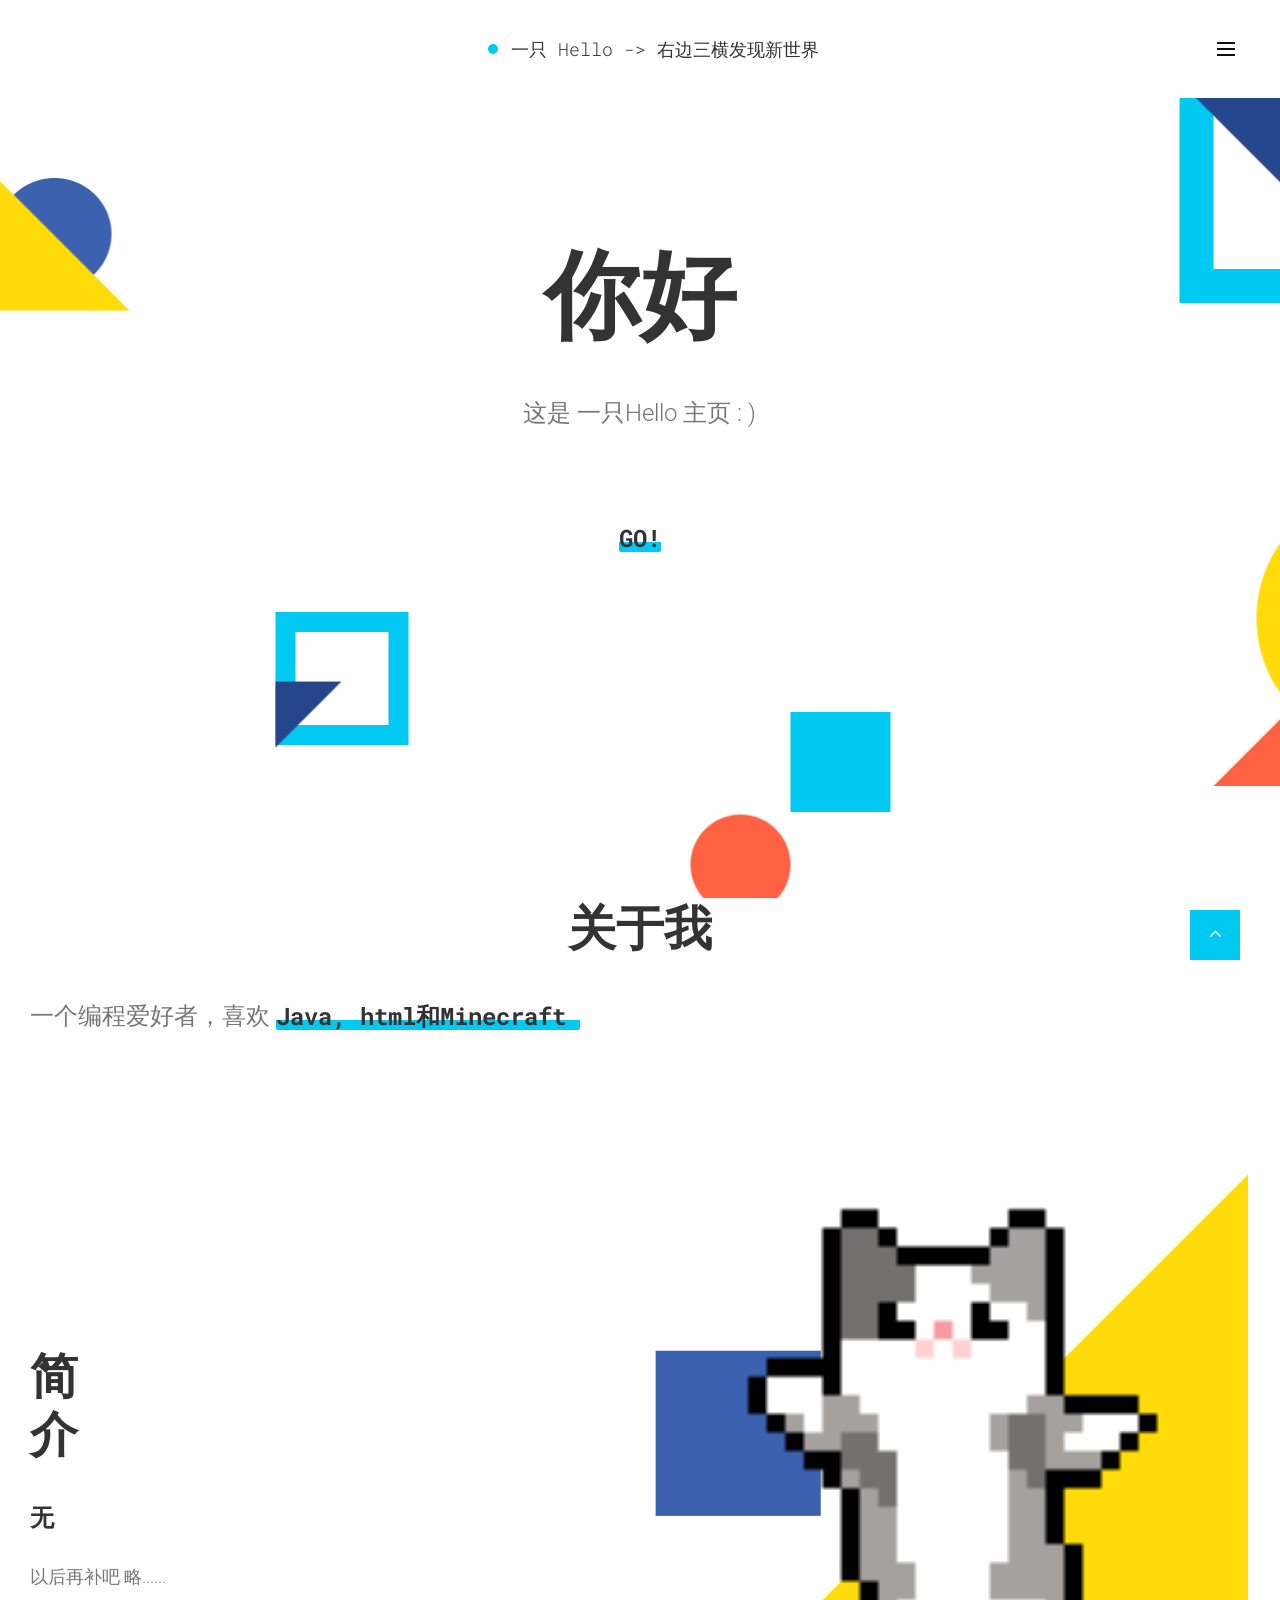
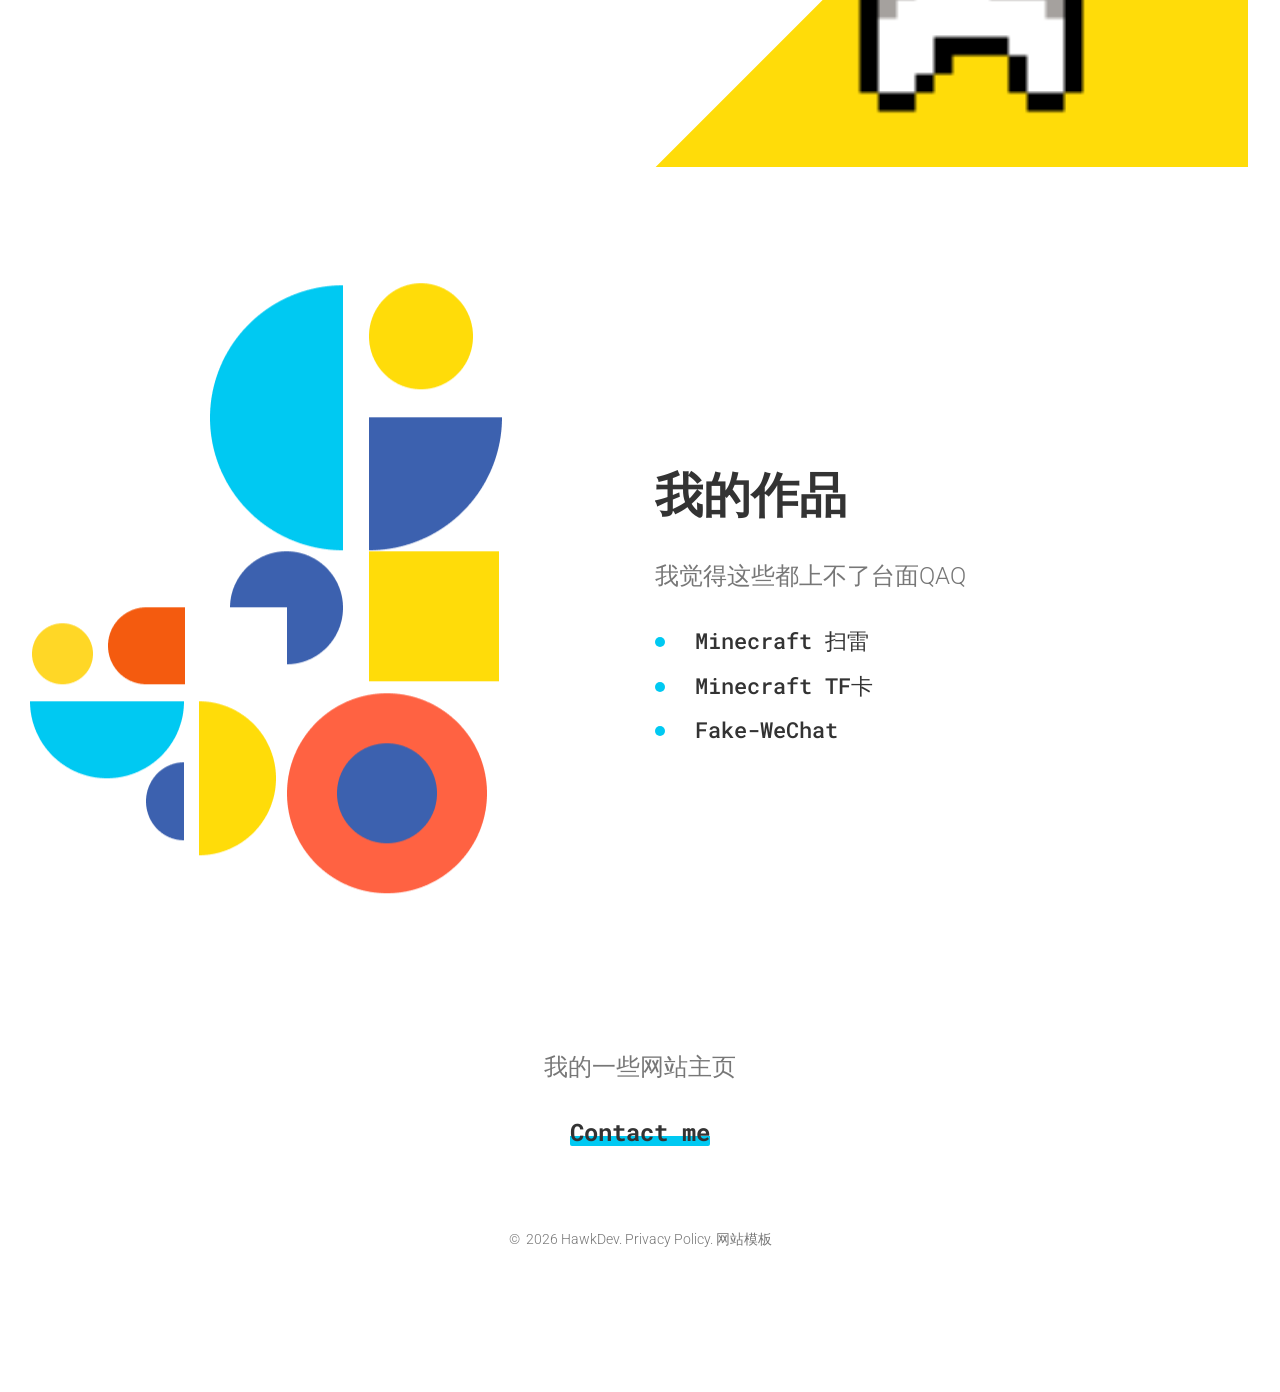
<file: index.html>
<!DOCTYPE html>
<html class="wide wow-animation" lang="zh-cn">
  <head>
    <title>Home</title>
    <meta charset="utf-8">
    <meta name="viewport" content="width=device-width, height=device-height, initial-scale=1.0">
    <meta http-equiv="X-UA-Compatible" content="IE=edge">
    <link rel="icon" href="images/favicon.ico" type="image/x-icon">
    <link rel="stylesheet" type="text/css" href="https://fonts.googleapis.com/css?family=Roboto+Mono:400,500,700%7CRoboto:300,400,500%7CWork+Sans:400,700&amp;display=swap">
    <link rel="stylesheet" href="css/bootstrap.css">
    <link rel="stylesheet" href="css/fonts.css">
    <link rel="stylesheet" href="css/style.css">
    <style>.ie-panel{display: none;background: #212121;padding: 10px 0;box-shadow: 3px 3px 5px 0 rgba(0,0,0,.3);clear: both;text-align:center;position: relative;z-index: 1;} html.ie-10 .ie-panel, html.lt-ie-10 .ie-panel {display: block;}</style>
  </head>
  <body>
    <div class="preloader">
      <div class="preloader-body">
        <div class="cssload-container">
          <div class="cssload-speeding-wheel"></div>
        </div>
        <p>加载中......</p>
        <a>(如果加载时间大于 5 秒  即为出现bug 刷新解决)</a>
      </div>
    </div>
    <div class="page">
      <header class="section page-header">
        <!--RD Navbar-->
        <div class="rd-navbar-wrap"> 
          <nav class="rd-navbar rd-navbar-classic" data-layout="rd-navbar-mode" data-xs-layout="rd-navbar-mode" data-sm-layout="rd-navbar-mode" data-md-layout="rd-navbar-mode" data-md-device-layout="rd-navbar-mode" data-lg-layout="rd-navbar-mode" data-lg-device-layout="rd-navbar-mode" data-xl-layout="rd-navbar-mode" data-xxl-layout="rd-navbar-mode" data-xl-device-layout="rd-navbar-mode" data-lg-stick-up-offset="46px" data-xl-stick-up-offset="46px" data-xxl-stick-up-offset="46px" data-lg-stick-up="true" data-xl-stick-up="true" data-xxl-stick-up="true">
            <div class="rd-navbar-main-outer">
              <div class="rd-navbar-main">
                <!--RD Navbar Panel-->
                <div class="rd-navbar-panel">
                  <!--RD Navbar Brand-->
                  <div class="rd-navbar-brand">
                    <!--Brand--><a class="brand" href="index.html"><img class="brand-logo-dark" src="images/logo-default-76x22.svg" alt="" width="76" height="22"/><img class="brand-logo-light" src="images/logo-default-76x22.svg" alt="" width="76" height="22"/></a>
                  </div>
                  <div class="rd-navbar-center">
                    <p>一只 Hello    -> 右边三横发现新世界</p>
                  </div>
                  <!--RD Navbar Toggle-->
                  <button class="rd-navbar-toggle" data-rd-navbar-toggle=".rd-navbar-nav-wrap"><span></span></button>
                  <div class="rd-navbar-nav-wrap">
                    <ul class="rd-navbar-nav">
                      <li class="rd-nav-item active"><a class="rd-nav-link" href="index.html">主页</a>
                      </li>
                      
                      <li class="rd-nav-item"><a class="rd-nav-link" href="contacts.html">作品下载连接</a>
                      </li>

                      <li class="rd-nav-item"><a class="rd-nav-link" href="tool.html">小工具 & 小游戏(制作中)</a>
                      </li>
                    </ul>
                  </div>
                </div>
              </div>
            </div>
          </nav>
        </div>
      </header>
      <section class="section bg-white section-collapse section-single">
        <div class="section-single-decore">
          <div class="section-single-decore-item" style="background-image: url(&quot;images/bg-decorate-1.png&quot;)" data-parallax='{"rate":50}'></div>
          <div class="section-single-decore-item" style="background-image: url(&quot;images/bg-decorate-2.png&quot;)" data-parallax='{"rate":-50}'></div>
        </div>
        <div class="section-single-inner">
          <div class="section-xl">
            <div class="container text-center">
              <div class="row justify-content-center">
                <div class="col-md-10 col-lg-9 col-xl-8 wow fadeInUp" data-wow-delay=".1s">
                  <h1>你好</h1>
                  <p>这是 一只Hello 主页 : )</p><a class="button button-link" href="#"><span>GO!</span></a>
                </div>
              </div>
            </div>
          </div>
        </div>
      </section>
      <!-- section about-->
      <section class="section section-xl bg-white section-collapse">
        <div class="container">
          <h2 class="text-center">关于我</h2>
          <div class="row row-30">
            <div class="col-md-6">
              <p>一个编程爱好者，喜欢 <a class="button button-link" href="#"><span>Java, html和Minecraft</span>.</a>
            </p>
            </div>
          </div>
        </div>
      </section>
      <!-- section history-->
      <section class="section section-xl section-collapse bg-white">
        <div class="container">
          <div class="row row-50 align-items-center">
            <div class="col-md-6 wow fadeInLeft">
              <h2>简<br>介</h2>
              <div class="history-item">
                <h4>无</h4>
              </div>
              <div class="history-item">
                <div class="history-date">以后再补吧  略......</div>
              </div>
            </div>
            <div class="col-md-6">
              <div class="box-animate block-md">
                <div class="image-block"><img class="wow fadeInLeft image-decore-1" src="images/decorate-1-166x166.png" alt="" width="166" height="166"/><img class="wow fadeInRight image-decore-2" src="images/decorate-2-593x593.png" alt="" width="593" height="593" data-wow-delay="0.15"/><img class="wow fadeIn image-main" src="images/history-1-631x705.png" alt="" width="631" height="705" data-wow-delay="0.25"/>
                </div>
              </div>
            </div>
          </div>
        </div>
      </section>
      <section class="section section-xl section-collapse bg-white">
        <div class="container">
          <div class="row row-30 justify-content-between align-items-center">
            <div class="col-md-6 col-xl-5"><img class="wow fadeInLeft" src="images/img-awards-1-472x610.png" alt="" width="472" height="610" data-parallax='{"rate":-50}'/>
            </div>
            <div class="col-md-6">
              <div class="box-animate">
                <h2 class="wow fadeInRight">我的作品</h2>
                <p class="wow fadeInRight" data-wow-delay=".2s">我觉得这些都上不了台面QAQ</p>
                <ul class="list-marked wow fadeInRight" data-wow-delay=".4s">
                  <li>Minecraft 扫雷</li>
                  <li>Minecraft TF卡</li>
                  <li>Fake-WeChat</li>
                </ul>
              </div>
            </div>
          </div>
        </div>
      </section>
      <footer class="section footer-classic section-collapse">
        <div class="container">
          <div class="row justify-content-center">
            <div class="col-md-9 col-xl-7 col-xl-6">
              <p>我的一些网站主页</p><a class="button button-link" href="contacts.html"><span>Contact me</span></a>
              </p>
            </div>
          </div>
          <p class="rights"><span>&copy;&nbsp; </span><span class="copyright-year"></span><span>&nbsp;</span><span>HawkDev</span><span>.&nbsp;</span><a href="privacy-policy.html">Privacy Policy</a>. <a target="_blank" href="https://www.mobanwang.com/" title="网站模板">网站模板</a></p>
        </div>
      </footer>
    </div>
    <div class="snackbars" id="form-output-global"> </div>
    <script src="js/core.min.js"></script>
    <script src="js/script.js"></script>
  </body>
</html>
</file>
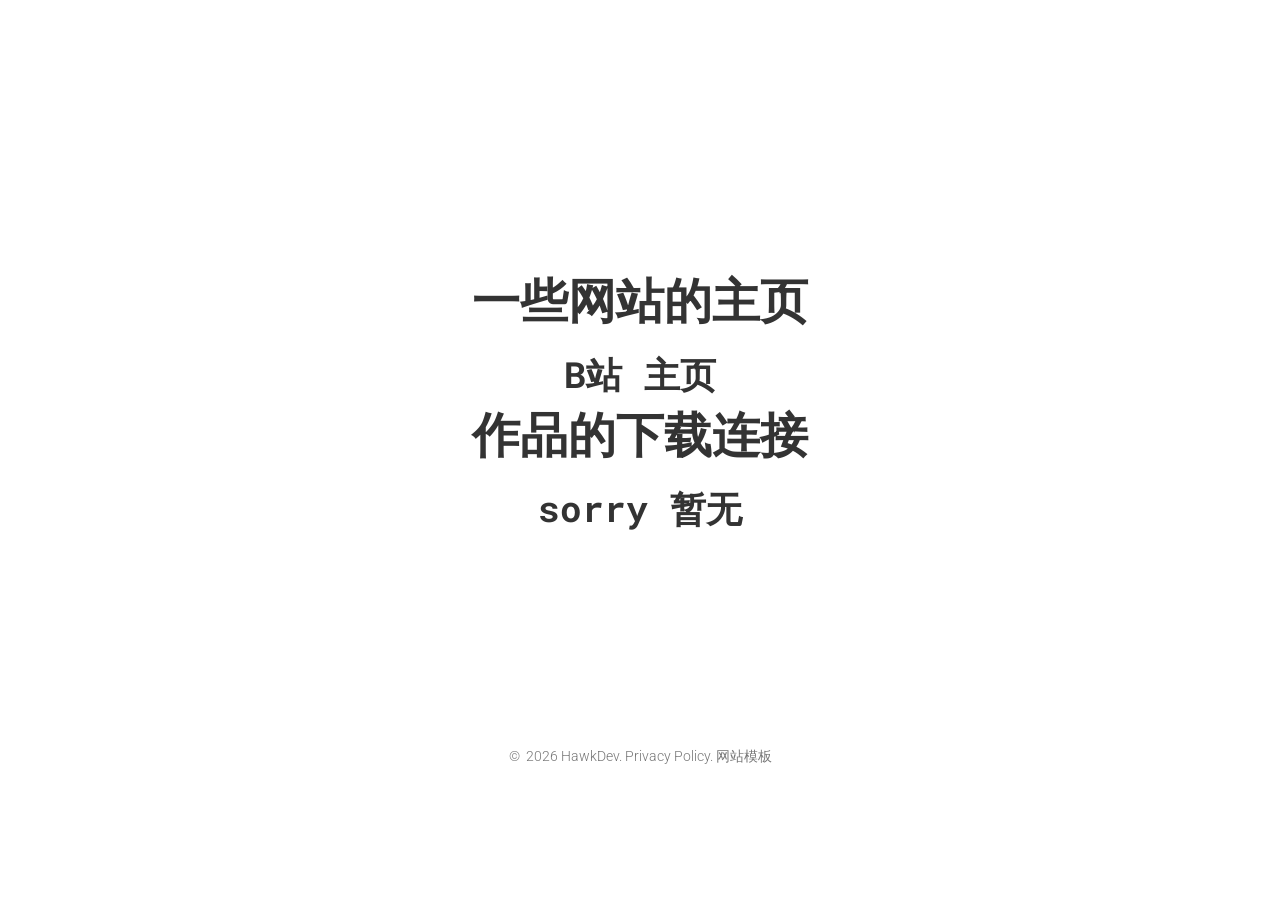
<file: contacts.html>
<!DOCTYPE html>
<html class="wide wow-animation" lang="en">
  <head>
    <title>Contacts</title>
    <meta charset="utf-8">
    <meta name="viewport" content="width=device-width, height=device-height, initial-scale=1.0">
    <meta http-equiv="X-UA-Compatible" content="IE=edge">
    <link rel="icon" href="images/favicon.ico" type="image/x-icon">
    <link rel="stylesheet" type="text/css" href="https://fonts.googleapis.com/css?family=Roboto+Mono:400,500,700%7CRoboto:300,400,500%7CWork+Sans:400,700&amp;display=swap">
    <link rel="stylesheet" href="css/bootstrap.css">
    <link rel="stylesheet" href="css/fonts.css">
    <link rel="stylesheet" href="css/style.css">
    <style>.ie-panel{display: none;background: #212121;padding: 10px 0;box-shadow: 3px 3px 5px 0 rgba(0,0,0,.3);clear: both;text-align:center;position: relative;z-index: 1;} html.ie-10 .ie-panel, html.lt-ie-10 .ie-panel {display: block;}</style>
  </head>
  <body>
    <div class="ie-panel"><a href="http://windows.microsoft.com/en-US/internet-explorer/"><img src="images/ie8-panel/warning_bar_0000_us.jpg" height="42" width="820" alt="You are using an outdated browser. For a faster, safer browsing experience, upgrade for free today."></a></div>
    <div class="preloader">
      <div class="preloader-body">
        <div class="cssload-container">
          <div class="cssload-speeding-wheel"></div>
        </div>
        <p>QAQ</p>
      </div>
    </div>
    <div class="page">
      <header class="section page-header">
        <!--RD Navbar-->
        <div class="rd-navbar-wrap"> 
          <nav class="rd-navbar rd-navbar-classic" data-layout="rd-navbar-mode" data-xs-layout="rd-navbar-mode" data-sm-layout="rd-navbar-mode" data-md-layout="rd-navbar-mode" data-md-device-layout="rd-navbar-mode" data-lg-layout="rd-navbar-mode" data-lg-device-layout="rd-navbar-mode" data-xl-layout="rd-navbar-mode" data-xxl-layout="rd-navbar-mode" data-xl-device-layout="rd-navbar-mode" data-lg-stick-up-offset="46px" data-xl-stick-up-offset="46px" data-xxl-stick-up-offset="46px" data-lg-stick-up="true" data-xl-stick-up="true" data-xxl-stick-up="true">
            <div class="rd-navbar-main-outer">
              <div class="rd-navbar-main">
                <!--RD Navbar Panel-->
                <div class="rd-navbar-panel">
                  <!--RD Navbar Brand-->
                  <div class="rd-navbar-brand">
                    <!--Brand--><a class="brand" href="index.html"><img class="brand-logo-dark" src="images/logo-default-76x22.svg" alt="" width="76" height="22"/><img class="brand-logo-light" src="images/logo-default-76x22.svg" alt="" width="76" height="22"/></a>
                  </div>
                 
                </div>
              </div>
            </div>
          </nav>
        </div>
      </header>
      <!--Mailform-->
      <section class="section bg-white section-custom section-collapse">
        <div class="container">
          <div class="box-contact-info">
            <h2>一些网站的主页</h2>
            <div class="contact-info-phone">
              <a href="https://space.bilibili.com/355829794">B站 主页</a>
            </div>
          </div>
          <div class="box-contact-info">
            <h2>作品的下载连接</h2>
            <div class="contact-info-phone">
              <a href="#">sorry 暂无</a>
            </div>
          </div>
        </div>
      </section>
      <footer class="section section-xl bg-white section-collapse text-center">
        <div class="container">
          <p class="rights"><span>&copy;&nbsp; </span><span class="copyright-year"></span><span>&nbsp;</span><span>HawkDev</span><span>.&nbsp;</span><a href="privacy-policy.html">Privacy Policy</a>. <a target="_blank" href="https://www.mobanwang.com/" title="网站模板">网站模板</a></p>
        </div>
      </footer>
    </div>
    <div class="snackbars" id="form-output-global"> </div>
    <script src="js/core.min.js"></script>
    <script src="js/script.js"></script>
  </body>
</html>
</file>
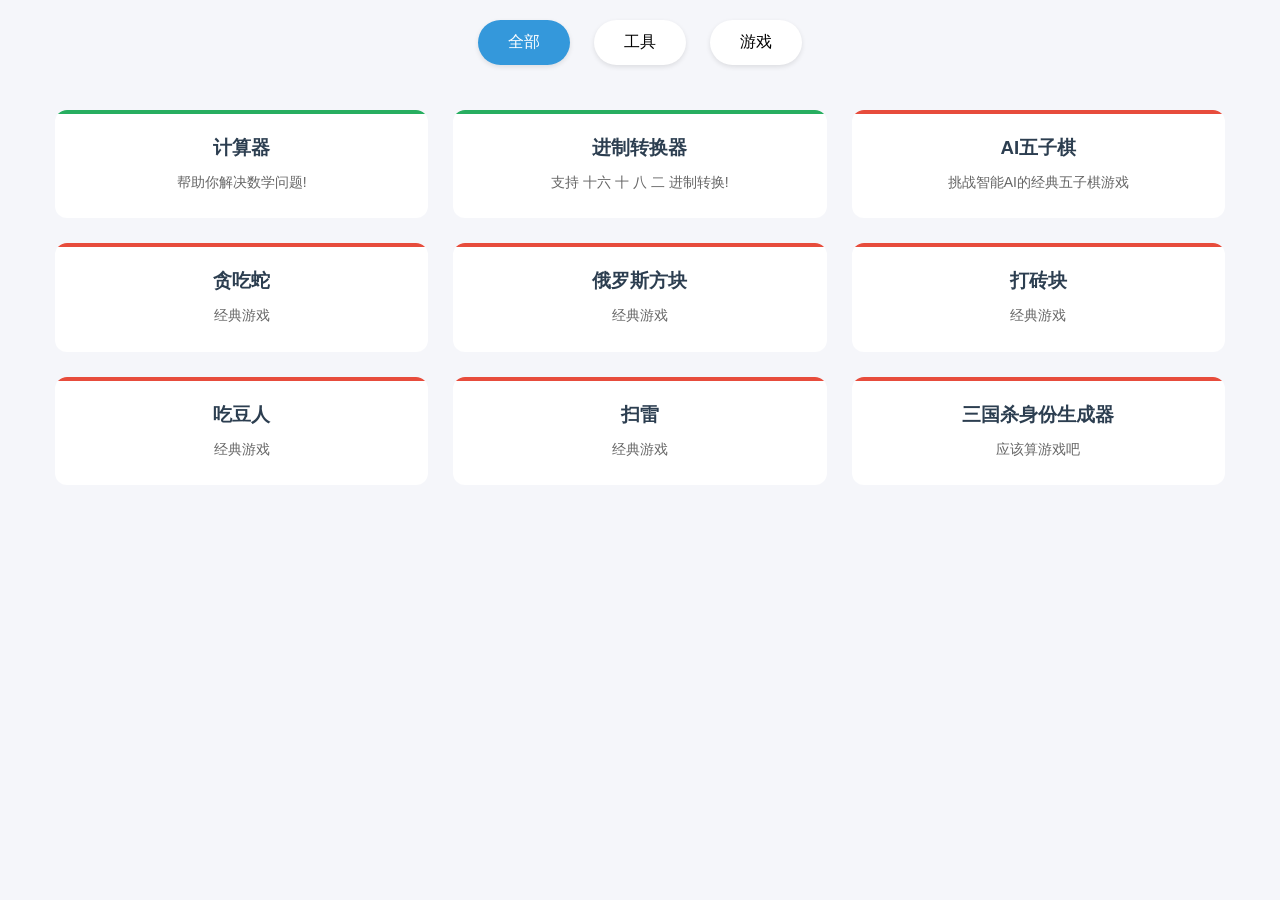
<file: tool.html>
<!DOCTYPE html>
<html lang="zh-CN">
<head>
    <meta charset="UTF-8">
    <title>工具与游戏</title>
    <style>
        :root {
            --primary-color: #2c3e50;
            --secondary-color: #3498db;
            --game-color: #e74c3c;
            --tool-color: #27ae60;
        }

        body {
            font-family: 'Segoe UI', Arial, sans-serif;
            margin: 0;
            padding: 20px;
            background-color: #f5f6fa;
        }

        .container {
            max-width: 1200px;
            margin: 0 auto;
        }

        .category-tabs {
            text-align: center;
            margin-bottom: 30px;
        }

        .tab-button {
            padding: 12px 30px;
            margin: 0 10px;
            border: none;
            border-radius: 25px;
            background: #fff;
            cursor: pointer;
            font-size: 16px;
            transition: all 0.3s ease;
            box-shadow: 0 2px 5px rgba(0,0,0,0.1);
        }

        .tab-button.active {
            background: var(--secondary-color);
            color: white;
        }

        .grid-container {
            display: grid;
            grid-template-columns: repeat(auto-fill, minmax(280px, 1fr));
            gap: 25px;
            padding: 15px;
        }

        .card {
            background: white;
            border-radius: 12px;
            padding: 25px;
            text-align: center;
            cursor: pointer;
            transition: transform 0.3s ease, box-shadow 0.3s ease;
            position: relative;
            overflow: hidden;
        }

        .card:hover {
            transform: translateY(-5px);
            box-shadow: 0 8px 20px rgba(0,0,0,0.12);
        }

        .card::before {
            content: '';
            position: absolute;
            top: 0;
            left: 0;
            width: 100%;
            height: 4px;
            background: var(--secondary-color);
        }

        .card.tool::before {
            background: var(--tool-color);
        }

        .card.game::before {
            background: var(--game-color);
        }

        .card-icon {
            font-size: 40px;
            margin-bottom: 15px;
            color: var(--primary-color);
        }

        .card h3 {
            margin: 0 0 10px;
            color: var(--primary-color);
        }

        .card p {
            color: #666;
            font-size: 14px;
            line-height: 1.6;
            margin: 0;
        }

        @media (max-width: 768px) {
            .grid-container {
                grid-template-columns: 1fr;
            }
            
            .tab-button {
                display: block;
                width: 100%;
                margin: 10px 0;
            }
        }
    </style>
    <!-- 引入Font Awesome图标 -->
    <link rel="stylesheet" href="https://cdnjs.cloudflare.com/ajax/libs/font-awesome/6.0.0/css/all.min.css">
</head>
<body>
    <div class="container">
        <div class="category-tabs">
            <button class="tab-button active" onclick="filterSelection('all')">全部</button>
            <button class="tab-button" onclick="filterSelection('tool')">工具</button>
            <button class="tab-button" onclick="filterSelection('game')">游戏</button>
        </div>

        <div class="grid-container" id="grid">
            <!-- 工具类 -->
            <div class="card tool" onclick="location.href='tools/calculator'">
                <h3>计算器</h3>
                <p>帮助你解决数学问题!</p>
            </div>

            <div class="card tool" onclick="location.href='tools/plus_calculator'">
                <h3>进制转换器</h3>
                <p>支持 十六  十  八  二 进制转换!</p>
            </div>

            <!-- 游戏类 -->
            <div class="card game" onclick="location.href='games/wzq'">
                <h3>AI五子棋</h3>
                <p>挑战智能AI的经典五子棋游戏</p>
            </div>

            <div class="card game" onclick="location.href='games/tcs'">
                <h3>贪吃蛇</h3>
                <p>经典游戏</p>
            </div>

            <div class="card game" onclick="location.href='games/elsfk'">
                <h3>俄罗斯方块</h3>
                <p>经典游戏</p>
            </div>

            <div class="card game" onclick="location.href='games/dzk'">
                <h3>打砖块</h3>
                <p>经典游戏</p>
            </div>

            <div class="card game" onclick="location.href='games/cdr'">
                <h3>吃豆人</h3>
                <p>经典游戏</p>
            </div>

             <div class="card game" onclick="location.href='games/sl'">
                <h3>扫雷</h3>
                <p>经典游戏</p>
            </div>

            <div class="card game" onclick="location.href='games/sgs'">
                <h3>三国杀身份生成器</h3>
                <p>应该算游戏吧</p>
            </div>
            
            <!-- 更多卡片... -->
        </div>
    </div>

    <script>
        // 分类过滤功能
        function filterSelection(category) {
            const cards = document.querySelectorAll('.card');
            const tabs = document.querySelectorAll('.tab-button');
            
            // 更新标签状态
            tabs.forEach(tab => {
                tab.classList.remove('active');
                if (tab.textContent.includes(category === 'all' ? '全部' : 
                                              category === 'tool' ? '工具' : '游戏')) {
                    tab.classList.add('active');
                }
            });

            // 过滤卡片显示
            cards.forEach(card => {
                const shouldShow = category === 'all' || 
                                 (category === 'tool' && card.classList.contains('tool')) ||
                                 (category === 'game' && card.classList.contains('game'));
                card.style.display = shouldShow ? 'block' : 'none';
            });
        }

        // 卡片点击效果
        document.querySelectorAll('.card').forEach(card => {
            card.addEventListener('click', function() {
                this.style.transform = 'scale(0.95)';
                setTimeout(() => {
                    this.style.transform = '';
                }, 200);
            });
        });
    </script>
</body>
</html>
</file>
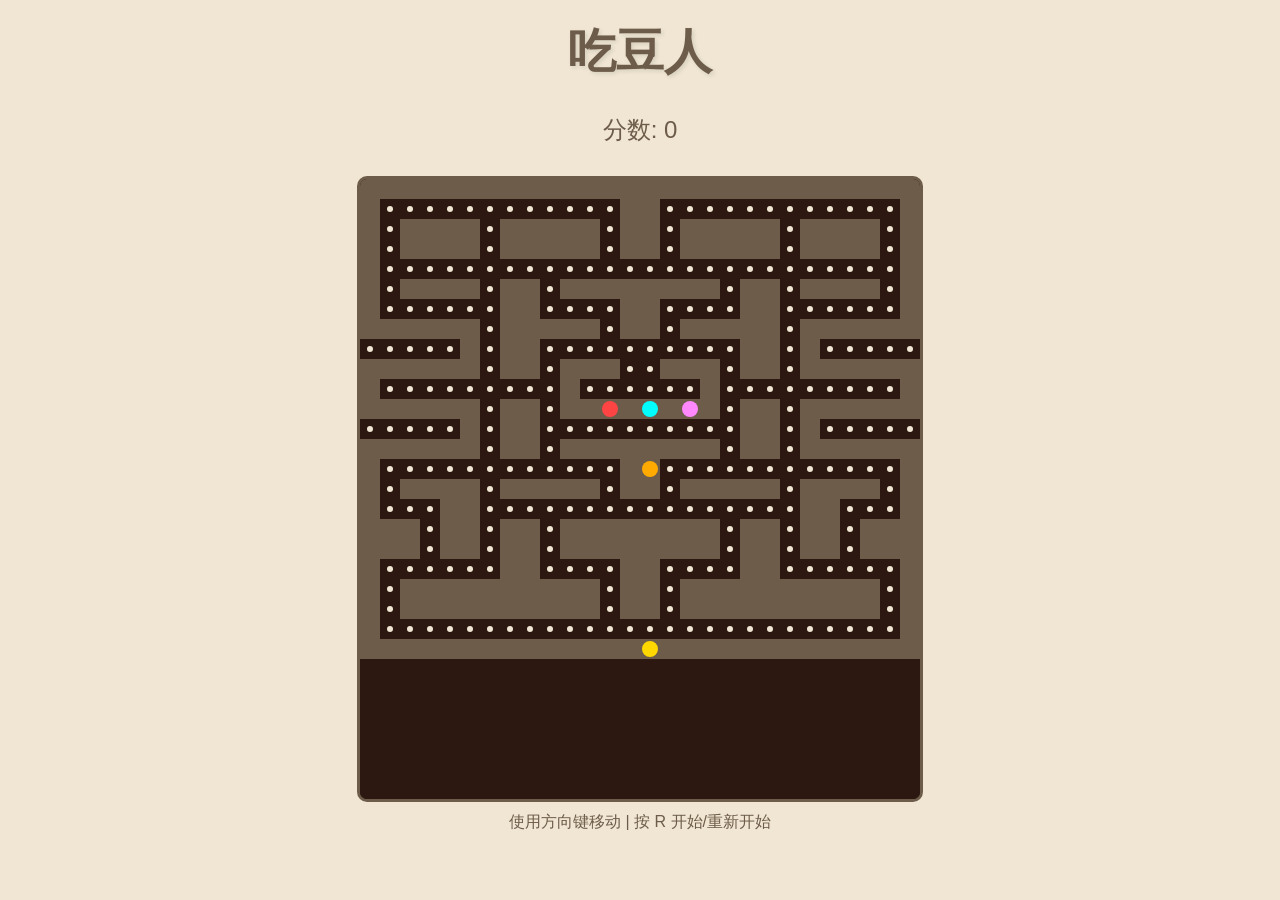
<file: games/cdr.html>
<!DOCTYPE html>
<html>
<head>
    <title>吃豆人</title>
    <style>
        body {
            display: flex;
            flex-direction: column;
            align-items: center;
            background-color: #f0e6d3;
            margin: 0;
            min-height: 100vh;
            font-family: 'Arial', sans-serif;
        }

        #game {
            border: 3px solid #6d5c4a;
            border-radius: 10px;
            background-color: #2c1810;
            margin-top: 20px;
        }

        .title {
            color: #6d5c4a;
            font-size: 3em;
            margin: 20px 0;
            text-shadow: 2px 2px 4px rgba(0,0,0,0.1);
        }

        #score {
            color: #6d5c4a;
            font-size: 1.5em;
            margin: 10px 0;
        }

        .instructions {
            color: #6d5c4a;
            text-align: center;
            margin: 10px;
        }
    </style>
</head>
<body>
    <h1 class="title">吃豆人</h1>
    <div id="score">分数: 0</div>
    <canvas id="game" width="560" height="620"></canvas>
    <p class="instructions">使用方向键移动 | 按 R 开始/重新开始</p>

    <script>
        class Game {
            constructor() {
                this.canvas = document.getElementById('game');
                this.ctx = this.canvas.getContext('2d');
                this.cellSize = 20;
                this.moveInterval = 150;
                this.lastMoveTime = 0;
                
                this.pacman = {
                    x: 14,
                    y: 23,
                    dir: 0,
                    mouth: 0
                };
                
                this.ghosts = [
                    { x: 12, y: 11, dir: 0, color: '#ff4444' },
                    { x: 14, y: 11, dir: 0, color: '#00ffff' },
                    { x: 16, y: 11, dir: 0, color: '#ff88ff' },
                    { x: 14, y: 14, dir: 0, color: '#ffaa00' }
                ];
                
                this.score = 0;
                this.gameRunning = false;
                this.gameOver = false;
                
                this.map = [
                    [1,1,1,1,1,1,1,1,1,1,1,1,1,1,1,1,1,1,1,1,1,1,1,1,1,1,1,1],
                    [1,0,0,0,0,0,0,0,0,0,0,0,0,1,1,0,0,0,0,0,0,0,0,0,0,0,0,1],
                    [1,0,1,1,1,1,0,1,1,1,1,1,0,1,1,0,1,1,1,1,1,0,1,1,1,1,0,1],
                    [1,0,1,1,1,1,0,1,1,1,1,1,0,1,1,0,1,1,1,1,1,0,1,1,1,1,0,1],
                    [1,0,0,0,0,0,0,0,0,0,0,0,0,0,0,0,0,0,0,0,0,0,0,0,0,0,0,1],
                    [1,0,1,1,1,1,0,1,1,0,1,1,1,1,1,1,1,1,0,1,1,0,1,1,1,1,0,1],
                    [1,0,0,0,0,0,0,1,1,0,0,0,0,1,1,0,0,0,0,1,1,0,0,0,0,0,0,1],
                    [1,1,1,1,1,1,0,1,1,1,1,1,0,1,1,0,1,1,1,1,1,0,1,1,1,1,1,1],
                    [0,0,0,0,0,1,0,1,1,0,0,0,0,0,0,0,0,0,0,1,1,0,1,0,0,0,0,0],
                    [1,1,1,1,1,1,0,1,1,0,1,1,1,0,0,1,1,1,0,1,1,0,1,1,1,1,1,1],
                    [1,0,0,0,0,0,0,0,0,0,1,0,0,0,0,0,0,1,0,0,0,0,0,0,0,0,0,1],
                    [1,1,1,1,1,1,0,1,1,0,1,1,1,1,1,1,1,1,0,1,1,0,1,1,1,1,1,1],
                    [0,0,0,0,0,1,0,1,1,0,0,0,0,0,0,0,0,0,0,1,1,0,1,0,0,0,0,0],
                    [1,1,1,1,1,1,0,1,1,0,1,1,1,1,1,1,1,1,0,1,1,0,1,1,1,1,1,1],
                    [1,0,0,0,0,0,0,0,0,0,0,0,0,1,1,0,0,0,0,0,0,0,0,0,0,0,0,1],
                    [1,0,1,1,1,1,0,1,1,1,1,1,0,1,1,0,1,1,1,1,1,0,1,1,1,1,0,1],
                    [1,0,0,0,1,1,0,0,0,0,0,0,0,0,0,0,0,0,0,0,0,0,1,1,0,0,0,1],
                    [1,1,1,0,1,1,0,1,1,0,1,1,1,1,1,1,1,1,0,1,1,0,1,1,0,1,1,1],
                    [1,1,1,0,1,1,0,1,1,0,1,1,1,1,1,1,1,1,0,1,1,0,1,1,0,1,1,1],
                    [1,0,0,0,0,0,0,1,1,0,0,0,0,1,1,0,0,0,0,1,1,0,0,0,0,0,0,1],
                    [1,0,1,1,1,1,1,1,1,1,1,1,0,1,1,0,1,1,1,1,1,1,1,1,1,1,0,1],
                    [1,0,1,1,1,1,1,1,1,1,1,1,0,1,1,0,1,1,1,1,1,1,1,1,1,1,0,1],
                    [1,0,0,0,0,0,0,0,0,0,0,0,0,0,0,0,0,0,0,0,0,0,0,0,0,0,0,1],
                    [1,1,1,1,1,1,1,1,1,1,1,1,1,1,1,1,1,1,1,1,1,1,1,1,1,1,1,1]
                ];

                this.init();
            }

            init() {
                document.addEventListener('keydown', (e) => this.handleInput(e));
                requestAnimationFrame((timestamp) => this.gameLoop(timestamp));
            }

            handleInput(e) {
                if (e.key.toLowerCase() === 'r') {
                    this.resetGame();
                    return;
                }

                if (!this.gameRunning || this.gameOver) return;

                const dirMap = { 
                    ArrowUp: 1, 
                    ArrowDown: 2, 
                    ArrowLeft: 3, 
                    ArrowRight: 4 
                };
                this.pacman.dir = dirMap[e.key] || this.pacman.dir;
            }

            resetGame() {
                this.pacman = { x: 14, y: 23, dir: 0, mouth: 0 };
                this.ghosts = [
                    { x: 12, y: 11, dir: 0, color: '#ff4444' },
                    { x: 14, y: 11, dir: 0, color: '#00ffff' },
                    { x: 16, y: 11, dir: 0, color: '#ff88ff' },
                    { x: 14, y: 14, dir: 0, color: '#ffaa00' }
                ];
                this.score = 0;
                this.gameRunning = true;
                this.gameOver = false;
                this.lastMoveTime = 0;
                document.getElementById('score').textContent = 'SCORE: 0';
            }

            gameLoop(timestamp) {
                if (this.gameRunning && !this.gameOver) {
                    this.update(timestamp);
                }
                this.draw();
                requestAnimationFrame((ts) => this.gameLoop(ts));
            }

            update(timestamp) {
                if (!this.lastMoveTime) this.lastMoveTime = timestamp;
                const delta = timestamp - this.lastMoveTime;

                if (delta > this.moveInterval) {
                    // Pacman移动
                    let newX = this.pacman.x;
                    let newY = this.pacman.y;
                    
                    switch(this.pacman.dir) {
                        case 1: newY--; break;
                        case 2: newY++; break;
                        case 3: newX--; break;
                        case 4: newX++; break;
                    }

                    if (this.map[newY][newX] !== 1) {
                        this.pacman.x = newX;
                        this.pacman.y = newY;
                        if (this.map[this.pacman.y][this.pacman.x] === 0) {
                            this.score += 10;
                            this.map[this.pacman.y][this.pacman.x] = 2;
                            document.getElementById('score').textContent = `SCORE: ${this.score}`;
                        }
                    }

                    // 幽灵移动
                    this.ghosts.forEach(ghost => {
                        const directions = [ 
                            {x:0,y:-1}, {x:0,y:1}, 
                            {x:-1,y:0}, {x:1,y:0} 
                        ];
                        
                        const validDirs = directions.filter(dir => {
                            return this.map[ghost.y + dir.y][ghost.x + dir.x] !== 1;
                        });

                        if (validDirs.length > 0) {
                            const randomDir = validDirs[Math.floor(Math.random() * validDirs.length)];
                            ghost.x += randomDir.x;
                            ghost.y += randomDir.y;
                        }
                    });

                    this.lastMoveTime = timestamp;
                }

                // 碰撞检测
                this.gameOver = this.ghosts.some(ghost => 
                    Math.abs(this.pacman.x - ghost.x) < 1 && 
                    Math.abs(this.pacman.y - ghost.y) < 1
                );

                this.pacman.mouth = (this.pacman.mouth + 0.2) % 2;
            }

            draw() {
                this.ctx.fillStyle = '#2c1810';
                this.ctx.fillRect(0, 0, this.canvas.width, this.canvas.height);

                // 绘制地图
                for (let y = 0; y < this.map.length; y++) {
                    for (let x = 0; x < this.map[y].length; x++) {
                        if (this.map[y][x] === 1) {
                            this.ctx.fillStyle = '#6d5c4a';
                            this.ctx.fillRect(x * this.cellSize, y * this.cellSize, this.cellSize, this.cellSize);
                        } else if (this.map[y][x] === 0) {
                            this.ctx.fillStyle = '#f0e6d3';
                            this.ctx.beginPath();
                            this.ctx.arc(
                                x * this.cellSize + this.cellSize/2,
                                y * this.cellSize + this.cellSize/2,
                                3, 0, Math.PI * 2
                            );
                            this.ctx.fill();
                        }
                    }
                }

                // 绘制Pacman
                this.ctx.fillStyle = '#ffd700';
                this.ctx.beginPath();
                const angle = this.pacman.mouth > 1 ? 
                    [0.2 + (2 - this.pacman.mouth) * 0.5, 1.8 - (2 - this.pacman.mouth) * 0.5] :
                    [this.pacman.mouth * 0.5, 2 - this.pacman.mouth * 0.5];
                
                this.ctx.arc(
                    this.pacman.x * this.cellSize + this.cellSize/2,
                    this.pacman.y * this.cellSize + this.cellSize/2,
                    this.cellSize/2 - 2,
                    Math.PI * angle[0],
                    Math.PI * angle[1]
                );
                this.ctx.lineTo(
                    this.pacman.x * this.cellSize + this.cellSize/2,
                    this.pacman.y * this.cellSize + this.cellSize/2
                );
                this.ctx.fill();

                // 绘制幽灵
                this.ghosts.forEach(ghost => {
                    this.ctx.fillStyle = ghost.color;
                    this.ctx.beginPath();
                    this.ctx.arc(
                        ghost.x * this.cellSize + this.cellSize/2,
                        ghost.y * this.cellSize + this.cellSize/2,
                        this.cellSize/2 - 2,
                        0, Math.PI * 2
                    );
                    this.ctx.fill();
                });

                // 游戏结束画面
                if (this.gameOver) {
                    this.ctx.fillStyle = 'rgba(0, 0, 0, 0.7)';
                    this.ctx.fillRect(0, 0, this.canvas.width, this.canvas.height);
                    this.ctx.fillStyle = 'white';
                    this.ctx.font = '48px Arial';
                    this.ctx.textAlign = 'center';
                    this.ctx.fillText('GAME OVER', this.canvas.width/2, this.canvas.height/2);
                }
            }
        }

        document.addEventListener('DOMContentLoaded', () => {
            new Game();
        });
    </script>
</body>
</html>
</file>
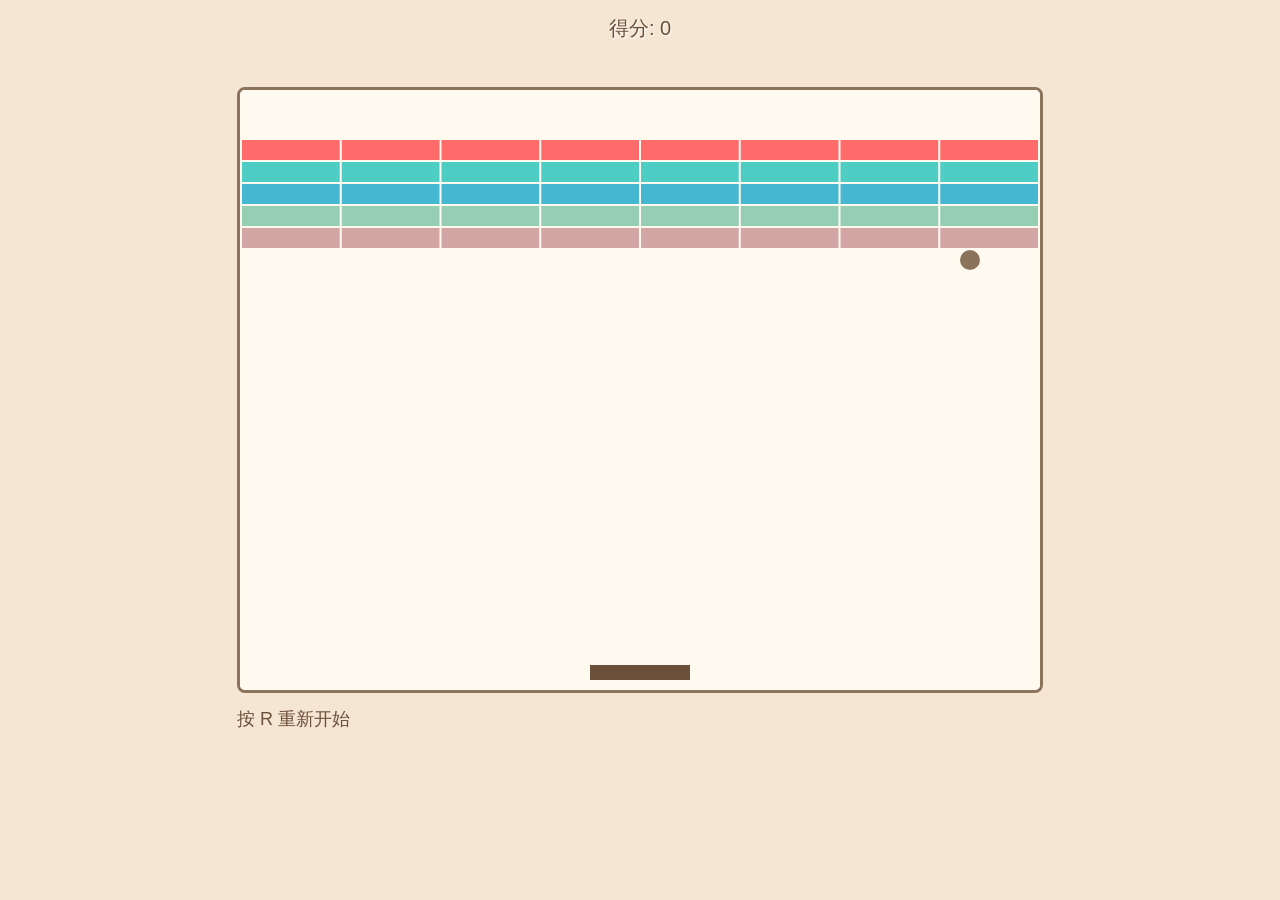
<file: games/dzk.html>
<!DOCTYPE html>
<html>
<head>
    <title>Modern Breakout</title>
    <style>
        body {
            background-color: #f5e6d3;
            display: flex;
            flex-direction: column;
            align-items: center;
            margin: 0;
            min-height: 100vh;
            font-family: Arial, sans-serif;
        }

        #gameContainer {
            position: relative;
            margin-top: 30px;
        }

        #gameCanvas {
            border: 3px solid #8b735b;
            border-radius: 8px;
            background-color: #fffaf0;
        }

        #infoPanel {
            color: #6b4f3a;
            font-size: 20px;
            margin: 15px 0;
            text-shadow: 1px 1px 2px white;
        }

        .game-over {
            position: absolute;
            top: 50%;
            left: 50%;
            transform: translate(-50%, -50%);
            color: #8b0000;
            font-size: 48px;
            font-weight: bold;
            text-shadow: 2px 2px 4px white;
            display: none;
        }

        .restart-prompt {
            color: #6b4f3a;
            font-size: 18px;
            margin-top: 10px;
        }
    </style>
</head>
<body>
    <div id="infoPanel">得分: <span id="score">0</span></div>
    <div id="gameContainer">
        <canvas id="gameCanvas" width="800" height="600"></canvas>
        <div class="game-over">游戏结束!</div>
        <div class="restart-prompt">按 R 重新开始</div>
    </div>

<script>
const canvas = document.getElementById('gameCanvas');
const ctx = canvas.getContext('2d');
const scoreElement = document.getElementById('score');
const gameOverElement = document.querySelector('.game-over');

// 游戏参数
const PADDLE_WIDTH = 100;
const PADDLE_HEIGHT = 15;
const BALL_SIZE = 10;
const BRICK_ROWS = 5;
const BRICK_COLUMNS = 8;
const BRICK_GAP = 2;

// 颜色配置
const COLORS = ['#FF6B6B', '#4ECDC4', '#45B7D1', '#96CEB4', '#D4A5A5'];

// 游戏状态
let gameState = {
    paddleX: canvas.width/2 - PADDLE_WIDTH/2,
    ballX: canvas.width/2,
    ballY: canvas.height - 100,
    ballSpeedX: 5,
    ballSpeedY: -5,
    bricks: [],
    score: 0,
    gameRunning: true
};

// 初始化砖块
function createBricks() {
    const brickWidth = (canvas.width - (BRICK_COLUMNS + 1)*BRICK_GAP) / BRICK_COLUMNS;
    const brickHeight = 20;

    for(let row=0; row<BRICK_ROWS; row++){
        for(let col=0; col<BRICK_COLUMNS; col++){
            gameState.bricks.push({
                x: BRICK_GAP + col*(brickWidth + BRICK_GAP),
                y: 50 + row*(brickHeight + BRICK_GAP),
                width: brickWidth,
                height: brickHeight,
                color: COLORS[row % COLORS.length],
                visible: true
            });
        }
    }
}

// 绘制元素
function drawPaddle() {
    ctx.fillStyle = '#6b4f3a';
    ctx.fillRect(gameState.paddleX, canvas.height-PADDLE_HEIGHT-10, 
                PADDLE_WIDTH, PADDLE_HEIGHT);
}

function drawBall() {
    ctx.beginPath();
    ctx.arc(gameState.ballX, gameState.ballY, BALL_SIZE, 0, Math.PI*2);
    ctx.fillStyle = '#8b735b';
    ctx.fill();
    ctx.closePath();
}

function drawBricks() {
    gameState.bricks.forEach(brick => {
        if(brick.visible) {
            ctx.fillStyle = brick.color;
            ctx.fillRect(brick.x, brick.y, brick.width, brick.height);
        }
    });
}

// 碰撞检测
function ballCollisionDetection() {
    // 边界碰撞
    if(gameState.ballX < BALL_SIZE || gameState.ballX > canvas.width-BALL_SIZE) {
        gameState.ballSpeedX = -gameState.ballSpeedX;
    }
    if(gameState.ballY < BALL_SIZE) {
        gameState.ballSpeedY = -gameState.ballSpeedY;
    }

    // 球拍碰撞
    if(gameState.ballY > canvas.height-PADDLE_HEIGHT-BALL_SIZE-10 && 
       gameState.ballX > gameState.paddleX && 
       gameState.ballX < gameState.paddleX + PADDLE_WIDTH) {
        const hitPos = (gameState.ballX - gameState.paddleX) / PADDLE_WIDTH;
        gameState.ballSpeedY = -Math.abs(gameState.ballSpeedY);
        gameState.ballSpeedX = 8 * (hitPos - 0.5); // 根据击打位置改变角度
    }

    // 砖块碰撞
    gameState.bricks.forEach(brick => {
        if(brick.visible) {
            if(gameState.ballX > brick.x && 
               gameState.ballX < brick.x + brick.width &&
               gameState.ballY > brick.y && 
               gameState.ballY < brick.y + brick.height) {
                brick.visible = false;
                gameState.score += 10;
                scoreElement.textContent = gameState.score;
                
                // 计算碰撞方向
                const prevX = gameState.ballX - gameState.ballSpeedX;
                const prevY = gameState.ballY - gameState.ballSpeedY;
                const overlapX = prevX < brick.x || prevX > brick.x + brick.width;
                const overlapY = prevY < brick.y || prevY > brick.y + brick.height;
                
                if(overlapX && !overlapY) gameState.ballSpeedY = -gameState.ballSpeedY;
                else gameState.ballSpeedX = -gameState.ballSpeedX;
            }
        }
    });
}

// 游戏循环
function updateGame() {
    if(!gameState.gameRunning) return;

    // 移动球
    gameState.ballX += gameState.ballSpeedX;
    gameState.ballY += gameState.ballSpeedY;

    // 检测游戏结束
    if(gameState.ballY > canvas.height - BALL_SIZE) {
        gameState.gameRunning = false;
        gameOverElement.style.display = 'block';
        return;
    }

    ballCollisionDetection();
    
    // 清空画布
    ctx.fillStyle = '#fffaf0';
    ctx.fillRect(0, 0, canvas.width, canvas.height);

    drawBricks();
    drawPaddle();
    drawBall();

    requestAnimationFrame(updateGame);
}

// 事件监听
document.addEventListener('mousemove', e => {
    const rect = canvas.getBoundingClientRect();
    const mouseX = e.clientX - rect.left;
    gameState.paddleX = Math.max(0, Math.min(mouseX - PADDLE_WIDTH/2, 
                           canvas.width - PADDLE_WIDTH));
});

document.addEventListener('keydown', e => {
    if(e.key.toUpperCase() === 'R') {
        gameState = {
            paddleX: canvas.width/2 - PADDLE_WIDTH/2,
            ballX: canvas.width/2,
            ballY: canvas.height - 100,
            ballSpeedX: 5,
            ballSpeedY: -5,
            bricks: [],
            score: 0,
            gameRunning: true
        };
        gameOverElement.style.display = 'none';
        createBricks();
        updateGame();
    }
});

// 初始化游戏
createBricks();
updateGame();
</script>
</body>
</html>
</file>
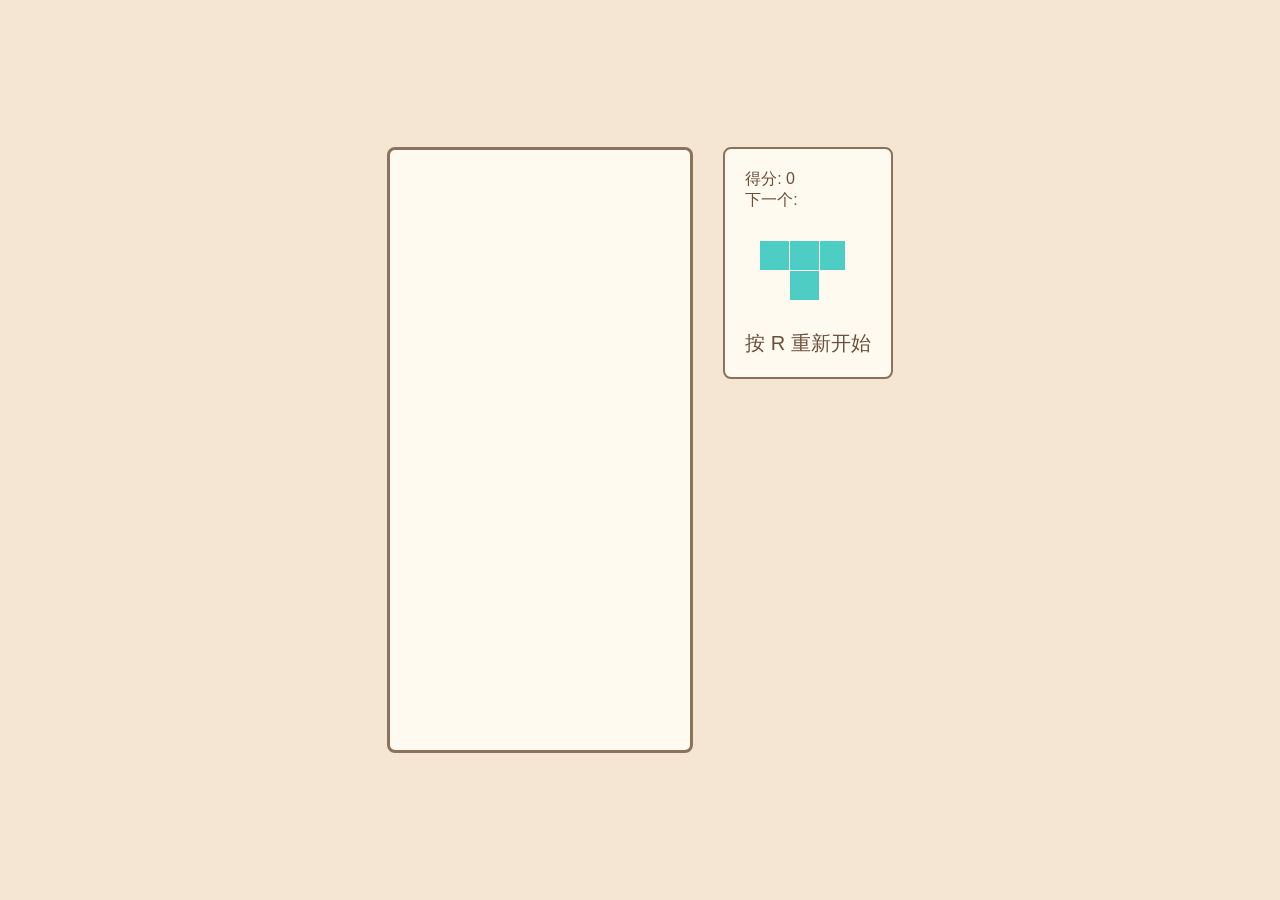
<file: games/elsfk.html>
<!DOCTYPE html>
<html>
<head>
    <title>Modern Tetris</title>
    <style>
        body {
            background-color: #f5e6d3;
            display: flex;
            justify-content: center;
            align-items: center;
            height: 100vh;
            margin: 0;
            font-family: Arial, sans-serif;
        }

        #game-container {
            display: flex;
            gap: 30px;
            align-items: flex-start;
        }

        #game-board {
            border: 3px solid #8b735b;
            border-radius: 8px;
            background: #fffaf0;
        }

        #info-panel {
            color: #6b4f3a;
            padding: 20px;
            background: #fffaf0;
            border-radius: 8px;
            border: 2px solid #8b735b;
        }

        .game-over {
            position: absolute;
            color: #8b0000;
            font-size: 48px;
            font-weight: bold;
            text-shadow: 2px 2px 4px white;
            display: none;
        }

        .restart-prompt {
            color: #6b4f3a;
            font-size: 20px;
            margin-top: 15px;
        }
    </style>
</head>
<body>
    <div id="game-container">
        <canvas id="game-board" width="300" height="600"></canvas>
        <div id="info-panel">
            <div>得分: <span id="score">0</span></div>
            <div>下一个:</div>
            <canvas id="next-piece" width="100" height="100"></canvas>
            <div class="restart-prompt">按 R 重新开始</div>
        </div>
    </div>
    <div class="game-over">游戏结束!</div>

<script>
const canvas = document.getElementById('game-board');
const ctx = canvas.getContext('2d');
const nextCanvas = document.getElementById('next-piece');
const nextCtx = nextCanvas.getContext('2d');
const scoreElement = document.getElementById('score');
const gameOverElement = document.querySelector('.game-over');

const BLOCK_SIZE = 30;
const BOARD_WIDTH = 10;
const BOARD_HEIGHT = 20;
let score = 0;
let gameLoop;
let dropCounter = 0;
let dropInterval = 1000;

// 方块形状
const PIECES = [
    [[1,1,1,1]], // I
    [[1,1,1],[0,1,0]], // T
    [[1,1,1],[1,0,0]], // L
    [[1,1,1],[0,0,1]], // J
    [[1,1],[1,1]],     // O
    [[1,1,0],[0,1,1]], // S
    [[0,1,1],[1,1,0]]  // Z
];

// 颜色配置
const COLORS = [
    '#FF6B6B', '#4ECDC4', '#45B7D1', 
    '#96CEB4', '#FFEEAD', '#D4A5A5'
];

let board = Array(BOARD_HEIGHT).fill().map(() => Array(BOARD_WIDTH).fill(0));
let currentPiece = null;
let nextPiece = null;
let pos = { x: 0, y: 0 };

function createPiece() {
    const pieceIdx = Math.floor(Math.random() * PIECES.length);
    const piece = PIECES[pieceIdx];
    return {
        shape: piece,
        color: COLORS[pieceIdx]
    };
}

function drawBlock(x, y, color) {
    ctx.fillStyle = color;
    ctx.fillRect(x * BLOCK_SIZE, y * BLOCK_SIZE, BLOCK_SIZE-1, BLOCK_SIZE-1);
}

function drawBoard() {
    ctx.fillStyle = '#fffaf0';
    ctx.fillRect(0, 0, canvas.width, canvas.height);
    
    board.forEach((row, y) => {
        row.forEach((value, x) => {
            if (value) {
                drawBlock(x, y, COLORS[value - 1]);
            }
        });
    });
}

function drawPiece(piece, offsetX, offsetY) {
    piece.shape.forEach((row, y) => {
        row.forEach((value, x) => {
            if (value) {
                drawBlock(x + offsetX, y + offsetY, piece.color);
            }
        });
    });
}

function drawNextPiece() {
    nextCtx.fillStyle = '#fffaf0';
    nextCtx.fillRect(0, 0, nextCanvas.width, nextCanvas.height);
    
    const offsetX = (4 - nextPiece.shape[0].length) / 2;
    const offsetY = (4 - nextPiece.shape.length) / 2;
    
    nextPiece.shape.forEach((row, y) => {
        row.forEach((value, x) => {
            if (value) {
                nextCtx.fillStyle = nextPiece.color;
                nextCtx.fillRect(
                    (x + offsetX) * BLOCK_SIZE,
                    (y + offsetY) * BLOCK_SIZE,
                    BLOCK_SIZE-1,
                    BLOCK_SIZE-1
                );
            }
        });
    });
}

function validMove(piece, pos, moveX=0, moveY=0) {
    const newX = pos.x + moveX;
    const newY = pos.y + moveY;
    
    return piece.shape.every((row, dy) => {
        return row.every((value, dx) => {
            let x = newX + dx;
            let y = newY + dy;
            return (
                value === 0 ||
                (x >= 0 && x < BOARD_WIDTH &&
                 y < BOARD_HEIGHT &&
                 !board[y]?.[x])
            );
        });
    });
}

function rotate(piece) {
    const newShape = piece.shape[0].map((_, i) =>
        piece.shape.map(row => row[i]).reverse()
    );
    return { ...piece, shape: newShape };
}

function merge() {
    currentPiece.shape.forEach((row, y) => {
        row.forEach((value, x) => {
            if (value) {
                board[pos.y + y][pos.x + x] = COLORS.indexOf(currentPiece.color) + 1;
            }
        });
    });
}

function clearLines() {
    let linesCleared = 0;
    
    for (let y = BOARD_HEIGHT - 1; y >= 0; y--) {
        if (board[y].every(value => value)) {
            board.splice(y, 1);
            board.unshift(Array(BOARD_WIDTH).fill(0));
            linesCleared++;
            y++;
        }
    }
    
    if (linesCleared) {
        score += [40, 100, 300, 1200][linesCleared - 1];
        scoreElement.textContent = score;
        dropInterval = Math.max(100, 1000 - score * 0.5);
    }
}

function gameOver() {
    clearInterval(gameLoop);
    gameOverElement.style.display = 'block';
}

function resetGame() {
    board = Array(BOARD_HEIGHT).fill().map(() => Array(BOARD_WIDTH).fill(0));
    score = 0;
    scoreElement.textContent = score;
    dropInterval = 1000;
    gameOverElement.style.display = 'none';
    currentPiece = nextPiece || createPiece();
    nextPiece = createPiece();
    pos.x = Math.floor(BOARD_WIDTH/2 - currentPiece.shape[0].length/2);
    pos.y = 0;
    drawNextPiece();
}

function update() {
    if (!validMove(currentPiece, pos, 0, 1)) {
        merge();
        clearLines();
        currentPiece = nextPiece;
        nextPiece = createPiece();
        pos.x = Math.floor(BOARD_WIDTH/2 - currentPiece.shape[0].length/2);
        pos.y = 0;
        drawNextPiece();
        
        if (!validMove(currentPiece, pos)) {
            gameOver();
            return;
        }
    } else {
        pos.y++;
    }
    
    drawBoard();
    drawPiece(currentPiece, pos.x, pos.y);
}

document.addEventListener('keydown', event => {
    if (event.key.toUpperCase() === 'R') {
        resetGame();
        gameLoop = setInterval(update, dropInterval);
        return;
    }

    if (gameOverElement.style.display === 'block') return;

    switch(event.key) {
        case 'ArrowLeft':
            if (validMove(currentPiece, pos, -1)) pos.x--;
            break;
        case 'ArrowRight':
            if (validMove(currentPiece, pos, 1)) pos.x++;
            break;
        case 'ArrowDown':
            if (validMove(currentPiece, pos, 0, 1)) pos.y++;
            break;
        case 'ArrowUp':
            const rotated = rotate(currentPiece);
            if (validMove(rotated, pos)) currentPiece = rotated;
            break;
    }
    
    drawBoard();
    drawPiece(currentPiece, pos.x, pos.y);
});

// 初始化游戏
resetGame();
gameLoop = setInterval(update, dropInterval);
</script>
</body>
</html>
</file>
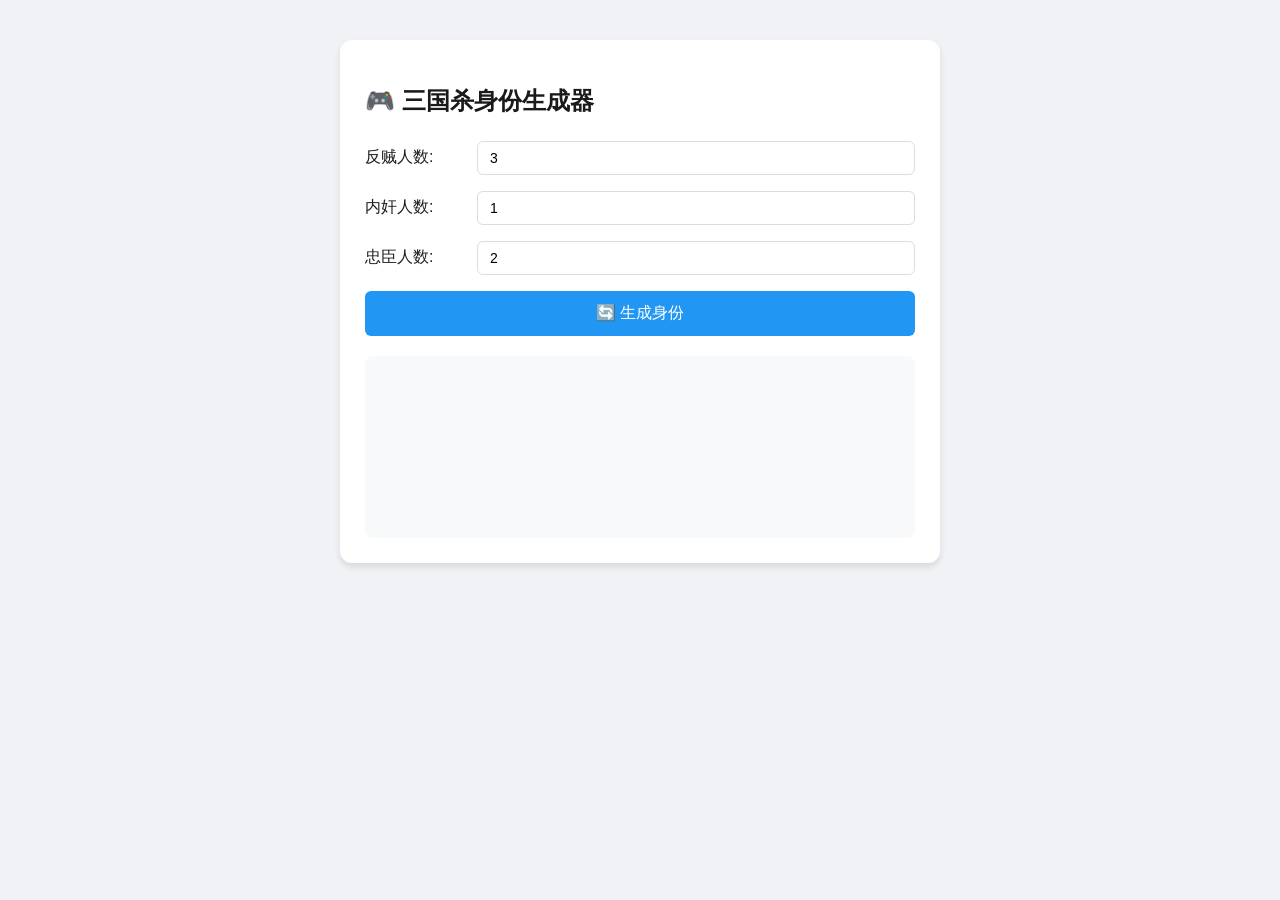
<file: games/sgs.html>
<!DOCTYPE html>
<html lang="zh-CN">
<head>
    <meta charset="UTF-8">
    <title>三国杀身份生成器</title>
    <style>
        body {
            font-family: -apple-system, BlinkMacSystemFont, 'Segoe UI', Roboto, sans-serif;
            max-width: 600px;
            margin: 20px auto;
            padding: 20px;
            background: #f0f2f5;
        }

        .container {
            background: white;
            padding: 25px;
            border-radius: 12px;
            box-shadow: 0 4px 6px rgba(0,0,0,0.1);
        }

        .input-group {
            margin-bottom: 16px;
            display: grid;
            grid-template-columns: 100px 1fr;
            align-items: center;
            gap: 12px;
        }

        label {
            color: #1f1f1f;
            font-weight: 500;
        }

        input[type="number"] {
            padding: 8px 12px;
            border: 1px solid #ddd;
            border-radius: 6px;
            font-size: 14px;
            transition: border-color 0.2s;
        }

        input[type="number"]:focus {
            outline: none;
            border-color: #2196F3;
        }

        button {
            width: 100%;
            background: #2196F3;
            color: white;
            border: none;
            padding: 12px;
            border-radius: 6px;
            font-size: 16px;
            cursor: pointer;
            transition: background 0.2s, transform 0.1s;
        }

        button:hover {
            background: #1976D2;
        }

        button:active {
            transform: scale(0.98);
        }

        #output {
            margin-top: 20px;
            padding: 16px;
            background: #f8f9fa;
            border-radius: 8px;
            min-height: 150px;
            max-height: 400px;
            overflow-y: auto;
            font-family: 'Courier New', monospace;
            white-space: pre-wrap;
            line-height: 1.6;
        }
    </style>
</head>
<body>
    <div class="container">
        <h2 style="margin-bottom: 24px; color: #1a1a1a;">🎮 三国杀身份生成器</h2>
        
        <div class="input-group">
            <label>反贼人数:</label>
            <input type="number" id="f" min="0" value="3">
        </div>
        
        <div class="input-group">
            <label>内奸人数:</label>
            <input type="number" id="n" min="0" value="1">
        </div>
        
        <div class="input-group">
            <label>忠臣人数:</label>
            <input type="number" id="z" min="0" value="2">
        </div>

        <button onclick="generateIdentities()">🔄 生成身份</button>
        
        <div id="output"></div>
    </div>

    <script>
        // 正确的UTF-8转Base64编码函数
        function utf8ToBase64(str) {
            return btoa(encodeURIComponent(str).replace(/%([0-9A-F]{2})/g, 
                (match, p1) => String.fromCharCode('0x' + p1)));
        }

        // 随机字符池
        const charPool = ["A", "B", "C", "D", " ", "+", "s", "k", "p", "q", "1", "34", "21", "ap", "ps"];

        // 生成带随机前后缀的字符串
        function generateRandomString(text) {
            let result = '';
            
            // 生成前缀（1-3个字符）
            const prefixLength = Math.floor(Math.random() * 3) + 1;
            for (let i = 0; i < prefixLength; i++) {
                result += charPool[Math.floor(Math.random() * 8)];
            }
            
            result += text;
            
            // 生成后缀（1-3个字符）
            const suffixLength = Math.floor(Math.random() * 3) + 1;
            for (let i = 0; i < suffixLength; i++) {
                result += charPool[Math.floor(Math.random() * 8)];
            }
            
            return result;
        }

        // 生成身份主函数（已修复括号错误）
        function generateIdentities() {
            // 正确获取数值
            const f = Math.max(0, parseInt(document.getElementById('f').value) || 0);
            const n = Math.max(0, parseInt(document.getElementById('n').value) || 0);
            const z = Math.max(0, parseInt(document.getElementById('z').value) || 0);

            const output = document.getElementById('output');
            output.innerHTML = '⌛ 正在生成...';
            
            setTimeout(() => {
                const identities = [];
                
                // 生成反贼
                for (let i = 0; i < f; i++) {
                    const rawStr = generateRandomString('反');
                    identities.push(utf8ToBase64(rawStr));
                }
                
                // 生成内奸
                for (let i = 0; i < n; i++) {
                    const rawStr = generateRandomString('内');
                    identities.push(utf8ToBase64(rawStr));
                }
                
                // 生成忠臣
                for (let i = 0; i < z; i++) {
                    const rawStr = generateRandomString('忠');
                    identities.push(utf8ToBase64(rawStr));
                }
                
                // 添加主公
                const lordStr = generateRandomString('主');
                identities.push(utf8ToBase64(lordStr));

                // 构建输出内容
                const outputContent = `当前配置：
反贼：${f}人
忠臣：${z}人
内奸：${n}人
主公：1人

生成身份（Base64编码）：
${identities.join('\n')}`;

                output.innerHTML = outputContent;
            }, 50);
        }
    </script>
</body>
</html>
</file>
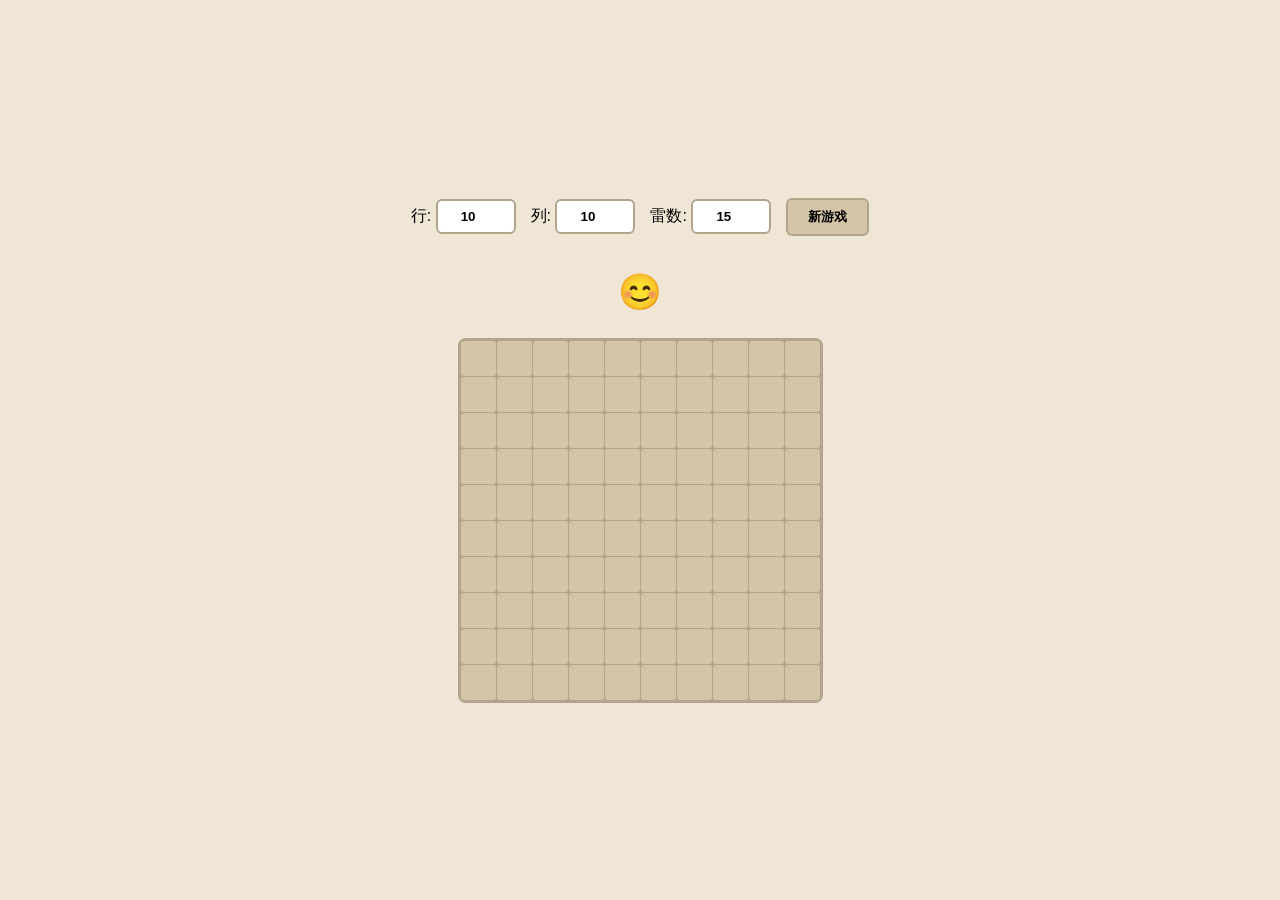
<file: games/sl.html>
<!DOCTYPE html>
<html lang="zh">
<head>
    <meta charset="UTF-8">
    <title>最终修正版扫雷</title>
    <style>
        :root {
            --primary: #f0e6d6;
            --tile: #d4c4a8;
            --revealed: #e5d5c3;
            --grid-line: #b3a58d;
        }

        body {
            margin: 0;
            height: 100vh;
            display: flex;
            flex-direction: column;
            align-items: center;
            justify-content: center;
            background: var(--primary);
            font-family: 'Segoe UI', sans-serif;
        }

        .controls {
            margin-bottom: 20px;
            display: flex;
            gap: 15px;
            align-items: center;
        }

        .controls input {
            width: 60px;
            padding: 8px;
            border: 2px solid var(--grid-line);
            border-radius: 6px;
            text-align: center;
            font-weight: bold;
        }

        button {
            padding: 8px 20px;
            background: var(--tile);
            border: 2px solid var(--grid-line);
            border-radius: 6px;
            cursor: pointer;
            transition: all 0.3s;
            font-weight: bold;
        }

        button:hover {
            transform: translateY(-2px);
        }

        .status {
            font-size: 2.2em;
            margin: 15px 0 25px;
            cursor: pointer;
        }

        .grid {
            display: grid;
            gap: 1px;
            background: var(--grid-line);
            padding: 3px;
            border-radius: 8px;
        }

        .tile {
            width: 35px;
            height: 35px;
            background: var(--tile);
            display: flex;
            align-items: center;
            justify-content: center;
            cursor: pointer;
            position: relative;
            border-radius: 3px;
            transition: transform 0.2s;
        }

        .tile:hover {
            transform: scale(0.95);
        }

        .revealed {
            background: var(--revealed);
        }

        .mine {
            background: #ff6b6b !important;
        }

        .flag::after {
            content: "🚩";
            position: absolute;
            font-size: 20px;
            top: 50%;
            left: 50%;
            transform: translate(-50%, -50%);
        }

        .revealed span {
            font-weight: bold;
            font-size: 1.2em;
        }
    </style>
</head>
<body>
    <div class="controls">
        <label>行: <input type="number" id="rows" value="10" min="5" max="20"></label>
        <label>列: <input type="number" id="cols" value="10" min="5" max="20"></label>
        <label>雷数: <input type="number" id="mines" value="15" min="1"></label>
        <button onclick="init()">新游戏</button>
    </div>
    <div class="status" onclick="init()">😊</div>
    <div class="grid" id="grid"></div>

    <script>
        let ROWS = 10;
        let COLS = 10;
        let MINES = 15;
        let grid = [];
        let gameActive = true;

        const numberColors = [
            '#2c3e50', '#3498db', '#2ecc71', 
            '#e74c3c', '#9b59b6', '#f1c40f',
            '#1abc9c', '#e67e22', '#7f8c8d'
        ];

        function updateSettings() {
            ROWS = Math.max(5, Math.min(20, parseInt(document.getElementById('rows').value) || 10));
            COLS = Math.max(5, Math.min(20, parseInt(document.getElementById('cols').value) || 10));
            const maxMines = ROWS * COLS - 1;
            MINES = Math.max(1, Math.min(maxMines, parseInt(document.getElementById('mines').value) || 15));
            document.getElementById('mines').max = maxMines;
        }

        function init() {
            gameActive = true;
            updateSettings();
            document.querySelector('.status').textContent = '😊';
            
            createGrid();
            placeMines();
            calculateNumbers();
            render();
        }

        function createGrid() {
            grid = Array(ROWS).fill().map(() => 
                Array(COLS).fill().map(() => ({
                    isMine: false,
                    neighborMines: 0,
                    revealed: false,
                    flagged: false
                }))
            );
        }

        function placeMines() {
            let count = 0;
            while (count < MINES) {
                const x = Math.floor(Math.random() * ROWS);
                const y = Math.floor(Math.random() * COLS);
                if (!grid[x][y].isMine) {
                    grid[x][y].isMine = true;
                    count++;
                }
            }
        }

        function calculateNumbers() {
            for (let x = 0; x < ROWS; x++) {
                for (let y = 0; y < COLS; y++) {
                    if (!grid[x][y].isMine) {
                        grid[x][y].neighborMines = getNeighborMines(x, y);
                    }
                }
            }
        }

        function getNeighborMines(x, y) {
            let count = 0;
            for (let dx = -1; dx <= 1; dx++) {
                for (let dy = -1; dy <= 1; dy++) {
                    const nx = x + dx;
                    const ny = y + dy;
                    if (nx >= 0 && nx < ROWS && ny >= 0 && ny < COLS) {
                        if (grid[nx][ny].isMine) count++;
                    }
                }
            }
            return count;
        }

        function render() {
            const container = document.getElementById('grid');
            container.style.gridTemplateColumns = `repeat(${COLS}, 35px)`;
            container.innerHTML = '';

            grid.forEach((row, x) => {
                row.forEach((cell, y) => {
                    const tile = document.createElement('div');
                    tile.className = 'tile';
                    
                    if (cell.revealed) {
                        tile.classList.add('revealed');
                        if (cell.isMine) {
                            tile.classList.add('mine');
                        } else if (cell.neighborMines > 0) {
                            const span = document.createElement('span');
                            span.textContent = cell.neighborMines;
                            span.style.color = numberColors[cell.neighborMines - 1];
                            tile.appendChild(span);
                        }
                    }
                    
                    if (cell.flagged) {
                        tile.classList.add('flag');
                    }

                    tile.addEventListener('click', () => handleClick(x, y));
                    tile.addEventListener('contextmenu', (e) => {
                        e.preventDefault();
                        handleRightClick(x, y);
                    });

                    container.appendChild(tile);
                });
            });
        }

        function handleClick(x, y) {
            if (!gameActive || grid[x][y].flagged) return;

            if (grid[x][y].isMine) {
                gameOver();
                return;
            }

            reveal(x, y);
            checkWin();
            render();
        }

        function handleRightClick(x, y) {
            if (!gameActive || grid[x][y].revealed) return;
            grid[x][y].flagged = !grid[x][y].flagged;
            render();
        }

        function reveal(x, y) {
            if (x < 0 || x >= ROWS || y < 0 || y >= COLS || 
                grid[x][y].revealed || grid[x][y].flagged) return;

            grid[x][y].revealed = true;

            if (grid[x][y].neighborMines === 0) {
                for (let dx = -1; dx <= 1; dx++) {
                    for (let dy = -1; dy <= 1; dy++) {
                        reveal(x + dx, y + dy);
                    }
                }
            }
        }

        function gameOver() {
            gameActive = false;
            document.querySelector('.status').textContent = '💥';
            grid.forEach(row => row.forEach(cell => cell.revealed = true));
            render();
        }

        function checkWin() {
            const win = grid.every(row => row.every(cell => 
                cell.isMine ? true : cell.revealed
            ));
            if (win) {
                gameActive = false;
                document.querySelector('.status').textContent = '🚩';
            }
        }

        document.addEventListener('keydown', (e) => {
            if (e.key.toLowerCase() === 'r') init();
        });

        init();
    </script>
</body>
</html>
</file>
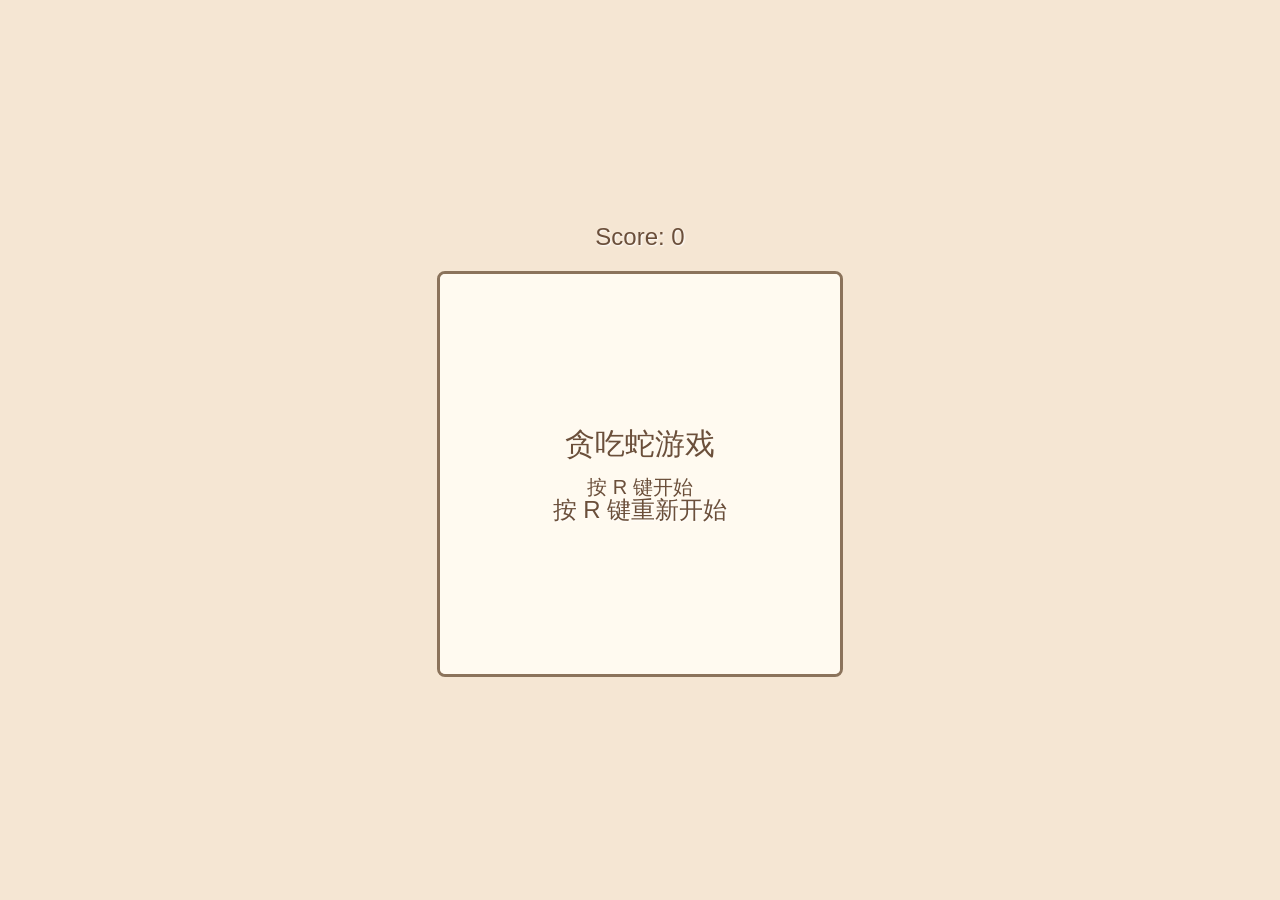
<file: games/tcs.html>
<!DOCTYPE html>
<html>
<head>
    <title>Modern Snake Game</title>
    <style>
        body {
            background-color: #f5e6d3;
            display: flex;
            flex-direction: column;
            align-items: center;
            justify-content: center;
            height: 100vh;
            margin: 0;
            font-family: Arial, sans-serif;
        }

        #gameCanvas {
            border: 3px solid #8b735b;
            border-radius: 8px;
            background-color: #fffaf0;
        }

        #score {
            color: #6b4f3a;
            font-size: 24px;
            margin-bottom: 20px;
            text-shadow: 1px 1px 2px white;
        }

        .game-over {
            position: absolute;
            color: #8b0000;
            font-size: 48px;
            font-weight: bold;
            text-shadow: 2px 2px 4px white;
            display: none;
        }

        .restart-prompt {
            position: absolute;
            color: #6b4f3a;
            font-size: 24px;
            margin-top: 120px;
            text-shadow: 1px 1px 2px white;
        }
    </style>
</head>
<body>
    <div id="score">Score: 0</div>
    <canvas id="gameCanvas" width="400" height="400"></canvas>
    <div class="game-over">GAME OVER</div>
    <div class="restart-prompt">按 R 键重新开始</div>

<script>
    const canvas = document.getElementById('gameCanvas');
    const ctx = canvas.getContext('2d');
    const scoreElement = document.getElementById('score');
    const gameOverElement = document.querySelector('.game-over');
    const restartPrompt = document.querySelector('.restart-prompt');

    const gridSize = 20;
    const tileCount = canvas.width / gridSize;
    
    let snake = [];
    let food = { x: 15, y: 15 };
    let dx = 1;
    let dy = 0;
    let score = 0;
    let gameLoop = null;
    let isGameOver = true;
    let speed = 100;

    function initGame() {
        snake = [{ x: 10, y: 10 }];
        food = generateFood();
        dx = 1;
        dy = 0;
        score = 0;
        speed = 100;
        isGameOver = false;
        scoreElement.textContent = `Score: ${score}`;
        gameOverElement.style.display = 'none';
        restartPrompt.style.display = 'none';
        ctx.clearRect(0, 0, canvas.width, canvas.height);
    }

    function drawWelcomeScreen() {
        ctx.fillStyle = 'rgba(255, 250, 240, 0.8)';
        ctx.fillRect(0, 0, canvas.width, canvas.height);
        ctx.fillStyle = '#6b4f3a';
        ctx.font = '30px Arial';
        ctx.textAlign = 'center';
        ctx.fillText('贪吃蛇游戏', canvas.width/2, canvas.height/2 - 20);
        ctx.font = '20px Arial';
        ctx.fillText('按 R 键开始', canvas.width/2, canvas.height/2 + 20);
    }

    document.addEventListener('keydown', (event) => {
        const key = event.key.toUpperCase();
        
        // R 键处理逻辑
        if (key === 'R') {
            if (isGameOver) {
                initGame();
                startGame();
            }
            return;
        }

        // 方向键处理
        if (!isGameOver) {
            changeDirection(event);
        }
    });

    function startGame() {
        if (gameLoop) clearInterval(gameLoop);
        gameLoop = setInterval(drawGame, speed);
    }

    function changeDirection(event) {
        const { keyCode } = event;
        const goingUp = dy === -1;
        const goingDown = dy === 1;
        const goingRight = dx === 1;
        const goingLeft = dx === -1;

        if (keyCode === 37 && !goingRight) { // 左键
            dx = -1;
            dy = 0;
        } else if (keyCode === 38 && !goingDown) { // 上键
            dx = 0;
            dy = -1;
        } else if (keyCode === 39 && !goingLeft) { // 右键
            dx = 1;
            dy = 0;
        } else if (keyCode === 40 && !goingUp) { // 下键
            dx = 0;
            dy = 1;
        }
    }

    function drawGame() {
        const head = { x: snake[0].x + dx, y: snake[0].y + dy };
        snake.unshift(head);

        if (head.x === food.x && head.y === food.y) {
            score += 10;
            scoreElement.textContent = `Score: ${score}`;
            food = generateFood();
            speed = Math.max(50, speed - 2);
            clearInterval(gameLoop);
            gameLoop = setInterval(drawGame, speed);
        } else {
            snake.pop();
        }

        ctx.fillStyle = '#fffaf0';
        ctx.fillRect(0, 0, canvas.width, canvas.height);

        // 绘制食物
        ctx.fillStyle = '#ff6b6b';
        ctx.fillRect(food.x * gridSize, food.y * gridSize, gridSize-2, gridSize-2);

        // 绘制蛇
        snake.forEach((segment, index) => {
            ctx.fillStyle = index === 0 ? '#4a752c' : '#6b8e23';
            ctx.fillRect(segment.x * gridSize, segment.y * gridSize, gridSize-2, gridSize-2);
        });

        // 碰撞检测
        if (head.x < 0 || head.x >= tileCount || 
            head.y < 0 || head.y >= tileCount ||
            snake.slice(1).some(segment => segment.x === head.x && segment.y === head.y)) {
            isGameOver = true;
            clearInterval(gameLoop);
            gameOverElement.style.display = 'block';
            restartPrompt.style.display = 'block';
        }
    }

    function generateFood() {
        let newFood;
        do {
            newFood = {
                x: Math.floor(Math.random() * tileCount),
                y: Math.floor(Math.random() * tileCount)
            };
        } while (snake.some(segment => segment.x === newFood.x && segment.y === newFood.y));
        return newFood;
    }

    // 初始启动
    drawWelcomeScreen();
</script>
</body>
</html>
</file>
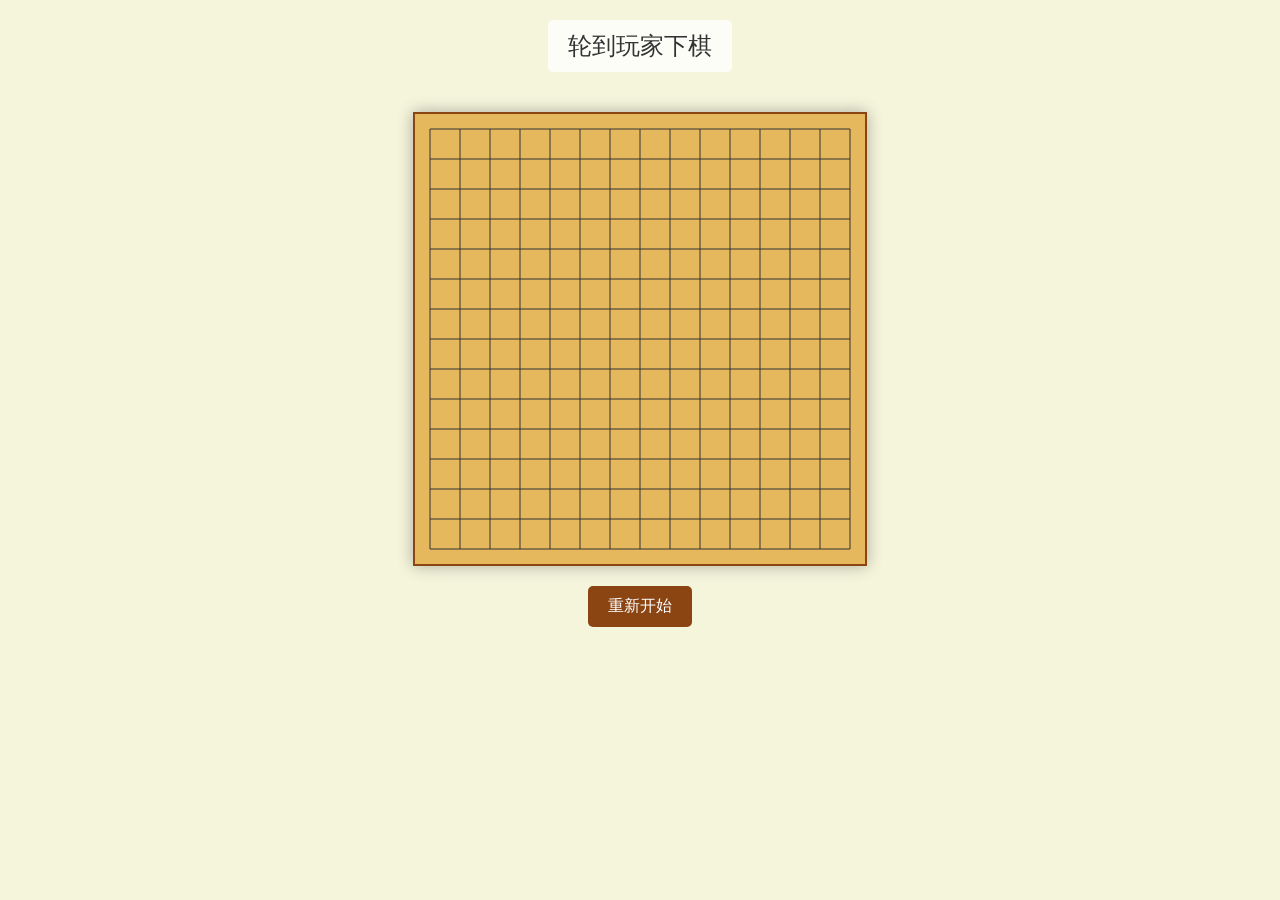
<file: games/wzq.html>
<!DOCTYPE html>
<html>
<head>
    <title>AI五子棋</title>
    <style>
        body {
            display: flex;
            flex-direction: column;
            align-items: center;
            background-color: #F5F5DC;
            transition: background-color 0.5s ease;
            margin: 0;
            min-height: 100vh;
        }
        #board {
            border: 2px solid #8B4513;
            background-color: #E6B85E;
            box-shadow: 0 0 15px rgba(0,0,0,0.3);
            margin-top: 20px;
        }
        .status {
            margin: 20px;
            font-size: 24px;
            color: #333;
            text-shadow: 1px 1px 2px rgba(255,255,255,0.5);
            padding: 10px 20px;
            border-radius: 5px;
            background: rgba(255,255,255,0.8);
        }
        button {
            padding: 10px 20px;
            font-size: 16px;
            cursor: pointer;
            background: #8B4513;
            color: white;
            border: none;
            border-radius: 5px;
            margin-top: 20px;
            transition: transform 0.2s;
        }
        button:hover {
            transform: scale(1.05);
        }
    </style>
</head>
<body>
    <div class="status" id="status">轮到玩家下棋</div>
    <canvas id="board"></canvas>
    <button onclick="resetGame()">重新开始</button>

<script>
const SIZE = 15;
const CELL_SIZE = 30;
const BOARD_SIZE = CELL_SIZE * SIZE;

let board = [];
let currentPlayer = 1;
let gameOver = false;

const canvas = document.getElementById('board');
const ctx = canvas.getContext('2d');

canvas.width = BOARD_SIZE;
canvas.height = BOARD_SIZE;

function initBoard() {
    board = Array(SIZE).fill().map(() => Array(SIZE).fill(0));
    drawBoard();
}

function drawBoard() {
    ctx.clearRect(0, 0, BOARD_SIZE, BOARD_SIZE);
    ctx.fillStyle = '#E6B85E';
    ctx.fillRect(0, 0, BOARD_SIZE, BOARD_SIZE);

    ctx.strokeStyle = '#333';
    for (let i = 0; i < SIZE; i++) {
        const pos = i * CELL_SIZE + CELL_SIZE/2;
        ctx.beginPath();
        ctx.moveTo(CELL_SIZE/2, pos);
        ctx.lineTo(BOARD_SIZE - CELL_SIZE/2, pos);
        ctx.stroke();
        ctx.beginPath();
        ctx.moveTo(pos, CELL_SIZE/2);
        ctx.lineTo(pos, BOARD_SIZE - CELL_SIZE/2);
        ctx.stroke();
    }

    for (let i = 0; i < SIZE; i++) {
        for (let j = 0; j < SIZE; j++) {
            if (board[i][j] === 1) drawPiece(i, j, 'black');
            else if (board[i][j] === 2) drawPiece(i, j, 'white');
        }
    }
}

function drawPiece(x, y, color) {
    const px = x * CELL_SIZE + CELL_SIZE/2;
    const py = y * CELL_SIZE + CELL_SIZE/2;
    ctx.beginPath();
    ctx.arc(px, py, CELL_SIZE/2 - 2, 0, Math.PI * 2);
    ctx.fillStyle = color;
    ctx.fill();
    ctx.strokeStyle = '#333';
    ctx.stroke();
}

function checkDraw() {
    return board.every(row => row.every(cell => cell !== 0));
}

function checkWin(x, y, player) {
    const directions = [[1,0], [0,1], [1,1], [1,-1]];
    for (let [dx, dy] of directions) {
        let count = 1;
        for (let i = 1; i < 5; i++) {
            const nx = x + dx * i;
            const ny = y + dy * i;
            if (nx >= 0 && nx < SIZE && ny >= 0 && ny < SIZE && board[nx][ny] === player) {
                count++;
            } else break;
        }
        for (let i = 1; i < 5; i++) {
            const nx = x - dx * i;
            const ny = y - dy * i;
            if (nx >= 0 && nx < SIZE && ny >= 0 && ny < SIZE && board[nx][ny] === player) {
                count++;
            } else break;
        }
        if (count >= 5) {
            document.body.style.backgroundColor = player === 1 ? 'black' : 'white';
            document.getElementById('status').style.color = player === 1 ? 'white' : 'black';
            return true;
        }
    }
    return false;
}

function aiMove() {
    let bestScore = -Infinity;
    let bestMoves = [];
    const threatPoints = detectPlayerThreats();
    
    if (threatPoints.length > 0) {
        bestMoves = threatPoints;
    } else {
        for (let i = 0; i < SIZE; i++) {
            for (let j = 0; j < SIZE; j++) {
                if (board[i][j] !== 0) continue;
                let score = evaluatePosition(i, j, 2) + evaluatePosition(i, j, 1);
                if (score > bestScore) {
                    bestScore = score;
                    bestMoves = [{x:i, y:j}];
                } else if (score === bestScore) {
                    bestMoves.push({x:i, y:j});
                }
            }
        }
    }
    const bestMove = bestMoves[Math.floor(Math.random()*bestMoves.length)];
    placePiece(bestMove.x, bestMove.y, 2);
}

function detectPlayerThreats() {
    const threats = [];
    for (let x = 0; x < SIZE; x++) {
        for (let y = 0; y < SIZE; y++) {
            if (board[x][y] !== 1) continue;
            const directions = [[1,0], [0,1], [1,1], [1,-1]];
            directions.forEach(([dx, dy]) => {
                let length = 1;
                let leftOpen = false, rightOpen = false;
                let cx = x - dx, cy = y - dy;
                if (cx >= 0 && cx < SIZE && cy >= 0 && cy < SIZE && board[cx][cy] === 0) leftOpen = true;
                for (let i = 1; i < 4; i++) {
                    cx = x + dx * i;
                    cy = y + dy * i;
                    if (cx < 0 || cx >= SIZE || cy < 0 || cy >= SIZE) break;
                    if (board[cx][cy] === 1) length++;
                    else {
                        if (board[cx][cy] === 0) rightOpen = true;
                        break;
                    }
                }
                if (length === 3) {
                    if (leftOpen && rightOpen) {
                        const leftDefend = {x: x - dx, y: y - dy};
                        const rightDefend = {x: x + dx*3, y: y + dy*3};
                        if (isValidPosition(leftDefend)) threats.push(leftDefend);
                        if (isValidPosition(rightDefend)) threats.push(rightDefend);
                    } else {
                        const defendPoint = leftOpen ? {x: x - dx, y: y - dy} : {x: x + dx*3, y: y + dy*3};
                        if (isValidPosition(defendPoint)) threats.push(defendPoint);
                    }
                }
            });
        }
    }
    return threats;
}

function isValidPosition(pos) {
    return pos.x >= 0 && pos.x < SIZE && pos.y >= 0 && pos.y < SIZE && board[pos.x][pos.y] === 0;
}

function evaluatePosition(x, y, player) {
    let score = 0;
    const opponent = player === 1 ? 2 : 1;
    const directions = [[1,0], [0,1], [1,1], [1,-1]];
    
    directions.forEach(([dx, dy]) => {
        let playerCount = 1;
        let space = 0;
        for (let i = 1; i < 5; i++) {
            const nx = x + dx * i;
            const ny = y + dy * i;
            if (nx < 0 || nx >= SIZE || ny < 0 || ny >= SIZE) break;
            if (board[nx][ny] === player) playerCount++;
            else {
                if (board[nx][ny] === 0) space++;
                break;
            }
        }
        for (let i = 1; i < 5; i++) {
            const nx = x - dx * i;
            const ny = y - dy * i;
            if (nx < 0 || nx >= SIZE || ny < 0 || ny >= SIZE) break;
            if (board[nx][ny] === player) playerCount++;
            else {
                if (board[nx][ny] === 0) space++;
                break;
            }
        }
        if (playerCount >= 5) score += 100000;
        else if (playerCount === 4) score += space === 2 ? 10000 : 5000;
        else if (playerCount === 3) score += space === 2 ? 1000 : 500;
        else if (playerCount === 2) score += space === 2 ? 100 : 50;
    });

    directions.forEach(([dx, dy]) => {
        let opponentCount = 0;
        for (let i = -4; i <= 4; i++) {
            const nx = x + dx * i;
            const ny = y + dy * i;
            if (nx < 0 || nx >= SIZE || ny < 0 || ny >= SIZE) continue;
            if (board[nx][ny] === opponent) opponentCount++;
            else opponentCount = 0;
            if (opponentCount >= 3) {
                score += 800;
                break;
            }
        }
    });
    return player === 2 ? score : score * 0.8;
}

function placePiece(x, y, player) {
    if (gameOver || board[x][y] !== 0) return;
    board[x][y] = player;
    drawBoard();

    if (checkWin(x, y, player)) {
        gameOver = true;
        document.getElementById('status').textContent = player === 1 ? '玩家获胜！' : 'AI获胜！';
        return;
    }

    if (checkDraw()) {
        gameOver = true;
        document.body.style.backgroundColor = '#87CEEB';
        document.getElementById('status').textContent = '平局！';
        document.getElementById('status').style.color = '#333';
        return;
    }

    currentPlayer = player === 1 ? 2 : 1;
    document.getElementById('status').textContent = currentPlayer === 1 ? '轮到玩家下棋' : 'AI正在思考...';
    if (currentPlayer === 2 && !gameOver) setTimeout(aiMove, 500);
}

function resetGame() {
    gameOver = false;
    currentPlayer = 1;
    document.body.style.backgroundColor = '#F5F5DC';
    document.getElementById('status').style.color = '#333';
    document.getElementById('status').textContent = '轮到玩家下棋';
    initBoard();
}

canvas.addEventListener('click', (e) => {
    if (currentPlayer !== 1 || gameOver) return;
    const rect = canvas.getBoundingClientRect();
    const x = Math.floor((e.clientX - rect.left) / CELL_SIZE);
    const y = Math.floor((e.clientY - rect.top) / CELL_SIZE);
    if (x >= 0 && x < SIZE && y >= 0 && y < SIZE) placePiece(x, y, 1);
});

initBoard();
</script>
</body>
</html>
</file>
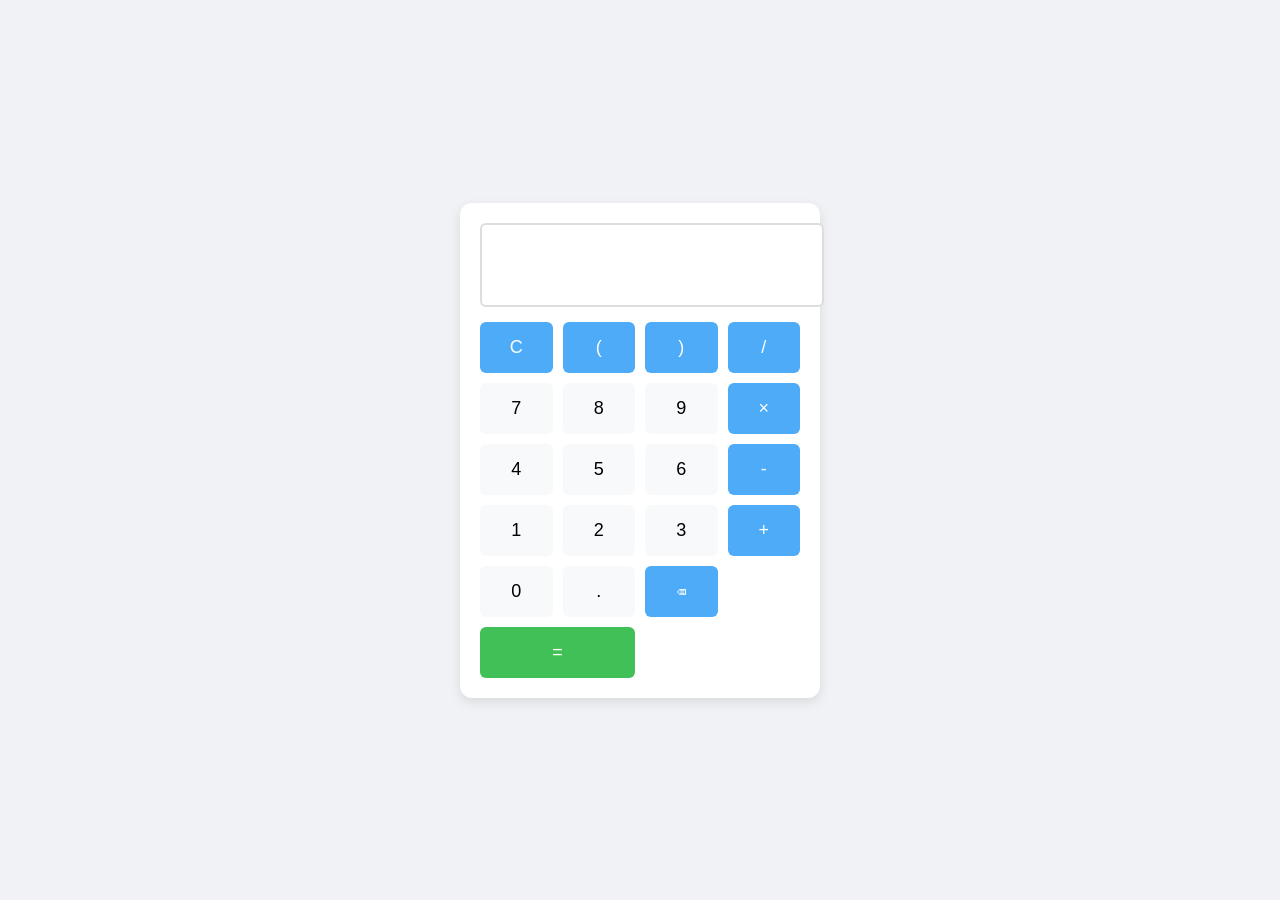
<file: tools/calculator.html>
<!DOCTYPE html>
<html lang="zh-CN">
<head>
    <meta charset="UTF-8">
    <title>科学计算器</title>
    <style>
        body {
            font-family: Arial, sans-serif;
            display: flex;
            justify-content: center;
            align-items: center;
            min-height: 100vh;
            background: #f0f2f5;
            margin: 0;
        }

        .calculator {
            background: #fff;
            padding: 20px;
            border-radius: 12px;
            box-shadow: 0 4px 12px rgba(0,0,0,0.1);
            width: 320px;
        }

        #display {
            width: 100%;
            height: 60px;
            margin-bottom: 15px;
            font-size: 24px;
            text-align: right;
            padding: 10px;
            border: 2px solid #ddd;
            border-radius: 6px;
        }

        .buttons {
            display: grid;
            grid-template-columns: repeat(4, 1fr);
            gap: 10px;
        }

        button {
            padding: 15px;
            font-size: 18px;
            border: none;
            border-radius: 6px;
            background: #f8f9fa;
            cursor: pointer;
            transition: all 0.2s;
        }

        button:hover {
            background: #e9ecef;
        }

        .operator {
            background: #4dabf7;
            color: white;
        }

        .equal {
            background: #40c057;
            color: white;
            grid-column: span 2;
        }
    </style>
</head>
<body>
    <div class="calculator">
        <input type="text" id="display" readonly>
        <div class="buttons">
            <button class="operator" onclick="clearDisplay()">C</button>
            <button class="operator" onclick="appendToDisplay('(')">(</button>
            <button class="operator" onclick="appendToDisplay(')')">)</button>
            <button class="operator" onclick="appendToDisplay('/')">/</button>
            
            <button onclick="appendToDisplay('7')">7</button>
            <button onclick="appendToDisplay('8')">8</button>
            <button onclick="appendToDisplay('9')">9</button>
            <button class="operator" onclick="appendToDisplay('*')">×</button>
            
            <button onclick="appendToDisplay('4')">4</button>
            <button onclick="appendToDisplay('5')">5</button>
            <button onclick="appendToDisplay('6')">6</button>
            <button class="operator" onclick="appendToDisplay('-')">-</button>
            
            <button onclick="appendToDisplay('1')">1</button>
            <button onclick="appendToDisplay('2')">2</button>
            <button onclick="appendToDisplay('3')">3</button>
            <button class="operator" onclick="appendToDisplay('+')">+</button>
            
            <button onclick="appendToDisplay('0')">0</button>
            <button onclick="appendToDisplay('.')">.</button>
            <button class="operator" onclick="backspace()">⌫</button>
            <button class="equal" onclick="calculate()">=</button>
        </div>
    </div>

    <script>
        const display = document.getElementById('display');
        
        function appendToDisplay(value) {
            display.value += value;
        }

        function clearDisplay() {
            display.value = '';
        }

        function backspace() {
            display.value = display.value.slice(0, -1);
        }

        function calculate() {
            try {
                display.value = eval(display.value);
            } catch (error) {
                display.value = 'Error';
            }
        }
    </script>
</body>
</html>
</file>
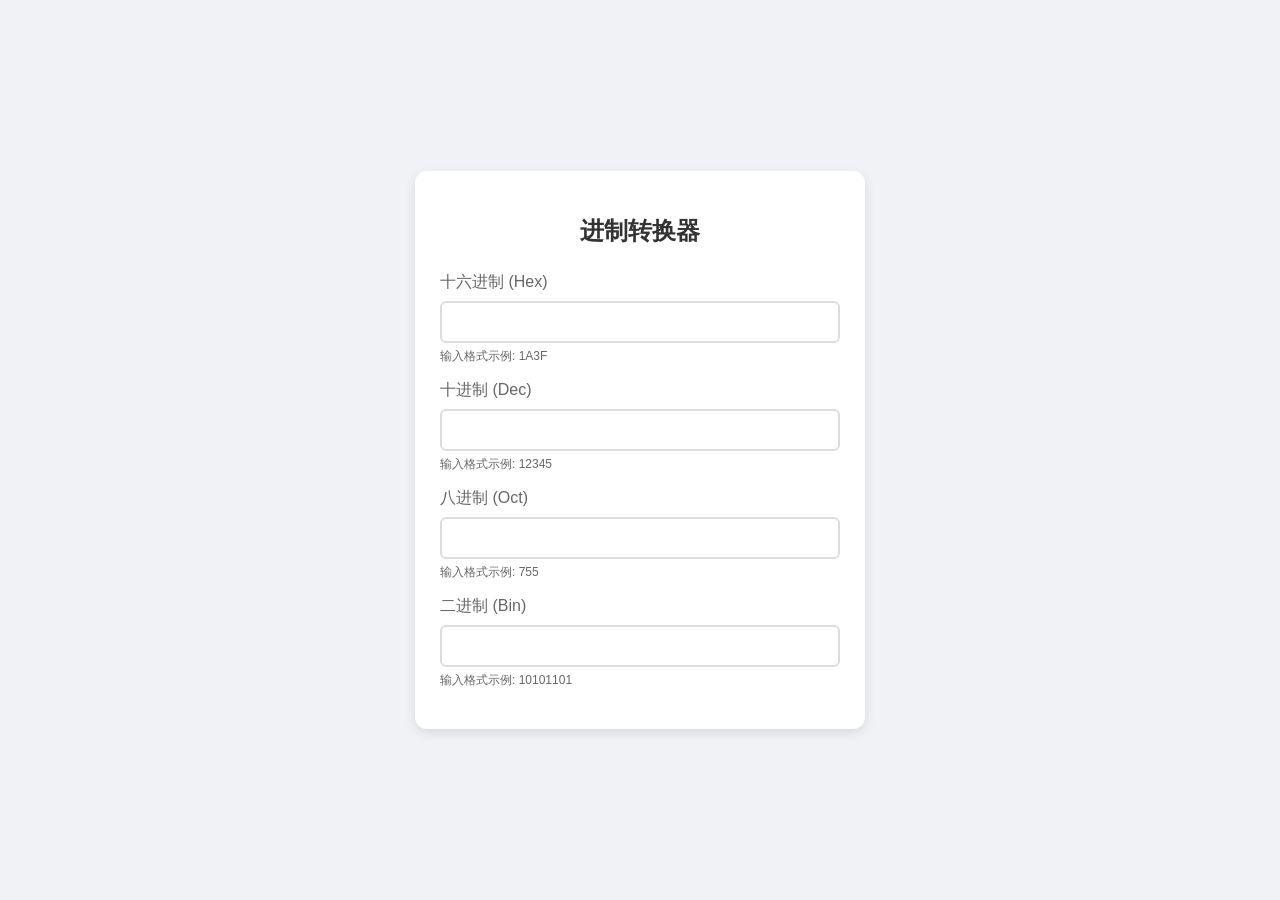
<file: tools/plus_calculator.html>
<!DOCTYPE html>
<html lang="zh-CN">
<head>
    <meta charset="UTF-8">
    <title>进制转换器</title>
    <style>
        body {
            font-family: Arial, sans-serif;
            display: flex;
            justify-content: center;
            align-items: center;
            min-height: 100vh;
            background: #f0f2f5;
            margin: 0;
        }

        .converter {
            background: #fff;
            padding: 25px;
            border-radius: 12px;
            box-shadow: 0 4px 12px rgba(0,0,0,0.1);
            width: 400px;
        }

        h2 {
            color: #333;
            text-align: center;
            margin-bottom: 25px;
        }

        .input-group {
            margin: 15px 0;
        }

        label {
            display: block;
            margin-bottom: 8px;
            color: #666;
        }

        input {
            width: 100%;
            padding: 10px;
            font-size: 16px;
            border: 2px solid #ddd;
            border-radius: 6px;
            box-sizing: border-box;
        }

        input:focus {
            outline: none;
            border-color: #4dabf7;
        }

        .note {
            color: #666;
            font-size: 12px;
            margin-top: 5px;
        }
    </style>
</head>
<body>
    <div class="converter">
        <h2>进制转换器</h2>
        <div class="input-group">
            <label>十六进制 (Hex)</label>
            <input type="text" id="hex" oninput="convertFromHex(this.value)">
            <div class="note">输入格式示例: 1A3F</div>
        </div>

        <div class="input-group">
            <label>十进制 (Dec)</label>
            <input type="text" id="dec" oninput="convertFromDec(this.value)">
            <div class="note">输入格式示例: 12345</div>
        </div>

        <div class="input-group">
            <label>八进制 (Oct)</label>
            <input type="text" id="oct" oninput="convertFromOct(this.value)">
            <div class="note">输入格式示例: 755</div>
        </div>

        <div class="input-group">
            <label>二进制 (Bin)</label>
            <input type="text" id="bin" oninput="convertFromBin(this.value)">
            <div class="note">输入格式示例: 10101101</div>
        </div>
    </div>

    <script>
        function convertFromHex(value) {
            value = value.toUpperCase().replace(/[^0-9A-F]/g, '');
            if (value === '') return clearAll();
            document.getElementById('hex').value = value;
            convert(value, 16);
        }

        function convertFromDec(value) {
            value = value.replace(/[^0-9]/g, '');
            if (value === '') return clearAll();
            document.getElementById('dec').value = value;
            convert(value, 10);
        }

        function convertFromOct(value) {
            value = value.replace(/[^0-7]/g, '');
            if (value === '') return clearAll();
            document.getElementById('oct').value = value;
            convert(value, 8);
        }

        function convertFromBin(value) {
            value = value.replace(/[^01]/g, '');
            if (value === '') return clearAll();
            document.getElementById('bin').value = value;
            convert(value, 2);
        }

        function convert(value, fromBase) {
            try {
                const decimal = parseInt(value, fromBase);
                if (isNaN(decimal)) return clearAll();
                
                document.getElementById('dec').value = decimal.toString(10);
                document.getElementById('hex').value = decimal.toString(16).toUpperCase();
                document.getElementById('oct').value = decimal.toString(8);
                document.getElementById('bin').value = decimal.toString(2);
            } catch {
                clearAll();
            }
        }

        function clearAll() {
            document.getElementById('hex').value = '';
            document.getElementById('dec').value = '';
            document.getElementById('oct').value = '';
            document.getElementById('bin').value = '';
        }
    </script>
</body>
</html>
</file>
<file: css/style.css>
@charset "UTF-8";/**
 * [Table of contents]
 *   1 Base
 *     1.1 Reset Styles
 *     1.2 Context Styles
 *     1.3 Page layout
 *     1.4 Offsets
 *   2 Utilities
 *     2.1 Text styling
 *     2.2 Row spacing
 *     2.3 Sections
 *     2.4 Grid modules
 *     2.5 Backgrounds
 *     2.6 Utilities custom
 *   3 Components
 *     3.1 Typography
 *     3.2 Brand
 *     3.3 Links
 *     3.4 Blocks
 *     3.5 Boxes
 *     3.6 Groups
 *     3.7 Responsive units
 *     3.8 Lists
 *     3.9 Images
 *     3.10 Icons
 *     3.11 Tables custom
 *     3.12 Dividers
 *     3.13 Buttons
 *     3.14 Forms
 *     3.15 Posts
 *     3.16 Quotes
 *     3.17 Thumbnails
 *     3.18 Breadcrumbs
 *     3.19 Pagination custom
 *     3.20 Snackbars
 *     3.21 Footers
 *   4 Plugins
 *     4.1 Animate
 *     4.2 Preloader
 *     4.3 ToTop
 *     4.4 RD Navbar
 *     4.5 Nav custom
 *     4.6 Panel custom
 *     4.7 Tooltop Custom
 *     4.8 Counter
 *     4.9 Countdown
 *     4.10 Owl Carousel
 *     4.11 Bootstrap Modal
 *     4.12 Timeline
 *//** @group Base *//** @section Reset Styles*/a:focus,button:focus {	outline: none !important;}button::-moz-focus-inner {	border: 0;}*:focus {	outline: none;}blockquote {	padding: 0;	margin: 0;}input,button,select,textarea {	outline: none;}label {	margin-bottom: 0;}p {	margin: 0;}ul,ol {	list-style: none;	padding: 0;	margin: 0;}ul li,ol li {	display: block;}dl {	margin: 0;}dt,dd {	line-height: inherit;}dt {	font-weight: inherit;}dd {	margin-bottom: 0;}cite {	font-style: normal;}form {	margin-bottom: 0;}blockquote {	padding-left: 0;	border-left: 0;}address {	margin-top: 0;	margin-bottom: 0;}figure {	margin-bottom: 0;}html p a:hover {	text-decoration: none;}/** @section Context Styles */.context-dark, .bg-gray-700, .bg-primary,.context-dark h1,.bg-gray-700 h1,.bg-primary h1, .context-dark h2, .bg-gray-700 h2, .bg-primary h2, .context-dark h3, .bg-gray-700 h3, .bg-primary h3, .context-dark h4, .bg-gray-700 h4, .bg-primary h4, .context-dark h5, .bg-gray-700 h5, .bg-primary h5, .context-dark h6, .bg-gray-700 h6, .bg-primary h6, .context-dark [class^='heading-'], .bg-gray-700 [class^='heading-'], .bg-primary [class^='heading-'] {	color: #ffffff;}/** @section Page layout */.page {	position: relative;	overflow: hidden;	min-height: 100vh;	opacity: 0;}.page.fadeIn {	animation-timing-function: ease-out;}.page.fadeOut {	animation-timing-function: ease-in;}[data-x-mode] .page {	opacity: 1;}html.boxed body {	background: #F9FAFE url(../images/bg-pattern-boxed.png) repeat fixed;}@media (min-width: 1630px) {	html.boxed .page {		max-width: 1600px;		margin-left: auto;		margin-right: auto;		box-shadow: 0 0 23px 0 rgba(1, 1, 1, 0.1);	}	html.boxed .rd-navbar-static {		max-width: 1600px;		margin-left: auto;		margin-right: auto;	}	html.boxed .rd-navbar-static.rd-navbar--is-stuck {		max-width: 1600px;		width: 100%;		left: calc(50% - 1600px);		right: calc(50% - 1600px);	}}/** @section Offsets */* + p {	margin-top: 15px;}h1 + p {	margin-top: 30px;}@media (min-width: 1200px) {	h1 + p {		margin-top: 45px;	}}h2 + * {	margin-top: 33px;}p + h2,p + .heading-2 {	margin-top: 15px;}p + p {	margin-top: 12px;}img + p {	margin-top: 15px;}h3 + img {	margin-top: 42px;}* + .row {	margin-top: 40px;}* + .big {	margin-top: 20px;}* + .text-block {	margin-top: 30px;}* + .button {	margin-top: 30px;}.row + h3,.row + .heading-3 {	margin-top: 80px;}.container + .container {	margin-top: 35px;}.row + .row {	margin-top: 35px;}@media (min-width: 1200px) {	* + .rd-form {		margin-top: 30px;	}	.container + .container {		margin-top: 60px;	}	.row + .row {		margin-top: 60px;	}}* + .owl-carousel {	margin-top: 60px;}@media (min-width: 1200px) {	* + .owl-carousel {		margin-top: 85px;	}}/** @group Utilities *//** @section Text styling */.text-italic {	font-style: italic;}.text-normal {	font-style: normal;}.text-underline {	text-decoration: underline;}.text-strike {	text-decoration: line-through;}.font-weight-thin {	font-weight: 100;}.font-weight-light {	font-weight: 300;}.font-weight-regular {	font-weight: 400;}.font-weight-medium {	font-weight: 500;}.font-weight-sbold {	font-weight: 600;}.font-weight-bold {	font-weight: 700;}.font-weight-ubold {	font-weight: 900;}.text-spacing-0 {	letter-spacing: 0;}.text-primary {	color: #00C9F2 !important;}.text-secondary-2 {	color: #3C61AF !important;}.text-secondary {	color: #FFDC09 !important;}/** @section Row spacing */.row-0 {	margin-bottom: 0px;}.row-0:empty {	margin-bottom: 0;}.row-0 > * {	margin-bottom: 0px;}.row-10 {	margin-bottom: -10px;}.row-10:empty {	margin-bottom: 0;}.row-10 > * {	margin-bottom: 10px;}.row-15 {	margin-bottom: -15px;}.row-15:empty {	margin-bottom: 0;}.row-15 > * {	margin-bottom: 15px;}.row-20 {	margin-bottom: -20px;}.row-20:empty {	margin-bottom: 0;}.row-20 > * {	margin-bottom: 20px;}.row-30 {	margin-bottom: -30px;}.row-30:empty {	margin-bottom: 0;}.row-30 > * {	margin-bottom: 30px;}.row-40 {	margin-bottom: -40px;}.row-40:empty {	margin-bottom: 0;}.row-40 > * {	margin-bottom: 40px;}.row-50 {	margin-bottom: -50px;}.row-50:empty {	margin-bottom: 0;}.row-50 > * {	margin-bottom: 50px;}@media (min-width: 576px) {	.row-sm-35 {		margin-bottom: -35px;	}	.row-sm-35:empty {		margin-bottom: 0;	}	.row-sm-35 > * {		margin-bottom: 35px;	}}@media (min-width: 992px) {	.row-md-30 {		margin-bottom: -30px;	}	.row-md-30:empty {		margin-bottom: 0;	}	.row-md-30 > * {		margin-bottom: 30px;	}	.row-lg-65 {		margin-bottom: -65px;	}	.row-lg-65:empty {		margin-bottom: 0;	}	.row-lg-65 > * {		margin-bottom: 65px;	}}.gutters-20 {	margin-left: -10px;	margin-right: -10px;}.gutters-20 > [class*='col'] {	padding-left: 10px;	padding-right: 10px;}@media (min-width: 1200px) {	.gutters-xl-50 {		margin-left: -25px;		margin-right: -25px;	}	.gutters-xl-50 > [class*='col'] {		padding-left: 25px;		padding-right: 25px;	}}/** @section Sections */.section-xs {	padding: 25px 0;}.section-sm,.section-md,.section-lg {	padding: 50px 0;}.section-xl {	padding: 80px 0;}.section-collapse + .section-collapse {	padding-top: 0;}.section-custom {	padding: 100px 0;}html [class*='section-'].section-bottom-0 {	padding-bottom: 0;}@media (max-width: 991.98px) {	section.section-sm:first-of-type,	section.section-md:first-of-type,	section.section-lg:first-of-type,	section.section-xl:first-of-type {		padding-top: 40px;	}}@media (min-width: 768px) {	.section-sm {		padding: 60px 0;	}	.section-md {		padding: 70px 0;	}	.section-lg {		padding: 85px 0;	}	.section-custom {		display: flex;		flex-direction: column;		align-items: center;		justify-content: center;		min-height: calc( 100vh - 220px);		padding: 200px 0;	}	.section-custom.section-custom-1 {		padding: 130px 0;		min-height: calc( 100vh - 300px);	}}@media (min-width: 992px) {	.section-md {		padding: 80px 0 90px;	}	.section-lg {		padding: 100px 0;	}	.section-xl {		padding: 110px 0;	}}@media (min-width: 1200px) {	.section-lg {		padding: 115px 0;	}	.section-xl {		padding: 135px 0;	}	.section-custom.section-custom-1 {		padding: 135px 0;	}}.section-single {	position: relative;	display: flex;	text-align: center;}.section-single p {	margin-left: auto;	margin-right: auto;}.section-single * + .rights {	margin-top: 35px;}@media (min-width: 992px) {	.section-single * + .rights {		margin-top: 60px;	}}.section-single .rd-mailform-wrap {	max-width: 670px;	margin-left: auto;	margin-right: auto;	text-align: center;}.section-single * + .rd-mailform-wrap {	margin-top: 20px;}.section-single-header {	padding: calc(1em + 3vh) 0 calc(1em + 2vh);}.section-single-main {	padding: calc(1em + 4vh) 0;}.section-single-footer {	padding: calc(1em + 2vh) 0 calc(1em + 3vh);}.section-single-inner {	position: relative;	display: flex;	flex-direction: row;	align-items: center;	justify-content: space-between;	width: 100%;	min-height: 100vh;}.section-single-inner > * {	width: 100%;}@media (min-width: 768px) {	.section-single-inner > * {		margin-bottom: 200px;	}}@media (min-width: 1200px) {	.section-single-inner {		min-height: calc( 100vh - 100px);	}}@media (min-width: 1600px) {	.section-single-inner > * {		margin-bottom: 260px;	}}.section-single-decore {	position: absolute;	top: 0;	left: 0;	right: 0;	bottom: 0;}.section-single-decore .section-single-decore-item {	position: absolute;	top: 0;	left: 0;	right: 0;	bottom: 0;	background-repeat: no-repeat;	background-position: center;}/** @section Grid modules */.grid-demo {	letter-spacing: 0;	text-align: center;}.grid-demo p {	white-space: nowrap;	overflow: hidden;	text-overflow: ellipsis;}.grid-demo * + p {	margin-top: 5px;}.grid-demo * + .row {	margin-top: 20px;}.grid-demo .row + .row {	margin-top: 0;}@media (min-width: 1200px) {	.grid-demo {		text-align: left;	}	.grid-demo p {		white-space: normal;		overflow: visible;		text-overflow: unset;	}	.grid-demo * + p {		margin-top: 25px;	}}.grid-demo-bordered .row {	border: 0 solid #d7d7d7;	border-top-width: 1px;}.grid-demo-bordered .row:last-child {	border-bottom-width: 1px;}.grid-demo-bordered [class*='col'] {	padding: 5px 15px;}.grid-demo-bordered [class*='col']:before {	content: '';	position: absolute;	top: 0;	bottom: 0;	left: -1px;	border-left: 1px solid #d7d7d7;}@media (min-width: 768px) {	.grid-demo-bordered [class*='col'] {		padding: 30px;	}}@media (min-width: 1200px) {	.grid-demo-bordered [class*='col'] {		padding: 50px 50px 45px;	}}.grid-demo-underlined .row {	border-bottom: 1px solid #d7d7d7;}.grid-demo-underlined [class*='col'] {	padding: 5px 15px;}@media (min-width: 768px) {	.grid-demo-underlined [class*='col'] {		padding-top: 25px;		padding-bottom: 25px;	}}@media (min-width: 1200px) {	.grid-demo-underlined [class*='col'] {		padding-top: 45px;		padding-bottom: 45px;	}}/** @section Backgrounds */.context-dark .brand .brand-logo-dark, .bg-gray-700 .brand .brand-logo-dark, .bg-primary .brand .brand-logo-dark {	display: none;}.context-dark .brand .brand-logo-light, .bg-gray-700 .brand .brand-logo-light, .bg-primary .brand .brand-logo-light {	display: block;}.bg-default {	background-color: #ffffff;}.bg-default:not([style*="background-"]) + .bg-default:not([style*="background-"]) {	padding-top: 0;}.bg-gray-100 {	background-color: #F9FAFE;}.bg-gray-100:not([style*="background-"]) + .bg-gray-100:not([style*="background-"]) {	padding-top: 0;}.bg-gray-700 {	background-color: #2c343b;}.bg-gray-700:not([style*="background-"]) + .bg-gray-700:not([style*="background-"]) {	padding-top: 0;}.bg-primary + .bg-primary {	padding-top: 0;}.bg-image {	background-size: cover;	background-position: center;}@media (min-width: 992px) {	html:not(.tablet):not(.mobile) .bg-fixed {		background-attachment: fixed;	}}/** @section Utilities custom */.height-fill {	position: relative;	display: flex;	flex-direction: column;	align-items: stretch;}.height-fill > * {	flex-grow: 1;	flex-shrink: 0;}.object-inline {	white-space: nowrap;}.object-inline > * {	display: inline-block;	min-width: 20px;	vertical-align: top;	white-space: normal;}.object-inline > * + * {	margin-left: 5px;}.oh {	position: relative;	overflow: hidden;}.text-decoration-lines {	position: relative;	overflow: hidden;	width: 100%;}.text-decoration-lines-content {	position: relative;	display: inline-block;	min-width: 170px;	font-size: 13px;	text-transform: uppercase;}.text-decoration-lines-content::before, .text-decoration-lines-content::after {	content: '';	position: absolute;	height: 1px;	background: #d7d7d7;	top: 50%;	width: 100vw;}.text-decoration-lines-content::before {	left: 0;	transform: translate3d(-100%, 0, 0);}.text-decoration-lines-content::after {	right: 0;	transform: translate3d(100%, 0, 0);}* + .text-decoration-lines {	margin-top: 30px;}p.rights {	font-size: 14px;	color: #777777;}p.rights a {	color: inherit;}p.rights a:hover {	color: #00C9F2;}* + p.rights {	margin-top: 45px;}@media (min-width: 1200px) {	* + p.rights {		margin-top: 60px;	}}[style*='z-index: 1000;'] {	z-index: 1101 !important;}.text-block > * {	margin-left: .125em;	margin-right: .125em;}/** @group Components *//** @section Typography */body {	font-family: "Roboto", sans-serif;	font-size: 18px;	line-height: 26px;	font-weight: 300;	color: #777777;	background-color: #ffffff;	-webkit-text-size-adjust: none;	-webkit-font-smoothing: subpixel-antialiased;}@media (min-width: 1200px) {	body {		font-size: 24px;		line-height: 1.70833;	}}h1, h2, h3, h4, h5, h6, [class^='heading-'] {	margin-top: 0;	margin-bottom: 0;	font-weight: 700;	color: #333333;}h1 a, h2 a, h3 a, h4 a, h5 a, h6 a, [class^='heading-'] a {	color: inherit;}h1 a:hover, h2 a:hover, h3 a:hover, h4 a:hover, h5 a:hover, h6 a:hover, [class^='heading-'] a:hover {	color: #00C9F2;}h1,.heading-1 {	font-size: 46px;	line-height: 1.5;}@media (min-width: 1200px) {	h1,	.heading-1 {		font-size: 96px;		line-height: 1.16667;	}}h2,.heading-2 {	font-size: 32px;	line-height: 1.5;}@media (min-width: 1200px) {	h2,	.heading-2 {		font-size: 48px;		line-height: 1.20833;	}}h3,.heading-3 {	font-size: 24px;	line-height: 1.5;}@media (min-width: 1200px) {	h3,	.heading-3 {		font-size: 33px;		line-height: 1.45455;	}}h4,.heading-4 {	font-size: 22px;	line-height: 1.5;}@media (min-width: 1200px) {	h4,	.heading-4 {		font-size: 24px;		line-height: 1.25;	}}h5,.heading-5 {	font-size: 20px;	line-height: 1.5;}@media (min-width: 1200px) {	h5,	.heading-5 {		font-size: 22px;		line-height: 1.18182;	}}h6,.heading-6 {	font-size: 16px;	line-height: 1.5;}@media (min-width: 1200px) {	h6,	.heading-6 {		font-size: 18px;		line-height: 1.33333;	}}small,.small {	display: block;	font-size: 12px;	line-height: 1.5;}mark,.mark {	padding: 3px 5px;	color: #ffffff;	background: #00C9F2;}.big {	font-size: 18px;	line-height: 1.55556;}.lead {	font-size: 24px;	line-height: 34px;	font-weight: 300;}code {	padding: 3px 5px;	border-radius: 0.2rem;	font-size: 90%;	color: #101010;	background: #F9FAFE;}p [data-toggle='tooltip'] {	padding-left: .25em;	padding-right: .25em;	color: #00C9F2;}p [style*='max-width'] {	display: inline-block;}::selection {	background: #00C9F2;	color: #ffffff;}::-moz-selection {	background: #00C9F2;	color: #ffffff;}/** @section Brand */.brand {	display: inline-block;}.brand .brand-logo-light {	display: none;}.brand .brand-logo-dark {	display: block;}/** @section Links */a {	transition: all 0.3s ease-in-out;}a, a:focus, a:active, a:hover {	text-decoration: none;}a, a:focus, a:active {	color: #00C9F2;}a:hover {	color: #0089a6;}a[href*='tel'], a[href*='mailto'] {	white-space: nowrap;}.link-hover {	color: #0089a6;}.link-press {	color: #0089a6;}* + .privacy-link {	margin-top: 25px;}/** @section Blocks */.block-center, .block-sm, .block-md, .block-lg {	margin-left: auto;	margin-right: auto;}.block-sm {	max-width: 560px;}.block-md {	max-width: 650px;}.block-lg {	max-width: 900px;}.block-center {	padding: 10px;}.block-center:hover .block-center-header {	background-color: #00C9F2;}.block-center-title {	background-color: #ffffff;}@media (max-width: 1599.98px) {	.block-center {		padding: 20px;	}	.block-center:hover .block-center-header {		background-color: #ffffff;	}	.block-center-header {		background-color: #00C9F2;	}}.image-block {	position: relative;}.image-block .image-decore-1,.image-block .image-decore-2 {	position: absolute;	z-index: 0;}.image-block .image-decore-1 {	top: 30%;}.image-block .image-decore-2 {	bottom: 0;}.image-block .image-main {	position: relative;	z-index: 1;}/** @section Boxes */.box-minimal {	text-align: center;}.box-minimal .box-minimal-icon {	font-size: 50px;	line-height: 50px;	color: #00C9F2;}.box-minimal-divider {	width: 36px;	height: 4px;	margin-left: auto;	margin-right: auto;	background: #00C9F2;}.box-minimal-text {	width: 100%;	max-width: 320px;	margin-left: auto;	margin-right: auto;}* + .box-minimal {	margin-top: 30px;}* + .box-minimal-title {	margin-top: 10px;}* + .box-minimal-divider {	margin-top: 20px;}* + .box-minimal-text {	margin-top: 15px;}.context-dark .box-minimal p, .bg-gray-700 .box-minimal p, .bg-primary .box-minimal p {	color: #777777;}.box-counter {	position: relative;	color: #333333;}.box-counter-title {	display: inline-block;	font-family: "Roboto Mono", monospace;	font-size: 18px;	line-height: 28px;	font-weight: 700;}@media (min-width: 1200px) {	.box-counter-title {		font-size: 24px;	}}.box-counter-main {	font-family: "Roboto Mono", monospace;	font-size: 32px;	font-weight: 700;	line-height: 1.15;}.box-counter-main > * {	display: inline;	font: inherit;}.box-counter-main .small {	font-size: 28px;}.box-counter-main .small_top {	position: relative;	top: .2em;	vertical-align: top;}@media (min-width: 1200px) {	.box-counter-main {		font-size: 48px;	}}.box-counter-divider {	font-size: 0;	line-height: 0;}.box-counter-divider::after {	content: '';	display: inline-block;	width: 80px;	height: 2px;	background: #00C9F2;}* + .box-counter-title {	margin-top: 10px;}* + .box-counter-main {	margin-top: 20px;}* + .box-counter-divider {	margin-top: 10px;}.bg-primary .box-counter {	color: #ffffff;}.bg-primary .box-counter-divider::after {	background: #ffffff;}.features-item {	max-width: 390px;	margin-left: auto;	margin-right: auto;}.features-item-figure {	background: #ffffff;	box-shadow: 10px 25px 40px rgba(60, 97, 175, 0.08);}.features-item-figure-inner {	padding: 45px 30px;	display: flex;	justify-content: center;	align-items: center;	min-height: 390px;}@media (min-width: 1200px) {	.features-item-figure-inner {		padding: 60px 30px;	}}.features-item-figure-title {	text-align: center;	font-size: 30px;	line-height: 46px;	font-weight: 700;	padding: 10px;}@media (min-width: 1200px) {	.features-item-figure-title {		font-size: 36px;	}}.features-item-figure-title.figure-primary {	background: #00C9F2;	color: #ffffff;}.features-item-figure-title.figure-secondary {	background: #FFDC09;	color: #ffffff;}.features-item-figure-title.figure-secondary-2 {	background: #3C61AF;	color: #ffffff;}.features-item-caption {	padding-top: 40px;	text-align: center;}.features-item-caption > * + * {	margin-top: 25px;}@media (min-width: 1200px) {	.features-item-caption {		padding-top: 60px;	}}@media (min-width: 992px) {	.timeline-left .history-item {		text-align: right;	}}.history-date {	font-size: 16px;}@media (min-width: 1200px) {	.history-date {		font-size: 18px;	}}* + .history-date {	margin-top: 15px;}.history-date + * {	margin-top: 20px;}* + .history-item {	margin-top: 40px;}.history-item + .history-item {	margin-top: 30px;}.work-item {	display: inline-block;	transition: ease-in-out .3s;	will-change: transform;}.work-item:hover {	transform: scale(0.95);}.carousel-box {	padding: 35px 17px;	text-align: center;}.carousel-box * {	font-family: "Work Sans", sans-serif;}.carousel-box p {	font-size: 18px;}.carousel-box h6 + h2 {	margin-top: 10px;}.carousel-box h5 + h2 {	margin-top: 20px;}.carousel-box h2 + p {	margin-top: 18px;}.carousel-box p + * {	margin-top: 35px;}.carousel-box.carousel-box-secondary {	color: #333333;	background: rgba(255, 220, 9, 0.8);}.carousel-box.carousel-box-danger {	color: #ffffff;	background: #FF6242;}.carousel-box.carousel-box-primary {	color: #ffffff;	background: #00C9F2;}.carousel-box.carousel-box-secondary-2 {	color: #ffffff;	background: #3C61AF;}@media (min-width: 768px) {	.carousel-box {		display: flex;		min-height: 610px;		flex-direction: column;		justify-content: center;	}}@media (min-width: 1200px) {	.carousel-box {		padding: 66px 40px;	}}.box-contact-info {	text-align: center;}.box-contact-info h2 + h5 {	margin-top: 25px;}.box-contact-info * + .button-link {	margin-top: 12px;}@media (min-width: 1200px) {	.box-contact-info h2 + h5 {		margin-top: 35px;	}	.box-contact-info * + .social-icon-list {		margin-top: 50px;	}}.contact-info-phone {	font-family: "Roboto Mono", monospace;	font-weight: 700;	font-size: 24px;}.contact-info-phone a {	color: #333333;}.contact-info-phone a:hover {	color: #00C9F2;}@media (min-width: 1200px) {	.contact-info-phone {		font-size: 36px;	}}* + .contact-info-phone {	margin-top: 15px;}/** @section Groups */html .group {	margin-bottom: -20px;	margin-left: -15px;}html .group:empty {	margin-bottom: 0;	margin-left: 0;}html .group > * {	margin-top: 0;	margin-bottom: 20px;	margin-left: 15px;}html .group-sm {	margin-bottom: -10px;	margin-left: -10px;}html .group-sm:empty {	margin-bottom: 0;	margin-left: 0;}html .group-sm > * {	margin-top: 0;	margin-bottom: 10px;	margin-left: 10px;}html .group-xs {	margin-bottom: -5px;	margin-left: -5px;}html .group-xs:empty {	margin-bottom: 0;	margin-left: 0;}html .group-xs > * {	margin-top: 0;	margin-bottom: 5px;	margin-left: 5px;}html .group-xl {	margin-bottom: -20px;	margin-left: -30px;}html .group-xl:empty {	margin-bottom: 0;	margin-left: 0;}html .group-xl > * {	margin-top: 0;	margin-bottom: 20px;	margin-left: 30px;}@media (min-width: 992px) {	html .group-xl {		margin-bottom: -20px;		margin-left: -45px;	}	html .group-xl > * {		margin-bottom: 20px;		margin-left: 45px;	}}html .group-custom {	display: flex;	align-items: center;	justify-content: center;	flex-wrap: wrap;	max-width: 100%;}html .group-custom > * {	flex: 0 1 100%;	padding-left: 20px;	padding-right: 20px;}@media (min-width: 576px) {	html .group-custom {		flex-wrap: nowrap;	}	html .group-custom > * {		flex: 1 1 auto;	}}* + .group-sm {	margin-top: 30px;}* + .group-xl {	margin-top: 20px;}/** @section Responsive units */.unit {	display: flex;	flex: 0 1 100%;	margin-bottom: -30px;	margin-left: -20px;}.unit > * {	margin-bottom: 30px;	margin-left: 20px;}.unit:empty {	margin-bottom: 0;	margin-left: 0;}.unit-body {	flex: 0 1 auto;}.unit-left,.unit-right {	flex: 0 0 auto;	max-width: 100%;}.unit-spacing-xs {	margin-bottom: -15px;	margin-left: -7px;}.unit-spacing-xs > * {	margin-bottom: 15px;	margin-left: 7px;}/** @section Lists */.list > li + li {	margin-top: 10px;}.list-xs > li + li {	margin-top: 5px;}.list-sm > li + li {	margin-top: 10px;}.list-md > li + li {	margin-top: 18px;}.list-lg > li + li {	margin-top: 25px;}.list-xl > li + li {	margin-top: 30px;}@media (min-width: 768px) {	.list-xl > li + li {		margin-top: 60px;	}}.list-inline > li {	display: inline-block;}html .list-inline-md {	transform: translate3d(0, -8px, 0);	margin-bottom: -8px;	margin-left: -10px;	margin-right: -10px;}html .list-inline-md > * {	margin-top: 8px;	padding-left: 10px;	padding-right: 10px;}@media (min-width: 992px) {	html .list-inline-md {		margin-left: -15px;		margin-right: -15px;	}	html .list-inline-md > * {		padding-left: 15px;		padding-right: 15px;	}}.list-terms dt + dd {	margin-top: 15px;}.list-terms dd + dt {	margin-top: 35px;}* + .list-terms {	margin-top: 35px;}.index-list {	counter-reset: li;}.index-list > li .list-index-counter:before {	content: counter(li, decimal-leading-zero);	counter-increment: li;}.list-marked {	text-align: left;	font-family: "Roboto Mono", monospace;	color: #333333;	font-size: 18px;	font-weight: 500;}.list-marked > li {	position: relative;	padding-left: 40px;}.list-marked > li::before {	position: absolute;	content: '';	display: inline-block;	left: 0;	top: 10px;	width: 10px;	height: 10px;	border-radius: 50%;	background: #00C9F2;}.list-marked > li + li {	margin-top: 7px;}@media (min-width: 1200px) {	.list-marked {		font-size: 22px;	}	.list-marked.list-marked-md {		font-size: 24px;	}	.list-marked li:before {		top: 15px;	}}* + .list-marked {	margin-top: 25px;}.list-ordered {	counter-reset: li;	text-align: left;}.list-ordered > li {	position: relative;	padding-left: 25px;}.list-ordered > li:before {	position: absolute;	content: counter(li, decimal) ".";	counter-increment: li;	top: 0;	left: 0;	display: inline-block;	width: 15px;	color: #C4C4C4;}.list-ordered > li + li {	margin-top: 10px;}* + .list-ordered {	margin-top: 15px;}.social-icon-list {	margin-left: -15px;	margin-right: -15px;	margin-bottom: -15px;}.social-icon-list > * {	display: inline-block;	padding-left: 15px;	padding-right: 15px;	padding-bottom: 15px;}.soc-icon {	position: relative;	font-size: 26px;	line-height: 1;	color: #333333;	padding-bottom: 10px;}.soc-icon:after {	position: absolute;	content: '';	bottom: 0;	left: 0;	width: 0;	border-top: 3px solid #00C9F2;	transition: ease-in-out .3s;}.soc-icon:hover {	color: #333333;}.soc-icon:hover:after {	width: 100%;}* + .social-icon-list {	margin-top: 35px;}/** @section Images */img {	display: inline-block;	max-width: 100%;	height: auto;}.img-responsive {	width: 100%;}/** @section Icons */.icon {	display: inline-block;	font-size: 16px;	line-height: 1;}.icon::before {	position: relative;	display: inline-block;	font-weight: 400;	font-style: normal;	speak: none;	text-transform: none;}.icon-circle {	border-radius: 50%;}/** @section Tables custom */.table-custom {	width: 100%;	max-width: 100%;	text-align: left;	background: #ffffff;	border-collapse: collapse;}.table-custom th,.table-custom td {	color: #2c343b;	background: #ffffff;}.table-custom th {	padding: 35px 24px;	font-size: 14px;	font-weight: 700;	letter-spacing: .05em;	text-transform: uppercase;	background: #d7d7d7;}@media (max-width: 991.98px) {	.table-custom th {		padding-top: 20px;		padding-bottom: 20px;	}}.table-custom td {	padding: 17px 24px;}.table-custom tbody tr:first-child td {	border-top: 0;}.table-custom tr td {	border-bottom: 1px solid #cccccc;}.table-custom tfoot td {	font-weight: 700;}* + .table-custom-responsive {	margin-top: 30px;}@media (min-width: 768px) {	* + .table-custom-responsive {		margin-top: 40px;	}}.table-custom.table-custom-primary thead th {	color: #ffffff;	background: #00C9F2;	border: 0;}.table-custom.table-custom-primary tbody tr:hover td {	background: #d7d7d7;}.table-custom.table-custom-bordered tr td:first-child {	border-left: 0;}.table-custom.table-custom-bordered tr td:last-child {	border-right: 0;}.table-custom.table-custom-bordered td {	border: 1px solid #cccccc;}.table-custom.table-custom-bordered tbody > tr:first-of-type > td {	border-top: 0;}.table-custom.table-custom-striped {	border-bottom: 1px solid #cccccc;}.table-custom.table-custom-striped tbody tr:nth-of-type(odd) td {	background: transparent;}.table-custom.table-custom-striped tbody tr:nth-of-type(even) td {	background: #d7d7d7;}.table-custom.table-custom-striped tbody td {	border: 0;}.table-custom.table-custom-striped tfoot td:not(:first-child) {	border-left: 0;}@media (max-width: 991.98px) {	.table-custom-responsive {		display: block;		width: 100%;		overflow-x: auto;		-ms-overflow-style: -ms-autohiding-scrollbar;	}	.table-custom-responsive.table-bordered {		border: 0;	}}/** @section Dividers */hr {	margin-top: 0;	margin-bottom: 0;	border-top: 1px solid #d7d7d7;}.divider {	font-size: 0;	line-height: 0;}.divider::after {	content: '';	display: inline-block;	width: 60px;	height: 2px;	background-color: #00C9F2;}/** @section Buttons */.button {	position: relative;	overflow: hidden;	display: inline-block;	padding: 8px 35px;	font-size: 18px;	line-height: 28px;	border: 2px solid;	font-family: "Roboto Mono", monospace;	font-weight: 700;	letter-spacing: 0;	text-transform: normal;	white-space: nowrap;	text-overflow: ellipsis;	text-align: center;	cursor: pointer;	vertical-align: middle;	user-select: none;	transition: 250ms all ease-in-out;	border-radius: 2px;}.button-block {	display: block;	width: 100%;}.button-default, .button-default:focus {	color: #cccccc;	background-color: #2c343b;	border-color: #2c343b;}.button-default:hover, .button-default:active, .button-default.active {	color: #ffffff;	background-color: #00C9F2;	border-color: #00C9F2;}.button-default.button-ujarak::before {	background: #00C9F2;}.button-gray-100, .button-gray-100:focus {	color: #333333;	background-color: #F9FAFE;	border-color: #F9FAFE;}.button-gray-100:hover, .button-gray-100:active, .button-gray-100.active {	color: #333333;	background-color: #e3e8fa;	border-color: #e3e8fa;}.button-gray-100.button-ujarak::before {	background: #e3e8fa;}.button-primary, .button-primary:focus {	color: #ffffff;	background-color: #00C9F2;	border-color: #00C9F2;}.button-primary:hover, .button-primary:active, .button-primary.active {	color: #ffffff;	background-color: #2c343b;	border-color: #2c343b;}.button-primary.button-ujarak::before {	background: #2c343b;}.button-secondary, .button-secondary:focus {	color: #333333;	background-color: #FFDC09;	border-color: #FFDC09;}.button-secondary:hover, .button-secondary:active, .button-secondary.active {	color: #ffffff;	background-color: #2c343b;	border-color: #2c343b;}.button-secondary.button-ujarak::before {	background: #2c343b;}.button-white, .button-white:focus {	color: #333333;	background-color: #ffffff;	border-color: #ffffff;}.button-white:hover, .button-white:active, .button-white.active {	color: #ffffff;	background-color: #333333;	border-color: #333333;}.button-white.button-ujarak::before {	background: #333333;}.button-default-outline, .button-default-outline:focus {	color: #cccccc;	background-color: transparent;	border-color: #2c343b;}.button-default-outline:hover, .button-default-outline:active, .button-default-outline.active {	color: #ffffff;	background-color: #00C9F2;	border-color: #00C9F2;}.button-default-outline.button-ujarak::before {	background: #00C9F2;}.button-ghost {	border: 0;	background-color: transparent;}.button-ghost:hover {	color: #ffffff;	background: #00C9F2;}.button-facebook, .button-facebook:focus {	color: #ffffff;	background-color: #4d70a8;	border-color: #4d70a8;}.button-facebook:hover, .button-facebook:active, .button-facebook.active {	color: #ffffff;	background-color: #456497;	border-color: #456497;}.button-facebook.button-ujarak::before {	background: #456497;}.button-twitter, .button-twitter:focus {	color: #ffffff;	background-color: #02bcf3;	border-color: #02bcf3;}.button-twitter:hover, .button-twitter:active, .button-twitter.active {	color: #ffffff;	background-color: #02a8da;	border-color: #02a8da;}.button-twitter.button-ujarak::before {	background: #02a8da;}.button-google, .button-google:focus {	color: #ffffff;	background-color: #e2411e;	border-color: #e2411e;}.button-google:hover, .button-google:active, .button-google.active {	color: #ffffff;	background-color: #cc3a1a;	border-color: #cc3a1a;}.button-google.button-ujarak::before {	background: #cc3a1a;}.button-shadow {	box-shadow: 0px 4px 6px rgba(0, 0, 0, 0.05), 0px 1px 3px rgba(0, 0, 0, 0.1), inset 0px 1px 0px rgba(255, 255, 255, 0.1);}.button-shadow:hover {	box-shadow: 0 9px 10px 0 rgba(204, 204, 204, 0.15);}.button-shadow:focus, .button-shadow:active {	box-shadow: none;}.button-ujarak {	position: relative;	z-index: 0;	transition: background .4s, border-color .4s, color .4s;}.button-ujarak::before {	content: '';	position: absolute;	top: 0;	left: 0;	width: 100%;	height: 100%;	background: #00C9F2;	z-index: -1;	opacity: 0;	transform: scale3d(0.7, 1, 1);	transition: transform 0.42s, opacity 0.42s;	border-radius: inherit;}.button-ujarak, .button-ujarak::before {	transition-timing-function: cubic-bezier(0.2, 1, 0.3, 1);}.button-ujarak:hover {	transition: background .4s .4s, border-color .4s 0s, color .2s 0s;}.button-ujarak:hover::before {	opacity: 1;	transform: translate3d(0, 0, 0) scale3d(1, 1, 1);}.button-xs {	padding: 8px 17px;}.button-sm {	padding: 7px 10px;	font-size: 12px;	line-height: 14px;	border-radius: 2px;}.button-sm {	padding: 5px 25px;	font-size: 12px;	line-height: 1.5;}.button-lg {	padding: 12px 50px;	font-size: 14px;	line-height: 1.5;}.button-xl {	padding: 16px 50px;	font-size: 16px;	line-height: 28px;}@media (min-width: 992px) {	.button-xl {		padding: 20px 80px;	}}.button-circle {	border-radius: 30px;}.button-round-1 {	border-radius: 5px;}.button-round-2 {	border-radius: 10px;}.button.button-icon {	display: inline-flex;	justify-content: center;	align-items: center;	vertical-align: middle;}.button.button-icon .icon {	position: relative;	display: inline-block;	vertical-align: middle;	color: inherit;	font-size: 1.55em;	line-height: 1em;}.button.button-icon-left .icon {	padding-right: 11px;}.button.button-icon-right {	flex-direction: row-reverse;}.button.button-icon-right .icon {	padding-left: 11px;}.button.button-icon.button-link .icon {	top: 5px;	font-size: 1em;}.button.button-icon.button-xs .icon {	top: .05em;	font-size: 1.2em;	padding-right: 8px;}.button.button-icon.button-xs .button-icon-right {	padding-left: 8px;}.btn-primary {	border-radius: 3px;	font-family: "Roboto Mono", monospace;	font-weight: 700;	letter-spacing: .05em;	text-transform: uppercase;	transition: .33s;}.btn-primary, .btn-primary:active, .btn-primary:focus {	color: #ffffff;	background: #00C9F2;	border-color: #00C9F2;}.btn-primary:hover {	color: #ffffff;	background: #000000;	border-color: #000000;}.button-link {	padding: 0;	font-size: 18px;	line-height: 24px;	border: none;	color: #333333;	vertical-align: sub;}.button-link > span {	position: relative;	z-index: 1;}.button-link:before {	position: absolute;	content: '';	background: #00C9F2;	left: 0;	bottom: 0;	height: 10px;	width: 100%;	transition: ease-in-out .3s;	z-index: 0;}.button-link:hover {	color: #333333;}.button-link:hover:before {	transform: translateY(100%);}.button-link.button-link-sm {	font-weight: 500;}@media (min-width: 1200px) {	.button-link {		font-size: 24px;		line-height: 28px;	}	.button-link.button-link-sm {		font-size: 22px;	}}.section-single * + .button-link {	margin-top: 45px;}@media (min-width: 992px) {	.section-single * + .button-link {		margin-top: 70px;	}}@media (min-width: 1200px) {	.section-single * + .button-link {		margin-top: 90px;	}}/** @section Forms */.rd-form {	position: relative;	text-align: left;}.rd-form .button {	padding-top: 10px;	padding-bottom: 10px;	min-height: 50px;}* + .rd-form {	margin-top: 20px;}input:-webkit-autofill ~ label,input:-webkit-autofill ~ .form-validation {	color: #000000 !important;}.form-wrap {	position: relative;}.form-wrap.has-error .form-input {	border-color: #FF6242;}.form-wrap.has-focus .form-input {	border-color: #00C9F2;}.form-wrap + * {	margin-top: 20px;}.form-input {	display: block;	width: 100%;	min-height: 50px;	padding: 12px 19px;	font-size: 14px;	font-weight: 400;	line-height: 24px;	color: #C4C4C4;	background-color: #f5f5f5;	background-image: none;	border-radius: 0;	-webkit-appearance: none;	transition: .3s ease-in-out;	border: 1px solid #f5f5f5;}.form-input:focus {	outline: 0;}textarea.form-input {	height: 135px;	min-height: 50px;	max-height: 230px;	resize: vertical;}.recaptcha div {	display: block;	transform-origin: 0 0;}.recaptcha iframe {	display: block;}.form-label,.form-label-outside {	margin-bottom: 0;	color: #C4C4C4;	font-weight: 400;}.form-label {	position: absolute;	top: 25px;	left: 0;	right: 0;	padding-left: 19px;	padding-right: 19px;	font-size: 14px;	font-weight: 400;	line-height: 24px;	pointer-events: none;	text-align: left;	z-index: 9;	transition: .25s;	will-change: transform;	transform: translateY(-50%);}.form-label.focus {	opacity: 0;}.form-label.auto-fill {	color: #C4C4C4;}.form-label-outside {	width: 100%;	margin-bottom: 4px;}@media (min-width: 768px) {	.form-label-outside {		position: static;	}	.form-label-outside, .form-label-outside.focus, .form-label-outside.auto-fill {		transform: none;	}}[data-x-mode='true'] .form-label {	pointer-events: auto;}.form-validation {	position: absolute;	right: 8px;	top: 0;	z-index: 11;	margin-top: 2px;	font-size: 9px;	font-weight: 400;	line-height: 12px;	letter-spacing: 0;	color: #FF6242;	transition: .3s;}.form-validation-left .form-validation {	right: auto;	left: 8px;}#form-output-global {	position: fixed;	bottom: 30px;	left: 15px;	z-index: 2000;	visibility: hidden;	transform: translate3d(-500px, 0, 0);	transition: .3s all ease;}#form-output-global.active {	visibility: visible;	transform: translate3d(0, 0, 0);}@media (min-width: 576px) {	#form-output-global {		left: 30px;	}}.form-output {	position: absolute;	top: 100%;	left: 0;	font-size: 10px;	font-weight: 400;	line-height: 1.2;	margin-top: 2px;	transition: .3s;	opacity: 0;	visibility: hidden;}.form-output.active {	opacity: 1;	visibility: visible;}.form-output.error {	color: #FF6242;}.form-output.success {	color: #98bf44;}.radio .radio-custom,.radio-inline .radio-custom,.checkbox .checkbox-custom,.checkbox-inline .checkbox-custom {	opacity: 0;}.radio .radio-custom, .radio .radio-custom-dummy,.radio-inline .radio-custom,.radio-inline .radio-custom-dummy,.checkbox .checkbox-custom,.checkbox .checkbox-custom-dummy,.checkbox-inline .checkbox-custom,.checkbox-inline .checkbox-custom-dummy {	position: absolute;	left: 0;	width: 14px;	height: 14px;	outline: none;	cursor: pointer;}.radio .radio-custom-dummy,.radio-inline .radio-custom-dummy,.checkbox .checkbox-custom-dummy,.checkbox-inline .checkbox-custom-dummy {	pointer-events: none;	background: #ffffff;}.radio .radio-custom-dummy::after,.radio-inline .radio-custom-dummy::after,.checkbox .checkbox-custom-dummy::after,.checkbox-inline .checkbox-custom-dummy::after {	position: absolute;	opacity: 0;	transition: .22s;}.radio .radio-custom:focus,.radio-inline .radio-custom:focus,.checkbox .checkbox-custom:focus,.checkbox-inline .checkbox-custom:focus {	outline: none;}.radio input,.radio-inline input,.checkbox input,.checkbox-inline input {	position: absolute;	width: 1px;	height: 1px;	padding: 0;	overflow: hidden;	clip: rect(0, 0, 0, 0);	white-space: nowrap;	border: 0;}.radio-custom:checked + .radio-custom-dummy:after,.checkbox-custom:checked + .checkbox-custom-dummy:after {	opacity: 1;}.radio,.radio-inline {	padding-left: 28px;}.radio .radio-custom-dummy,.radio-inline .radio-custom-dummy {	top: 1px;	left: 0;	width: 18px;	height: 18px;	border-radius: 50%;	border: 1px solid #C4C4C4;}.radio .radio-custom-dummy::after,.radio-inline .radio-custom-dummy::after {	content: '';	top: 3px;	right: 3px;	bottom: 3px;	left: 3px;	background: #2c343b;	border-radius: inherit;}.checkbox,.checkbox-inline {	padding-left: 28px;}.checkbox .checkbox-custom-dummy,.checkbox-inline .checkbox-custom-dummy {	left: 0;	width: 18px;	height: 18px;	margin: 0;	border: 1px solid #C4C4C4;}.checkbox .checkbox-custom-dummy::after,.checkbox-inline .checkbox-custom-dummy::after {	content: '\f222';	font-family: "Material Design Icons";	position: absolute;	top: -1px;	left: -2px;	font-size: 20px;	line-height: 18px;	color: #cccccc;}.toggle-custom {	padding-left: 60px;	-webkit-appearance: none;}.toggle-custom:checked ~ .checkbox-custom-dummy::after {	background: #00C9F2;	transform: translate(20px, -50%);}.toggle-custom ~ .checkbox-custom-dummy {	position: relative;	display: inline-block;	margin-top: -1px;	width: 44px;	height: 20px;	background: #f5f5f5;	cursor: pointer;}.toggle-custom ~ .checkbox-custom-dummy::after {	content: '';	position: absolute;	display: inline-block;	width: 16px;	height: 16px;	left: 0;	top: 50%;	background: #C4C4C4;	transform: translate(4px, -50%);	opacity: 1;	transition: .22s;}.rd-form-inline {	display: flex;	flex-wrap: wrap;	align-items: stretch;	text-align: center;	transform: translate3d(0, -8px, 0);	margin-bottom: -8px;	margin-left: -4px;	margin-right: -4px;}.rd-form-inline > * {	margin-top: 8px;	padding-left: 4px;	padding-right: 4px;}.rd-form-inline > * {	margin-top: 0;}.rd-form-inline .form-wrap {	flex-grow: 1;	min-width: 185px;}.rd-form-inline .form-wrap-select {	text-align: left;}.rd-form-inline .form-button {	flex-shrink: 0;	max-width: calc(100% - 10px);	min-height: 50px;}.rd-form-inline .form-button .button {	min-height: inherit;}@media (min-width: 576px) {	.rd-form-inline .button {		display: block;	}}.rd-form-inline.rd-form-inline-centered {	justify-content: center;}.form-sm .form-input,.form-sm .button {	padding-top: 9px;	padding-bottom: 9px;	min-height: 40px;}.form-sm .form-validation {	top: -16px;}.form-sm .form-label {	top: 20px;}.form-sm * + .button {	margin-top: 10px;}.form-lg .form-input,.form-lg .form-label,.form-lg .select2-container .select2-choice {	font-size: 16px;}.form-lg .form-input,.form-lg .select2-container .select2-choice {	font-size: 16px;	padding-top: 17px;	padding-bottom: 17px;}.form-lg .form-input,.form-lg .select2-container .select2-choice {	min-height: 58px;}.form-lg .form-button {	min-height: 60px;}.form-lg .form-label {	top: 30px;}/** @section Posts *//** @section Quotes */.quote-primary-mark {	position: relative;	top: 6px;	display: block;	width: 37px;	height: 27px;	fill: #00C9F2;	flex-shrink: 0;}.quote-primary-body {	position: relative;	padding: 25px 0;	border-top: 1px solid #d7d7d7;}.quote-primary-body::before, .quote-primary-body::after {	content: '';	position: absolute;	bottom: 0;	height: 13px;	border-style: solid;	border-color: #d7d7d7;}.quote-primary-body::before {	left: 0;	width: 78px;	border-width: 1px 1px 0 0;}.quote-primary-body::after {	right: 0;	width: calc(100% - 78px - 12px);	border-width: 1px 0 0 1px;	transform-origin: 0 0;	transform: skew(-45deg);}.quote-primary-text {	padding-top: 20px;}.quote-primary-cite {	font-weight: 700;}.quote-primary-footer {	padding-left: 5px;}* + .quote-primary {	margin-top: 30px;}* + .quote-primary-footer {	margin-top: 8px;}@media (min-width: 576px) {	.quote-primary-body {		display: flex;		padding: 32px 20px 40px 30px;	}	.quote-primary-text {		padding-top: 0;		padding-left: 20px;	}	.quote-primary-footer {		padding-left: 30px;	}}@media (min-width: 768px) {	.quote-primary-body {		padding-right: 40px;	}}/** @section Thumbnails */.carousel-thumbnail {	font-size: 16px;	font-family: "Roboto Mono", monospace;	font-weight: 700;	border-radius: 8px;	padding: 17px;	background: #ffffff;	color: #333333;	text-align: center;	box-shadow: 0px 4px 6px rgba(0, 0, 0, 0.05), 0px 1px 3px rgba(0, 0, 0, 0.1), inset 0px 1px 0px rgba(255, 255, 255, 0.1);	transition: ease-in-out .3s;}.carousel-thumbnail img {	display: inline-block;	max-width: inherit;	width: inherit;}@media (max-width: 1199.98px) {	.carousel-thumbnail img {		height: 60px;	}}.carousel-thumbnail * + p {	margin-top: 10px;}.carousel-thumbnail p {	font-size: 12px;}.carousel-thumbnail a {	color: inherit;}.carousel-thumbnail a:hover {	color: inherit;	text-decoration: underline;}.carousel-thumbnail:hover {	box-shadow: 0px 11px 55px rgba(0, 0, 0, 0.07), 0px 13px 18px rgba(0, 0, 0, 0.15);}.carousel-thumbnail.thumbnail-secondary-2 {	background: #3C61AF;	color: #ffffff;}.carousel-thumbnail.thumbnail-danger {	background: #FF6242;	color: #ffffff;}.carousel-thumbnail.thumbnail-primary {	background: #00C9F2;	color: #ffffff;}/** @section Breadcrumbs */.breadcrumbs-custom {	position: relative;	padding: 35px 0 40px;	text-align: center;	background-color: #cccccc;	background-position: center;}.breadcrumbs-custom-path {	margin-left: -15px;	margin-right: -15px;}.breadcrumbs-custom-path > * {	padding-left: 15px;	padding-right: 15px;}.breadcrumbs-custom-path a {	display: inline;	vertical-align: middle;}.breadcrumbs-custom-path a, .breadcrumbs-custom-path a:active, .breadcrumbs-custom-path a:focus {	color: #00C9F2;}.breadcrumbs-custom-path li {	position: relative;	display: inline-block;	vertical-align: middle;	font-size: 14px;	line-height: 1.7;}.breadcrumbs-custom-path li::after {	content: "";	font-family: 'FontAwesome';	position: absolute;	top: 52%;	right: -5px;	display: inline-block;	font-size: inherit;	font-style: normal;	color: rgba(255, 255, 255, 0.5);	transform: translate3d(0, -50%, 0);}.breadcrumbs-custom-path li:last-child:after {	display: none;}.breadcrumbs-custom-path a:hover,.breadcrumbs-custom-path li.active {	color: #ffffff;}.breadcrumbs-custom-path li.active {	top: 2px;}* + .breadcrumbs-custom-path {	margin-top: 14px;}@media (max-width: 991.98px) {	.breadcrumbs-custom-title {		font-size: 26px;	}}@media (min-width: 576px) {	.breadcrumbs-custom {		margin-left: -30px;		margin-right: -30px;	}	.breadcrumbs-custom > * {		padding-left: 30px;		padding-right: 30px;	}	* + .breadcrumbs-custom-path {		margin-top: 18px;	}}@media (min-width: 768px) {	.breadcrumbs-custom {		padding: 70px 0 80px;	}	.breadcrumbs-custom-path li {		font-size: 16px;	}}@media (min-width: 1200px) {	.breadcrumbs-custom {		padding: 80px 0 100px;	}}@media (min-width: 1600px) {	.breadcrumbs-custom {		padding: 80px 0 100px;	}}/** @section Pagination custom */.pagination {	font-size: 0;	line-height: 0;	margin-bottom: -10px;	margin-left: -10px;}.pagination:empty {	margin-bottom: 0;	margin-left: 0;}.pagination > * {	margin-top: 0;	margin-bottom: 10px;	margin-left: 10px;}.page-item {	display: inline-block;	vertical-align: middle;	text-align: center;	font-weight: 700;}.page-link {	display: inline-block;	min-width: 48px;	padding: 10px 10px;	border: 2px solid #d7d7d7;	font-size: 14px;	line-height: 1.71429;	background-color: #ffffff;	color: #777777;	transition: all 0.3s ease-in-out;}.page-link:hover, .page-link:focus, .page-link:active {	color: #ffffff;	background-color: #00C9F2;	border-color: #00C9F2;}.page-item.active > .page-link, .page-item.active > .page-link:hover, .page-item.active > .page-link:focus, .page-item.active > .page-link:active {	color: #ffffff;	background-color: #00C9F2;	border-color: #00C9F2;}.page-item.disabled > .page-link, .page-item.disabled > .page-link:hover, .page-item.disabled > .page-link:focus, .page-item.disabled > .page-link:active {	color: #C4C4C4;	background-color: #d7d7d7;	border-color: #d7d7d7;}.page-item-control .icon::before {	font-family: 'FontAwesome';	font-size: 11px;	line-height: 24px;}.page-item-control:first-child .icon::before {	content: '\f053';	margin-left: -1px;}.page-item-control:last-child .icon::before {	content: '\f054';	margin-right: -1px;}/** @section Snackbars */.snackbars {	padding: 9px 16px;	margin-left: auto;	margin-right: auto;	color: #ffffff;	text-align: left;	background-color: #333333;	border-radius: 0;	box-shadow: 0 1px 4px 0 rgba(0, 0, 0, 0.15);	font-size: 14px;}.snackbars .icon-xxs {	font-size: 18px;}.snackbars p span:last-child {	padding-left: 14px;}.snackbars-left {	display: inline-block;	margin-bottom: 0;}.snackbars-right {	display: inline-block;	float: right;	text-transform: uppercase;}.snackbars-right:hover {	text-decoration: underline;}@media (min-width: 576px) {	.snackbars {		max-width: 540px;		padding: 12px 15px;		font-size: 15px;	}}/** @section Footers */.footer-classic {	padding: 80px 0;	text-align: center;	background: #ffffff;}@media (min-width: 1200px) {	.footer-classic {		padding: 140px 0;	}}/** @group Plugins *//** @section Animate */.box-animate {	overflow: hidden;}.animated {	animation-duration: 1s;	animation-fill-mode: both;	opacity: 1;}.animated.infinite {	animation-iteration-count: infinite;}.animated.hinge {	animation-duration: 2s;}html:not(.lt-ie10) .not-animated {	opacity: 0;}@keyframes fadeIn {	0% {		opacity: 0;	}	100% {		opacity: 1;	}}.fadeIn {	animation-name: fadeIn;}@keyframes fadeInUp {	0% {		opacity: 0;		transform: translate3d(0, 100%, 0);	}	100% {		opacity: 1;		transform: none;	}}.fadeInUp {	animation-name: fadeInUp;}@keyframes fadeInDown {	0% {		opacity: 0;		transform: translate3d(0, -100%, 0);	}	100% {		opacity: 1;		transform: none;	}}.fadeInDown {	animation-name: fadeInDown;}@keyframes fadeInLeft {	0% {		opacity: 0;		transform: translate3d(-100%, 0, 0);	}	100% {		opacity: 1;		transform: none;	}}.fadeInLeft {	animation-name: fadeInLeft;}@keyframes fadeInRight {	0% {		opacity: 0;		transform: translate3d(100%, 0, 0);	}	100% {		opacity: 1;		transform: none;	}}.fadeInRight {	animation-name: fadeInRight;}@keyframes fadeOut {	0% {		opacity: 1;	}	100% {		opacity: 0;	}}.fadeOut {	animation-name: fadeOut;}@keyframes slideInDown {	0% {		transform: translate3d(0, -100%, 0);		visibility: visible;	}	100% {		transform: translate3d(0, 0, 0);	}}.slideInDown {	animation-name: slideInDown;}@keyframes slideInLeft {	0% {		transform: translate3d(-100%, 0, 0);		visibility: visible;	}	100% {		transform: translate3d(0, 0, 0);	}}.slideInLeft {	animation-name: slideInLeft;}@keyframes slideInRight {	0% {		transform: translate3d(100%, 0, 0);		visibility: visible;	}	100% {		transform: translate3d(0, 0, 0);	}}.slideInRight {	animation-name: slideInRight;}@keyframes slideOutDown {	0% {		transform: translate3d(0, 0, 0);	}	100% {		visibility: hidden;		transform: translate3d(0, 100%, 0);	}}.slideOutDown {	animation-name: slideOutDown;}/** @section Preloader */.preloader {	position: fixed;	left: 0;	top: 0;	bottom: 0;	right: 0;	z-index: 10000;	display: flex;	justify-content: center;	align-items: center;	padding: 20px;	background: #ffffff;	transition: .3s all ease;}.preloader.loaded {	opacity: 0;	visibility: hidden;}.preloader-body {	text-align: center;}.preloader-body p {	position: relative;	right: -8px;}.cssload-container {	width: 100%;	height: 36px;	text-align: center;}.cssload-speeding-wheel {	width: 36px;	height: 36px;	margin: 0 auto;	border: 3px solid #00C9F2;	border-radius: 50%;	border-left-color: transparent;	border-bottom-color: transparent;	animation: cssload-spin .88s infinite linear;}@keyframes cssload-spin {	100% {		transform: rotate(360deg);	}}/** @section ToTop */.ui-to-top {	position: fixed;	right: 15px;	bottom: 15px;	z-index: 100;	width: 50px;	height: 50px;	font-size: 20px;	line-height: 46px;	color: #ffffff;	background: #00C9F2;	overflow: hidden;	text-align: center;	text-decoration: none;	transition: .45s all ease-in-out;	transform: translate3d(0, 100px, 0);}.ui-to-top:hover {	color: #ffffff;	background: #101010;	text-decoration: none;}.ui-to-top:focus {	color: #ffffff;}.ui-to-top.active {	transform: translate3d(0, 0, 0);}html.mobile .ui-to-top,html.tablet .ui-to-top {	display: none !important;}@media (min-width: 576px) {	.ui-to-top {		right: 40px;		bottom: 40px;	}}/** @section RD Navbar */@keyframes rd-navbar-slide-down {	0% {		transform: translateY(-100%);	}	100% {		transform: translateY(0);	}}@keyframes rd-navbar-slide-up {	0% {		transform: translateY(0);	}	100% {		transform: translateY(-100%);	}}.rd-navbar-wrap, .rd-navbar,.rd-menu,.rd-navbar-nav,.rd-navbar-panel, .rd-navbar-static .rd-menu, .rd-navbar-fixed .rd-navbar-nav-wrap, .rd-navbar-mode .rd-navbar-nav-wrap, .rd-navbar-fixed .rd-navbar-nav > li, .rd-navbar-mode .rd-navbar-nav > li, .rd-navbar-fixed .rd-navbar-nav > li:before, .rd-navbar-mode .rd-navbar-nav > li:before, .rd-navbar-fixed .rd-navbar-nav > li:after, .rd-navbar-mode .rd-navbar-nav > li:after, .rd-navbar-fixed .rd-navbar-submenu, .rd-navbar-mode .rd-navbar-submenu {	transition: 0.35s all cubic-bezier(0.65, 0.05, 0.36, 1);}.rd-navbar--no-transition, .rd-navbar--no-transition * {	transition: none !important;}.rd-navbar,.rd-navbar.rd-navbar--is-clone {	display: none;}.rd-navbar.rd-navbar-fixed + .rd-navbar.rd-navbar--is-clone,.rd-navbar.rd-navbar-sidebar + .rd-navbar.rd-navbar--is-clone {	display: none;}.rd-navbar {	display: none;	background: #ffffff;}.rd-navbar-toggle {	display: inline-block;	position: relative;	width: 48px;	height: 48px;	line-height: 48px;	cursor: pointer;	color: #101010;	background-color: transparent;	border: none;	display: none;	z-index: 1080;}.rd-navbar-toggle span {	position: relative;	display: block;	margin: auto;	transition: .3s all ease;}.rd-navbar-toggle span:after, .rd-navbar-toggle span:before {	content: "";	position: absolute;	left: 0;	top: -6px;	transition: .3s all ease;}.rd-navbar-toggle span:after {	top: 6px;}.rd-navbar-toggle span:after, .rd-navbar-toggle span:before, .rd-navbar-toggle span {	width: 18px;	height: 2px;	background-color: #101010;	backface-visibility: hidden;	border-radius: 0;}.rd-navbar-toggle span:before, .rd-navbar-toggle span:after {	-webkit-transition-duration: 0.3s, 0.3s;	transition-duration: 0.3s, 0.3s;	-webkit-transition-delay: 0.3s, 0s;	transition-delay: 0.3s, 0s;	-webkit-transition-property: top, -webkit-transform;	transition-property: top, transform;}.rd-navbar-toggle.active span {	transition: background .3s 0s ease;	background: transparent;}.rd-navbar-toggle.active span:before, .rd-navbar-toggle.active span:after {	top: 0;	-webkit-transition-delay: 0s, 0.3s;	transition-delay: 0s, 0.3s;}.rd-navbar-toggle.active span:before {	-webkit-transform: rotate(45deg);	-ms-transform: rotate(45deg);	transform: rotate(45deg);}.rd-navbar-toggle.active span:after {	-webkit-transform: rotate(-45deg);	-ms-transform: rotate(-45deg);	transform: rotate(-45deg);}.rd-navbar-collapse-toggle {	display: inline-block;	position: relative;	width: 48px;	height: 48px;	line-height: 48px;	cursor: pointer;	color: #101010;	display: none;}.rd-navbar-collapse-toggle span {	top: 50%;	margin-top: -3px;}.rd-navbar-collapse-toggle span, .rd-navbar-collapse-toggle span:before, .rd-navbar-collapse-toggle span:after {	position: absolute;	width: 6px;	height: 6px;	line-height: 6px;	text-align: center;	background: #101010;	left: 50%;	margin-left: -3px;	border-radius: 50%;	transition: .3s all ease;}.rd-navbar-collapse-toggle span:before, .rd-navbar-collapse-toggle span:after {	content: '';}.rd-navbar-collapse-toggle span:before {	bottom: 100%;	margin-bottom: 3px;}.rd-navbar-collapse-toggle span:after {	top: 100%;	margin-top: 3px;}.rd-navbar-collapse-toggle.active span {	transform: scale(0.7);}.rd-navbar-collapse-toggle.active span:before {	transform: translateY(18px);}.rd-navbar-collapse-toggle.active span:after {	transform: translateY(-18px);}.rd-navbar-brand a {	display: block;}.rd-navbar-search {	position: relative;	display: inline-flex;}.rd-navbar-search .form-input {	padding-right: 50px;}.rd-navbar-search .rd-search-form-submit {	position: absolute;	top: 0;	bottom: 0;	right: 0;	width: 50px;	padding: 0;	margin: 0;	border: none;	cursor: pointer;	background-color: transparent;	color: #cccccc;	transition: .33s;}.rd-navbar-search .rd-search-form-submit:hover {	color: #00C9F2;}.rd-navbar-search-toggle {	background: none;	border: none;	display: inline-block;	padding: 0;	outline: none;	outline-offset: 0;	cursor: pointer;	-webkit-appearance: none;}.rd-navbar-search-toggle::-moz-focus-inner {	border: none;	padding: 0;}.rd-navbar-dropdown {	display: none;}/*
* @subsection  RD Navbar Static
*/.rd-navbar-static {	display: block;}.rd-navbar-static .rd-nav-item {	display: inline-block;}.rd-navbar-static .rd-nav-item.focus .rd-nav-link, .rd-navbar-static .rd-nav-item.opened .rd-nav-link {	color: #00C9F2;	background: transparent;}.rd-navbar-static .rd-nav-item.focus > .rd-navbar-submenu-toggle, .rd-navbar-static .rd-nav-item.opened > .rd-navbar-submenu-toggle {	color: #00C9F2;}.rd-navbar-static .rd-nav-item.active .rd-nav-link {	color: #00C9F2;	background: transparent;}.rd-navbar-static .rd-nav-item.active > .rd-navbar-submenu-toggle {	color: #00C9F2;}.rd-navbar-static .rd-nav-item.focus > .rd-navbar-submenu-toggle::before,.rd-navbar-static .rd-nav-item.opened > .rd-navbar-submenu-toggle::before,.rd-navbar-static .rd-nav-item .rd-nav-link:hover + .rd-navbar-submenu-toggle::before {	transform: rotate(180deg);}.rd-navbar-static .rd-nav-item > .rd-navbar-submenu-toggle {	margin-left: 4px;	font-family: "Material Design Icons";	font-size: 16px;	cursor: pointer;}.rd-navbar-static .rd-nav-item > .rd-navbar-submenu-toggle::before {	position: relative;	display: inline-block;	transition: .22s;	content: '\f236';}.rd-navbar-static .rd-nav-item > .rd-navbar-submenu-toggle:hover {	color: #00C9F2;}.rd-navbar-static .rd-nav-item > .rd-navbar-submenu {	margin-top: 20px;}.rd-navbar-static .rd-nav-item + .rd-nav-item {	margin-left: 38px;}.rd-navbar-static .rd-nav-link {	position: relative;	display: inline-block;	color: #2c343b;	font-size: 16px;	line-height: 1.2;	transition: .25s;}.rd-navbar-static .rd-nav-link:hover {	color: #00C9F2;}.rd-navbar-static .rd-menu {	z-index: 15;	position: absolute;	display: block;	margin-top: 22px;	visibility: hidden;	opacity: 0;	text-align: left;	border: 1px solid #d7d7d7;	transform: translate3d(0, 30px, 0);}.rd-navbar-static .rd-navbar-dropdown {	position: absolute;	left: 0;	width: 270px;	padding: 15px;	background: #ffffff;	z-index: 5;}.rd-navbar-static .rd-navbar-dropdown .rd-navbar-dropdown {	top: -1px;	left: 100%;	z-index: 2;	margin-top: -15px;	margin-left: 15px;	transform: translate3d(30px, 0, 0);}.rd-navbar-static .rd-navbar-dropdown .rd-navbar-dropdown.rd-navbar-open-left {	left: auto;	right: 100%;	margin-left: 0;	margin-right: 15px;	transform: translate3d(-30px, 0, 0);}.rd-navbar-static .rd-dropdown-item.focus .rd-dropdown-link, .rd-navbar-static .rd-dropdown-item.opened .rd-dropdown-link {	color: #00C9F2;}.rd-navbar-static .rd-dropdown-link {	color: rgba(51, 51, 51, 0.6);}.rd-navbar-static .rd-dropdown-link:hover {	color: #00C9F2;}.rd-navbar-static .rd-navbar-dropdown li > a,.rd-navbar-static .rd-megamenu-list li > a {	position: relative;	left: -3px;	display: flex;	padding: 1px 14px 1px 0;	text-align: left;}.rd-navbar-static .rd-navbar-dropdown li > a, .rd-navbar-static .rd-navbar-dropdown li > a:focus, .rd-navbar-static .rd-navbar-dropdown li > a:active,.rd-navbar-static .rd-megamenu-list li > a,.rd-navbar-static .rd-megamenu-list li > a:focus,.rd-navbar-static .rd-megamenu-list li > a:active {	color: rgba(51, 51, 51, 0.6);}.rd-navbar-static .rd-navbar-dropdown li > a:hover,.rd-navbar-static .rd-megamenu-list li > a:hover {	color: #00C9F2;}.rd-navbar-static .rd-navbar-dropdown li > a, .rd-navbar-static .rd-navbar-dropdown li > a::before,.rd-navbar-static .rd-megamenu-list li > a,.rd-navbar-static .rd-megamenu-list li > a::before {	transition: .15s ease-in-out;}.rd-navbar-static .rd-navbar-dropdown li.focus > a,.rd-navbar-static .rd-navbar-dropdown li.opened > a,.rd-navbar-static .rd-navbar-dropdown li > a:hover,.rd-navbar-static .rd-megamenu-list li.focus > a,.rd-navbar-static .rd-megamenu-list li.opened > a,.rd-navbar-static .rd-megamenu-list li > a:hover {	left: 0;	padding-left: 14px;	padding-right: 0;}.rd-navbar-static .rd-navbar-dropdown li.focus > a::before,.rd-navbar-static .rd-navbar-dropdown li.opened > a::before,.rd-navbar-static .rd-navbar-dropdown li > a:hover::before,.rd-navbar-static .rd-megamenu-list li.focus > a::before,.rd-navbar-static .rd-megamenu-list li.opened > a::before,.rd-navbar-static .rd-megamenu-list li > a:hover::before {	left: -7px;	opacity: 1;	visibility: visible;}.rd-navbar-static .rd-navbar-megamenu {	display: flex;	left: 0;	width: 100%;	max-width: 1200px;	padding: 30px 40px;	background: #ffffff;}.rd-navbar-static .rd-megamenu-item {	flex-basis: 50%;	flex-grow: 1;}.rd-navbar-static .rd-megamenu-item + .rd-megamenu-item {	padding-left: 20px;}.rd-navbar-static .rd-megamenu-title {	padding-bottom: 10px;	border-bottom: 1px solid #d7d7d7;}.rd-navbar-static * + .rd-megamenu-title {	margin-top: 30px;}.rd-navbar-static .rd-megamenu-list-item + .rd-megamenu-list-item {	margin-top: 5px;}.rd-navbar-static .rd-megamenu-list-link {	color: #000000;	background: transparent;}.rd-navbar-static .rd-megamenu-list-link:hover {	color: #00C9F2;	background: transparent;}.rd-navbar-static * + .rd-megamenu-list {	margin-top: 10px;}.rd-navbar-static .rd-navbar-submenu.focus > .rd-menu, .rd-navbar-static .rd-navbar-submenu.opened > .rd-menu {	opacity: 1;	visibility: visible;	transform: translate3d(0, 0, 0);}.rd-navbar-static .rd-navbar-search.active .rd-search {	visibility: visible;	opacity: 1;}.rd-navbar-static .rd-search {	position: absolute;	top: 100%;	right: 0;	width: 270px;	opacity: 0;	visibility: hidden;	transition: .3s;	margin-top: 20px;	z-index: 2;}.rd-navbar-static * + .rd-navbar-search {	margin-left: 38px;}.rd-navbar-static .rd-navbar-search-toggle {	display: inline-flex;	color: #2c343b;}.rd-navbar-static .rd-navbar-search-toggle span {	display: inline-block;	position: relative;	width: 32px;	height: 32px;	font-size: 26px;	line-height: 32px;	text-align: center;	cursor: pointer;	background: none;	border: none;	outline: none;	padding: 0;}.rd-navbar-static .rd-navbar-search-toggle span, .rd-navbar-static .rd-navbar-search-toggle span::before, .rd-navbar-static .rd-navbar-search-toggle span::after {	transition: .3s all ease-in-out;}.rd-navbar-static .rd-navbar-search-toggle span::before, .rd-navbar-static .rd-navbar-search-toggle span::after {	position: absolute;	top: 0;	left: 0;	right: 0;	bottom: 0;}.rd-navbar-static .rd-navbar-search-toggle span::before {	content: "";	transform: rotate(0deg) scale(1);	opacity: 1;	visibility: visible;	font-family: "Material Design Icons";}.rd-navbar-static .rd-navbar-search-toggle span::after {	content: "";	transform: rotate(-90deg) scale(0.4);	opacity: 0;	visibility: hidden;	font-family: "Material Design Icons";}.rd-navbar-static .rd-navbar-search-toggle.active span::before {	opacity: 0;	visibility: hidden;	transform: rotate(90deg) scale(0.4);}.rd-navbar-static .rd-navbar-search-toggle.active span::after {	transform: rotate(0deg) scale(1);	opacity: 1;	visibility: visible;}.rd-navbar-static .rd-navbar-search-toggle:hover {	color: #00C9F2;}.rd-navbar-static.rd-navbar--is-clone {	display: block;	transform: translate3d(0, -100%, 0);}.rd-navbar-static.rd-navbar--is-clone.rd-navbar--is-stuck {	transform: translate3d(0, 0, 0);}.rd-navbar-static.rd-navbar--is-stuck, .rd-navbar-static.rd-navbar--is-clone {	position: fixed;	left: 0;	top: 0;	right: 0;	z-index: 1080;	background: #ffffff;}.rd-navbar-static .rd-navbar--has-dropdown {	position: relative;}/*
*
* RD Navbar Fixed
*/.rd-navbar-fixed, .rd-navbar-mode {	display: block;}.rd-navbar-fixed .rd-navbar-toggle, .rd-navbar-mode .rd-navbar-toggle {	display: inline-block;}.rd-navbar-fixed .rd-navbar-brand, .rd-navbar-mode .rd-navbar-brand {	position: relative;	overflow: hidden;	white-space: nowrap;	text-overflow: ellipsis;	text-align: left;	font-size: 22px;	line-height: 46px;}.rd-navbar-fixed .rd-navbar-brand img, .rd-navbar-mode .rd-navbar-brand img {	max-width: 160px;	max-height: 58px;	width: auto;	height: auto;}.rd-navbar-fixed .rd-navbar-panel, .rd-navbar-mode .rd-navbar-panel {	position: fixed;	left: 0;	top: 0;	right: 0;	z-index: 1080;	display: flex;	align-items: center;	justify-content: space-between;	height: 56px;	padding: 4px 10px;}.rd-navbar-fixed .rd-navbar-center, .rd-navbar-mode .rd-navbar-center {	display: none;	align-items: center;	justify-content: center;	flex-grow: 1;	font-size: 18px;	text-align: center;	font-family: "Roboto Mono", monospace;	color: #333333;}.rd-navbar-fixed .rd-navbar-center:before, .rd-navbar-mode .rd-navbar-center:before {	display: inline-block;	content: '';	width: 10px;	height: 10px;	border-radius: 50%;	background: #00C9F2;	margin-right: 13px;}@media (min-width: 768px) {	.rd-navbar-fixed .rd-navbar-center, .rd-navbar-mode .rd-navbar-center {		display: flex;	}}.rd-navbar-fixed .rd-navbar-nav-wrap, .rd-navbar-mode .rd-navbar-nav-wrap {	position: fixed;	left: 0;	top: -56px;	bottom: -56px;	z-index: 1079;	width: 100%;	padding: 80px 0;	overflow-y: auto;	overflow-x: hidden;	-webkit-overflow-scrolling: touch;	display: flex;	align-items: center;	justify-content: center;	font-size: 14px;	line-height: 34px;	transform: scale(0);}.rd-navbar-fixed .rd-navbar-nav-wrap::-webkit-scrollbar, .rd-navbar-mode .rd-navbar-nav-wrap::-webkit-scrollbar {	width: 4px;}.rd-navbar-fixed .rd-navbar-nav-wrap::-webkit-scrollbar-thumb, .rd-navbar-mode .rd-navbar-nav-wrap::-webkit-scrollbar-thumb {	background: #59e3ff;	border: none;	border-radius: 0;	opacity: .2;}.rd-navbar-fixed .rd-navbar-nav-wrap::-webkit-scrollbar-track, .rd-navbar-mode .rd-navbar-nav-wrap::-webkit-scrollbar-track {	background: #00C9F2;	border: none;	border-radius: 0;}.rd-navbar-fixed .rd-navbar-nav-wrap.active, .rd-navbar-mode .rd-navbar-nav-wrap.active {	transform: scale(1);}.rd-navbar-fixed .rd-navbar-nav, .rd-navbar-mode .rd-navbar-nav {	display: block;	margin: 15px;	height: auto;	text-align: left;	counter-reset: li;	max-width: 500px;	width: 100%;}.rd-navbar-fixed .rd-navbar-nav > li, .rd-navbar-mode .rd-navbar-nav > li {	position: relative;	padding-left: 25px;}.rd-navbar-fixed .rd-navbar-nav > li:before, .rd-navbar-mode .rd-navbar-nav > li:before {	position: absolute;	left: 0;	top: 6px;	content: counter(li, decimal-leading-zero);	counter-increment: li;	color: rgba(51, 51, 51, 0.6);	font-weight: 500;	font-size: 18px;}.rd-navbar-fixed .rd-navbar-nav > li:after, .rd-navbar-mode .rd-navbar-nav > li:after {	position: absolute;	content: '';	left: 0;	top: 21px;	border-top: 3px solid #00C9F2;	width: 0;	opacity: 0;}.rd-navbar-fixed .rd-nav-item, .rd-navbar-mode .rd-nav-item {	text-align: left;}.rd-navbar-fixed .rd-nav-item + .rd-nav-item, .rd-navbar-mode .rd-nav-item + .rd-nav-item {	margin-top: 10px;}.rd-navbar-fixed .rd-nav-link, .rd-navbar-mode .rd-nav-link {	font-family: "Roboto Mono", monospace;	display: inline-block;	padding: 5px 20px;	font-size: 22px;	font-weight: 700;}.rd-navbar-fixed li.opened > .rd-navbar-dropdown, .rd-navbar-mode li.opened > .rd-navbar-dropdown {	padding: 4px 0 0;}.rd-navbar-fixed li.opened > .rd-navbar-megamenu, .rd-navbar-mode li.opened > .rd-navbar-megamenu {	padding-top: 15px;	padding-bottom: 15px;}.rd-navbar-fixed li.opened > .rd-menu, .rd-navbar-mode li.opened > .rd-menu {	opacity: 1;	height: auto;}.rd-navbar-fixed li.opened > .rd-navbar-submenu-toggle::after, .rd-navbar-mode li.opened > .rd-navbar-submenu-toggle::after {	transform: rotate(180deg);}.rd-navbar-fixed .rd-menu, .rd-navbar-mode .rd-menu {	display: none;	transition: opacity 0.3s, height 0.4s ease;	opacity: 0;	height: 0;	overflow: hidden;}.rd-navbar-fixed .rd-navbar-submenu, .rd-navbar-mode .rd-navbar-submenu {	position: relative;}.rd-navbar-fixed .rd-navbar-submenu .rd-navbar-dropdown .rd-navbar-submenu-toggle:after, .rd-navbar-mode .rd-navbar-submenu .rd-navbar-dropdown .rd-navbar-submenu-toggle:after {	height: 34px;	line-height: 34px;}.rd-navbar-fixed .rd-navbar-submenu .rd-navbar-dropdown > li > a, .rd-navbar-mode .rd-navbar-submenu .rd-navbar-dropdown > li > a {	padding-left: 25px;}.rd-navbar-fixed .rd-navbar-submenu .rd-navbar-dropdown li li > a,.rd-navbar-fixed .rd-navbar-submenu .rd-navbar-megamenu ul li li > a, .rd-navbar-mode .rd-navbar-submenu .rd-navbar-dropdown li li > a,.rd-navbar-mode .rd-navbar-submenu .rd-navbar-megamenu ul li li > a {	padding-left: 46px;}.rd-navbar-fixed .rd-navbar-submenu.opened > .rd-navbar-dropdown,.rd-navbar-fixed .rd-navbar-submenu.opened > .rd-navbar-megamenu, .rd-navbar-mode .rd-navbar-submenu.opened > .rd-navbar-dropdown,.rd-navbar-mode .rd-navbar-submenu.opened > .rd-navbar-megamenu {	display: block;}.rd-navbar-fixed .rd-megamenu-list > li > a,.rd-navbar-fixed .rd-navbar-dropdown > li > a, .rd-navbar-mode .rd-megamenu-list > li > a,.rd-navbar-mode .rd-navbar-dropdown > li > a {	display: block;	padding: 9px 56px 9px 16px;	font-size: 16px;	font-family: "Roboto Mono", monospace;	line-height: 1.5;	font-weight: 700;}.rd-navbar-fixed .rd-megamenu-list > li + li,.rd-navbar-fixed .rd-navbar-dropdown > li + li, .rd-navbar-mode .rd-megamenu-list > li + li,.rd-navbar-mode .rd-navbar-dropdown > li + li {	margin-top: 3px;}.rd-navbar-fixed .rd-megamenu-list > li > a, .rd-navbar-mode .rd-megamenu-list > li > a {	padding-left: 30px;}.rd-navbar-fixed .rd-navbar-megamenu .rd-megamenu-title, .rd-navbar-mode .rd-navbar-megamenu .rd-megamenu-title {	position: relative;	display: block;	padding: 0 18px 7px;	font-size: 16px;	line-height: 1.5;}.rd-navbar-fixed .rd-navbar-megamenu .rd-megamenu-title::after, .rd-navbar-mode .rd-navbar-megamenu .rd-megamenu-title::after {	content: '';	position: absolute;	left: 20px;	right: 20px;	bottom: 0;	border-bottom: 1px solid;}.rd-navbar-fixed .rd-navbar-megamenu * + .rd-megamenu-list, .rd-navbar-mode .rd-navbar-megamenu * + .rd-megamenu-list {	margin-top: 11px;}.rd-navbar-fixed .rd-navbar-megamenu * + .rd-megamenu-title, .rd-navbar-mode .rd-navbar-megamenu * + .rd-megamenu-title {	margin-top: 20px;}.rd-navbar-fixed .rd-navbar-megamenu > li + li, .rd-navbar-mode .rd-navbar-megamenu > li + li {	margin-top: 20px;}.rd-navbar-fixed .rd-navbar-submenu-toggle, .rd-navbar-mode .rd-navbar-submenu-toggle {	cursor: pointer;}.rd-navbar-fixed .rd-navbar-submenu-toggle::after, .rd-navbar-mode .rd-navbar-submenu-toggle::after {	content: '\f107';	position: absolute;	top: 0;	right: 0;	width: 56px;	height: 52px;	font: 400 18px "FontAwesome";	line-height: 52px;	text-align: center;	transition: 0.4s all ease;	z-index: 2;	cursor: pointer;}.rd-navbar-fixed .rd-navbar-collapse-toggle, .rd-navbar-mode .rd-navbar-collapse-toggle {	display: block;	top: 4px;	z-index: 1081;}.rd-navbar-fixed .rd-navbar-collapse, .rd-navbar-mode .rd-navbar-collapse {	position: fixed;	right: 0;	top: 56px;	z-index: 1079;	transform: translate3d(0, -10px, 0);	padding: 15px;	width: auto;	border-radius: 0;	text-align: left;	font-size: 14px;	opacity: 0;	visibility: hidden;	transition: .3s;}.rd-navbar-fixed .rd-navbar-collapse.active, .rd-navbar-mode .rd-navbar-collapse.active {	transform: translate3d(0, 0, 0);	opacity: 1;	visibility: visible;}.rd-navbar-fixed .rd-navbar-collapse .list-inline > li, .rd-navbar-mode .rd-navbar-collapse .list-inline > li {	display: block;}.rd-navbar-fixed .rd-navbar-collapse .list-inline > li + li, .rd-navbar-mode .rd-navbar-collapse .list-inline > li + li {	margin-top: 10px;}.rd-navbar-fixed .rd-navbar-main-element, .rd-navbar-mode .rd-navbar-main-element {	position: absolute;	float: left;}.rd-navbar-fixed .rd-navbar-search .rd-search, .rd-navbar-mode .rd-navbar-search .rd-search {	position: fixed;	right: 0;	left: 0;	top: 56px;	z-index: 1079;	width: 100%;	opacity: 0;	visibility: hidden;	transition: .3s;	transform: translate3d(0, -10px, 0);}.rd-navbar-fixed .rd-navbar-search .rd-search-results-live, .rd-navbar-mode .rd-navbar-search .rd-search-results-live {	display: none;}.rd-navbar-fixed .rd-navbar-search .form-input, .rd-navbar-mode .rd-navbar-search .form-input {	padding-right: 50px;}.rd-navbar-fixed .rd-navbar-search .rd-search-form-submit, .rd-navbar-mode .rd-navbar-search .rd-search-form-submit {	position: absolute;	top: 0;	bottom: 0;	right: 0;	width: 50px;	padding: 0;	margin: 0;	border: none;	background-color: transparent;}.rd-navbar-fixed .rd-navbar-search.active .rd-search, .rd-navbar-mode .rd-navbar-search.active .rd-search {	opacity: 1;	visibility: visible;	transform: none;}.rd-navbar-fixed .rd-navbar-search-toggle, .rd-navbar-mode .rd-navbar-search-toggle {	display: inline-flex;}.rd-navbar-fixed .rd-navbar-search-toggle span, .rd-navbar-mode .rd-navbar-search-toggle span {	display: inline-block;	position: relative;	width: 48px;	height: 48px;	font-size: 26px;	line-height: 48px;	text-align: center;	cursor: pointer;	background: none;	border: none;	outline: none;	padding: 0;}.rd-navbar-fixed .rd-navbar-search-toggle span, .rd-navbar-fixed .rd-navbar-search-toggle span::before, .rd-navbar-fixed .rd-navbar-search-toggle span::after, .rd-navbar-mode .rd-navbar-search-toggle span, .rd-navbar-mode .rd-navbar-search-toggle span::before, .rd-navbar-mode .rd-navbar-search-toggle span::after {	transition: .3s all ease-in-out;}.rd-navbar-fixed .rd-navbar-search-toggle span::before, .rd-navbar-fixed .rd-navbar-search-toggle span::after, .rd-navbar-mode .rd-navbar-search-toggle span::before, .rd-navbar-mode .rd-navbar-search-toggle span::after {	position: absolute;	top: 0;	left: 0;	right: 0;	bottom: 0;}.rd-navbar-fixed .rd-navbar-search-toggle span::before, .rd-navbar-mode .rd-navbar-search-toggle span::before {	content: "";	transform: rotate(0deg) scale(1);	opacity: 1;	visibility: visible;	font-family: "Material Design Icons";}.rd-navbar-fixed .rd-navbar-search-toggle span::after, .rd-navbar-mode .rd-navbar-search-toggle span::after {	content: "";	transform: rotate(-90deg) scale(0.4);	opacity: 0;	visibility: hidden;	font-family: "Material Design Icons";}.rd-navbar-fixed .rd-navbar-search-toggle.active span::before, .rd-navbar-mode .rd-navbar-search-toggle.active span::before {	opacity: 0;	visibility: hidden;	transform: rotate(90deg) scale(0.4);}.rd-navbar-fixed .rd-navbar-search-toggle.active span::after, .rd-navbar-mode .rd-navbar-search-toggle.active span::after {	transform: rotate(0deg) scale(1);	opacity: 1;	visibility: visible;}.rd-navbar-fixed [class*='rd-navbar-fixed-element'], .rd-navbar-mode [class*='rd-navbar-fixed-element'] {	position: fixed;	top: 4px;	z-index: 1082;}.rd-navbar-fixed .rd-navbar-fixed-element-1, .rd-navbar-mode .rd-navbar-fixed-element-1 {	right: 0;}.rd-navbar-fixed .rd-navbar-fixed-element-2, .rd-navbar-mode .rd-navbar-fixed-element-2 {	right: 46px;}.rd-navbar-fixed.rd-navbar--is-clone, .rd-navbar-mode.rd-navbar--is-clone {	display: none;}.rd-navbar-fixed .rd-navbar-fixed--visible, .rd-navbar-mode .rd-navbar-fixed--visible {	display: block;}.rd-navbar-fixed .rd-navbar-fixed--hidden, .rd-navbar-mode .rd-navbar-fixed--hidden {	display: none;}.rd-navbar-fixed .rd-navbar-panel, .rd-navbar-mode .rd-navbar-panel {	color: rgba(51, 51, 51, 0.6);	box-shadow: none;	background: #ffffff;}.rd-navbar-fixed .rd-navbar-nav-wrap, .rd-navbar-mode .rd-navbar-nav-wrap {	color: #ffffff;	background-color: #ffffff;	background-image: url("../images/navbar-bg.png");	background-position: center;	background-repeat: no-repeat;	border: none;	box-shadow: none;}.rd-navbar-fixed .rd-nav-item:hover, .rd-navbar-fixed .rd-nav-item.focus, .rd-navbar-fixed .rd-nav-item.active, .rd-navbar-fixed .rd-nav-item.opened, .rd-navbar-mode .rd-nav-item:hover, .rd-navbar-mode .rd-nav-item.focus, .rd-navbar-mode .rd-nav-item.active, .rd-navbar-mode .rd-nav-item.opened {	padding-left: 60px;}.rd-navbar-fixed .rd-nav-item:hover:before, .rd-navbar-fixed .rd-nav-item.focus:before, .rd-navbar-fixed .rd-nav-item.active:before, .rd-navbar-fixed .rd-nav-item.opened:before, .rd-navbar-mode .rd-nav-item:hover:before, .rd-navbar-mode .rd-nav-item.focus:before, .rd-navbar-mode .rd-nav-item.active:before, .rd-navbar-mode .rd-nav-item.opened:before {	left: 35px;	color: #333333;}.rd-navbar-fixed .rd-nav-item:hover:after, .rd-navbar-fixed .rd-nav-item.focus:after, .rd-navbar-fixed .rd-nav-item.active:after, .rd-navbar-fixed .rd-nav-item.opened:after, .rd-navbar-mode .rd-nav-item:hover:after, .rd-navbar-mode .rd-nav-item.focus:after, .rd-navbar-mode .rd-nav-item.active:after, .rd-navbar-mode .rd-nav-item.opened:after {	width: 25px;	opacity: 1;}.rd-navbar-fixed .rd-nav-item:hover .rd-nav-link, .rd-navbar-fixed .rd-nav-item.focus .rd-nav-link, .rd-navbar-fixed .rd-nav-item.active .rd-nav-link, .rd-navbar-fixed .rd-nav-item.opened .rd-nav-link, .rd-navbar-mode .rd-nav-item:hover .rd-nav-link, .rd-navbar-mode .rd-nav-item.focus .rd-nav-link, .rd-navbar-mode .rd-nav-item.active .rd-nav-link, .rd-navbar-mode .rd-nav-item.opened .rd-nav-link {	color: #333333;	background: transparent;}.rd-navbar-fixed .rd-nav-item:hover > .rd-navbar-submenu-toggle, .rd-navbar-fixed .rd-nav-item.focus > .rd-navbar-submenu-toggle, .rd-navbar-fixed .rd-nav-item.active > .rd-navbar-submenu-toggle, .rd-navbar-fixed .rd-nav-item.opened > .rd-navbar-submenu-toggle, .rd-navbar-mode .rd-nav-item:hover > .rd-navbar-submenu-toggle, .rd-navbar-mode .rd-nav-item.focus > .rd-navbar-submenu-toggle, .rd-navbar-mode .rd-nav-item.active > .rd-navbar-submenu-toggle, .rd-navbar-mode .rd-nav-item.opened > .rd-navbar-submenu-toggle {	color: #333333;}.rd-navbar-fixed .rd-nav-link, .rd-navbar-mode .rd-nav-link {	color: rgba(51, 51, 51, 0.6);}.rd-navbar-fixed .rd-megamenu-list > li > a,.rd-navbar-fixed .rd-navbar-dropdown > li > a, .rd-navbar-mode .rd-megamenu-list > li > a,.rd-navbar-mode .rd-navbar-dropdown > li > a {	color: rgba(51, 51, 51, 0.6);}.rd-navbar-fixed .rd-megamenu-list > li:hover > a,.rd-navbar-fixed .rd-megamenu-list > li.focus > a,.rd-navbar-fixed .rd-megamenu-list > li.active > a,.rd-navbar-fixed .rd-megamenu-list > li.opened > a,.rd-navbar-fixed .rd-navbar-dropdown > li:hover > a,.rd-navbar-fixed .rd-navbar-dropdown > li.focus > a,.rd-navbar-fixed .rd-navbar-dropdown > li.active > a,.rd-navbar-fixed .rd-navbar-dropdown > li.opened > a, .rd-navbar-mode .rd-megamenu-list > li:hover > a,.rd-navbar-mode .rd-megamenu-list > li.focus > a,.rd-navbar-mode .rd-megamenu-list > li.active > a,.rd-navbar-mode .rd-megamenu-list > li.opened > a,.rd-navbar-mode .rd-navbar-dropdown > li:hover > a,.rd-navbar-mode .rd-navbar-dropdown > li.focus > a,.rd-navbar-mode .rd-navbar-dropdown > li.active > a,.rd-navbar-mode .rd-navbar-dropdown > li.opened > a {	color: #333333;}.rd-navbar-fixed .rd-navbar-megamenu .rd-megamenu-title, .rd-navbar-mode .rd-navbar-megamenu .rd-megamenu-title {	color: #cccccc;}.rd-navbar-fixed .rd-navbar-megamenu .rd-megamenu-title::after, .rd-navbar-mode .rd-navbar-megamenu .rd-megamenu-title::after {	border-bottom: 1px solid #d7d7d7;}.rd-navbar-fixed .rd-navbar-megamenu .rd-megamenu-title a, .rd-navbar-fixed .rd-navbar-megamenu .rd-megamenu-title a:focus, .rd-navbar-fixed .rd-navbar-megamenu .rd-megamenu-title a:active, .rd-navbar-mode .rd-navbar-megamenu .rd-megamenu-title a, .rd-navbar-mode .rd-navbar-megamenu .rd-megamenu-title a:focus, .rd-navbar-mode .rd-navbar-megamenu .rd-megamenu-title a:active {	color: #ffffff;}.rd-navbar-fixed .rd-navbar-megamenu .rd-megamenu-title a:hover, .rd-navbar-mode .rd-navbar-megamenu .rd-megamenu-title a:hover {	color: #00C9F2;}.rd-navbar-fixed .rd-navbar-submenu-toggle, .rd-navbar-mode .rd-navbar-submenu-toggle {	color: rgba(51, 51, 51, 0.6);}.rd-navbar-fixed .rd-navbar-search .rd-search-form-submit, .rd-navbar-mode .rd-navbar-search .rd-search-form-submit {	color: #cccccc;}.rd-navbar-fixed .rd-navbar-search .rd-search-form-submit:hover, .rd-navbar-mode .rd-navbar-search .rd-search-form-submit:hover {	color: #00C9F2;}.rd-navbar-fixed .rd-navbar-search-toggle, .rd-navbar-mode .rd-navbar-search-toggle {	color: #2c343b;}.rd-navbar-fixed .rd-navbar-search-toggle:hover, .rd-navbar-mode .rd-navbar-search-toggle:hover {	color: #00C9F2;}.rd-navbar-fixed .rd-navbar-collapse, .rd-navbar-mode .rd-navbar-collapse {	background-color: #ffffff;	box-shadow: 0 0 22px -4px rgba(0, 0, 0, 0.17);}.rd-navbar-fixed .rd-navbar-collapse,.rd-navbar-fixed .rd-navbar-collapse a, .rd-navbar-mode .rd-navbar-collapse,.rd-navbar-mode .rd-navbar-collapse a {	color: rgba(51, 51, 51, 0.6);}html.rd-navbar-fixed-linked .page {	padding-top: 56px;}.rd-navbar-mode .rd-navbar-panel {	position: relative;	max-width: 1750px;	margin-left: auto;	margin-right: auto;	padding: 25px 30px;	height: auto;}.rd-navbar-mode .rd-navbar-nav {	max-width: 1170px;}.rd-navbar-mode .rd-navbar-nav > li {	max-width: 400px;}.rd-navbar-mode .rd-navbar-nav > li:before {	font-size: 22px;	top: 15px;}.rd-navbar-mode .rd-navbar-nav > li:after {	top: 31px;}.rd-navbar-mode .rd-nav-item:hover, .rd-navbar-mode .rd-nav-item.focus, .rd-navbar-mode .rd-nav-item.active, .rd-navbar-mode .rd-nav-item.opened {	padding-left: 90px;}.rd-navbar-mode .rd-nav-item:hover:before, .rd-navbar-mode .rd-nav-item.focus:before, .rd-navbar-mode .rd-nav-item.active:before, .rd-navbar-mode .rd-nav-item.opened:before {	left: 65px;	color: #333333;}.rd-navbar-mode .rd-nav-item:hover:after, .rd-navbar-mode .rd-nav-item.focus:after, .rd-navbar-mode .rd-nav-item.active:after, .rd-navbar-mode .rd-nav-item.opened:after {	width: 50px;	opacity: 1;}.rd-navbar-mode .rd-nav-link {	font-size: 33px;	padding: 10px 20px;}.rd-navbar-mode.rd-navbar--is-stuck {	position: fixed;	top: 0;	left: 0;	right: 0;	box-shadow: 0 0 22px -4px rgba(0, 0, 0, 0.17);	z-index: 1080;}.rd-navbar-mode.rd-navbar--is-stuck .rd-navbar-panel {	padding: 12px 30px;}/*
*
* RD Navbar Sidebar
*/.rd-navbar-sidebar {	display: block;	background: #ffffff;}.rd-navbar-sidebar .rd-navbar-main-outer {	padding-left: 15px;	padding-right: 15px;}.rd-navbar-sidebar .rd-navbar-main {	position: relative;	display: flex;	align-items: center;	justify-content: space-between;	padding: 22px 60px 22px 0;	max-width: 1250px;	margin-left: auto;	margin-right: auto;	transition: 0.5s cubic-bezier(0.4, 0, 0.2, 1);}.rd-navbar-sidebar .rd-navbar-main-element {	display: flex;	align-items: center;}.rd-navbar-sidebar .rd-navbar-main-element > * + * {	margin-left: 20px;}.rd-navbar-sidebar .rd-navbar-toggle {	position: absolute;	right: 0;	top: 50%;	transform: translateY(-50%);	display: block;	z-index: 1102;}.rd-navbar-sidebar .rd-navbar-panel {	min-width: 200px;	text-align: center;}.rd-navbar-sidebar .rd-navbar-brand img {	width: auto;	height: auto;	max-width: 200px;	max-height: 200px;}.rd-navbar-sidebar .rd-navbar-nav-wrap {	position: fixed;	top: 0;	bottom: 0;	right: 0;	z-index: 1101;	width: 450px;	padding: 94px 0 0 0;	background: #ffffff;	transition: 0.5s cubic-bezier(0.4, 0, 0.2, 1);	transform: translateX(100%);	box-shadow: 0 0 13px 0 rgba(204, 204, 204, 0.16);}.rd-navbar-sidebar .rd-navbar-nav-wrap.active {	transition-delay: .1s;	transform: translateX(0);}.rd-navbar-sidebar .rd-navbar-nav {	height: calc(100vh - 100px);	overflow-x: hidden;	overflow-y: auto;	-webkit-overflow-scrolling: touch;	border-top: 1px solid #d7d7d7;}.rd-navbar-sidebar .rd-nav-item {	position: relative;	display: block;	padding: 19px 30px 19px 40px;}.rd-navbar-sidebar .rd-nav-item.active .rd-nav-link {	color: #00C9F2;}.rd-navbar-sidebar .rd-nav-item .rd-nav-link,.rd-navbar-sidebar .rd-nav-item > .rd-navbar-submenu-toggle {	font-size: 18px;}.rd-navbar-sidebar .rd-nav-item + .rd-nav-item {	border-top: 1px solid #d7d7d7;}.rd-navbar-sidebar .rd-nav-item:last-child {	border-bottom: 1px solid #d7d7d7;	margin-bottom: 30px;}.rd-navbar-sidebar .rd-nav-link {	max-width: calc(100% - 30px);	word-break: break-all;	font-size: 18px;	line-height: 1.4;	text-transform: none;	color: #cccccc;}.rd-navbar-sidebar .rd-nav-link:hover {	color: #00C9F2;}.rd-navbar-sidebar .rd-navbar-submenu .opened > .rd-navbar-submenu-toggle::after {	transform: rotate(180deg);}.rd-navbar-sidebar .rd-navbar-submenu > .rd-navbar-dropdown,.rd-navbar-sidebar .rd-navbar-submenu > .rd-navbar-megamenu {	display: none;	opacity: 0;	visibility: hidden;	will-change: opacity, visibility;	transition: opacity .2s;}.rd-navbar-sidebar .rd-navbar-submenu.opened > .rd-navbar-dropdown,.rd-navbar-sidebar .rd-navbar-submenu.opened > .rd-navbar-megamenu {	display: block;	opacity: 1;	visibility: visible;}.rd-navbar-sidebar .rd-navbar-submenu > .rd-navbar-submenu > .rd-navbar-dropdown,.rd-navbar-sidebar .rd-navbar-submenu > .rd-navbar-submenu > .rd-navbar-megamenu {	transform: translateY(30px);}.rd-navbar-sidebar .rd-navbar-submenu > .rd-navbar-submenu.opened > .rd-navbar-dropdown,.rd-navbar-sidebar .rd-navbar-submenu > .rd-navbar-submenu.opened > .rd-navbar-megamenu {	transform: translateY(0);}.rd-navbar-sidebar .rd-navbar-submenu > .rd-navbar-submenu .rd-navbar-submenu > .rd-navbar-dropdown {	transform: translateX(-20px);}.rd-navbar-sidebar .rd-navbar-submenu > .rd-navbar-submenu .rd-navbar-submenu.opened > .rd-navbar-dropdown {	transform: translateX(0);}.rd-navbar-sidebar .rd-nav-item > .rd-navbar-submenu-toggle,.rd-navbar-sidebar .rd-nav-item .rd-navbar--has-dropdown > .rd-navbar-submenu-toggle {	position: absolute;	top: 0;	right: 0;	padding-top: inherit;	padding-right: inherit;	padding-left: 10px;	margin-bottom: inherit;	display: inline-block;	width: 30px;	margin-left: 5px;	text-align: center;	cursor: pointer;	color: #2c343b;}.rd-navbar-sidebar .rd-nav-item > .rd-navbar-submenu-toggle:hover,.rd-navbar-sidebar .rd-nav-item .rd-navbar--has-dropdown > .rd-navbar-submenu-toggle:hover {	color: #00C9F2;}.rd-navbar-sidebar .rd-nav-item > .rd-navbar-submenu-toggle::after,.rd-navbar-sidebar .rd-nav-item .rd-navbar--has-dropdown > .rd-navbar-submenu-toggle::after {	content: '\f107';	position: relative;	display: inline-block;	font-family: "FontAwesome";	font-size: inherit;	line-height: inherit;	text-align: center;	vertical-align: middle;	transition: 0.4s all ease;	z-index: 2;	will-change: transform;}.rd-navbar-sidebar .rd-nav-item .rd-navbar--has-dropdown > .rd-navbar-submenu-toggle {	font-size: 14px;	color: #cccccc;	margin-left: 7px;}.rd-navbar-sidebar .rd-menu {	margin-top: 31px;}.rd-navbar-sidebar .rd-navbar-dropdown,.rd-navbar-sidebar .rd-megamenu-list {	font-size: 14px;}.rd-navbar-sidebar .rd-navbar-dropdown li > a,.rd-navbar-sidebar .rd-megamenu-list li > a {	position: relative;	left: -3px;	display: flex;	padding: 1px 14px 1px 0;	text-align: left;}.rd-navbar-sidebar .rd-navbar-dropdown li > a, .rd-navbar-sidebar .rd-navbar-dropdown li > a:focus, .rd-navbar-sidebar .rd-navbar-dropdown li > a:active,.rd-navbar-sidebar .rd-megamenu-list li > a,.rd-navbar-sidebar .rd-megamenu-list li > a:focus,.rd-navbar-sidebar .rd-megamenu-list li > a:active {	color: rgba(51, 51, 51, 0.6);}.rd-navbar-sidebar .rd-navbar-dropdown li > a:hover,.rd-navbar-sidebar .rd-megamenu-list li > a:hover {	color: #00C9F2;}.rd-navbar-sidebar .rd-navbar-dropdown li > a, .rd-navbar-sidebar .rd-navbar-dropdown li > a::before,.rd-navbar-sidebar .rd-megamenu-list li > a,.rd-navbar-sidebar .rd-megamenu-list li > a::before {	transition: .15s ease-in-out;}.rd-navbar-sidebar .rd-navbar-dropdown li.focus > a,.rd-navbar-sidebar .rd-navbar-dropdown li.opened > a,.rd-navbar-sidebar .rd-navbar-dropdown li > a:hover,.rd-navbar-sidebar .rd-megamenu-list li.focus > a,.rd-navbar-sidebar .rd-megamenu-list li.opened > a,.rd-navbar-sidebar .rd-megamenu-list li > a:hover {	left: 0;	padding-left: 14px;	padding-right: 0;}.rd-navbar-sidebar .rd-navbar-dropdown li.focus > a::before,.rd-navbar-sidebar .rd-navbar-dropdown li.opened > a::before,.rd-navbar-sidebar .rd-navbar-dropdown li > a:hover::before,.rd-navbar-sidebar .rd-megamenu-list li.focus > a::before,.rd-navbar-sidebar .rd-megamenu-list li.opened > a::before,.rd-navbar-sidebar .rd-megamenu-list li > a:hover::before {	left: -7px;	opacity: 1;	visibility: visible;}.rd-navbar-sidebar .rd-navbar-megamenu {	max-width: 450px;	margin-bottom: -30px;}.rd-navbar-sidebar .rd-navbar-megamenu > * {	margin-bottom: 30px;}.rd-navbar-sidebar .rd-navbar-megamenu > li {	display: inline-block;	vertical-align: top;	width: 45%;}.rd-navbar-sidebar .rd-megamenu-title {	display: none;}.rd-navbar-sidebar .rd-megamenu-list {	margin-top: 0;}.rd-navbar-sidebar .rd-megamenu-list > li + li {	margin-top: 10px;}.rd-navbar-sidebar .rd-navbar-dropdown .rd-navbar--has-dropdown > a {	padding-right: 0;}.rd-navbar-sidebar .rd-navbar-dropdown .rd-navbar--has-dropdown > a::before {	display: none;}.rd-navbar-sidebar .rd-navbar-dropdown .rd-navbar--has-dropdown > a:hover {	padding-left: 0;}.rd-navbar-sidebar .rd-navbar-dropdown .rd-navbar--has-dropdown.focus > a {	padding-left: 0;}.rd-navbar-sidebar .rd-navbar-dropdown .rd-navbar--has-dropdown.opened > .rd-navbar-submenu-toggle {	color: #00C9F2;}.rd-navbar-sidebar .rd-navbar-dropdown .rd-navbar--has-dropdown.opened > .rd-navbar-submenu-toggle::after {	top: 1px;}.rd-navbar-sidebar .rd-navbar-dropdown > li + li {	margin-top: 10px;}.rd-navbar-sidebar .rd-nav-item > .rd-navbar-dropdown {	margin-top: 25px;}.rd-navbar-sidebar .rd-nav-item > .rd-navbar-dropdown .rd-navbar-dropdown {	margin-top: 10px;	padding-left: 15px;}.rd-navbar-sidebar .rd-nav-item > .rd-navbar-dropdown .rd-navbar-dropdown > li > a {	font-size: 12px;}@media (min-width: 1200px) {	.rd-navbar-sidebar .rd-navbar-megamenu {		margin-bottom: -30px;	}	.rd-navbar-sidebar .rd-navbar-megamenu > * {		margin-bottom: 30px;	}	.rd-navbar-sidebar .rd-navbar-dropdown > li + li,	.rd-navbar-sidebar .rd-megamenu-list > li + li {		margin-top: 18px;	}}@media (min-width: 1200px) {	.rd-navbar-sidebar .rd-navbar-nav-wrap {		width: auto;		left: calc(50% + 600px - 80px);	}}.rd-navbar-sidebar.rd-navbar--is-clone {	position: fixed;	top: 0;	left: 0;	right: 0;	z-index: 1000;	transform: translateY(-101%);}.rd-navbar-sidebar.rd-navbar--is-clone.rd-navbar--is-stuck {	transform: translateY(0);}.rd-navbar-sidebar.rd-navbar--is-stuck {	position: fixed;	left: 0;	right: 0;	top: 0;	z-index: 1000;	box-shadow: 0 2px 10px 1px rgba(0, 0, 0, 0.1);}.rd-navbar-sidebar.rd-navbar--is-stuck .rd-navbar-main {	padding-top: 11px;	padding-bottom: 11px;}/**
*
* RD Navbar Classic
* =====================================================
*/.rd-navbar-classic.rd-navbar-static {	border-bottom: 1px solid transparent;}.rd-navbar-classic.rd-navbar-static .rd-navbar-aside-outer,.rd-navbar-classic.rd-navbar-static .rd-navbar-main-outer {	padding-left: 15px;	padding-right: 15px;}.rd-navbar-classic.rd-navbar-static .rd-navbar-aside,.rd-navbar-classic.rd-navbar-static .rd-navbar-main {	max-width: 1250px;	margin-left: auto;	margin-right: auto;}.rd-navbar-classic.rd-navbar-static .rd-navbar-aside {	padding: 10px 0;}.rd-navbar-classic.rd-navbar-static .rd-navbar-main {	position: relative;	display: flex;	align-items: center;	justify-content: space-between;	padding: 20px 0;}.rd-navbar-classic.rd-navbar-static .rd-navbar-brand img {	width: auto;	height: auto;	max-width: 200px;	max-height: 200px;}.rd-navbar-classic.rd-navbar-static .rd-navbar-main-element {	display: flex;	align-items: center;}.rd-navbar-classic.rd-navbar-static.rd-navbar--is-stuck, .rd-navbar-classic.rd-navbar-static.rd-navbar--is-clone {	border-bottom-color: #d7d7d7;}.rd-navbar-classic.rd-navbar-static.rd-navbar--is-stuck .rd-navbar-aside-outer, .rd-navbar-classic.rd-navbar-static.rd-navbar--is-clone .rd-navbar-aside-outer {	display: none;}.rd-navbar-classic.rd-navbar-static.rd-navbar--is-stuck .rd-navbar-main, .rd-navbar-classic.rd-navbar-static.rd-navbar--is-clone .rd-navbar-main {	padding: 17px 0;}.rd-navbar-classic.rd-navbar-static.rd-navbar--is-stuck .rd-navbar-nav-item > .rd-navbar-submenu, .rd-navbar-classic.rd-navbar-static.rd-navbar--is-clone .rd-navbar-nav-item > .rd-navbar-submenu {	margin-top: 17px;}/*
*
* RD Navbar Fullwidth
*/.rd-navbar-fullwidth {	display: block;}.rd-navbar-fullwidth .rd-navbar-nav > li + li {	margin-left: 20px;}.rd-navbar-fullwidth.rd-navbar--is-stuck .rd-navbar-main, .rd-navbar-fullwidth.rd-navbar--is-clone .rd-navbar-main {	padding: 10px 0;}/** @section Nav custom */.tabs-custom {	text-align: left;}.tabs-custom .nav-tabs {	font-size: 0;	line-height: 0;	word-spacing: 0;	border: 0;}.tabs-custom .nav-tabs:before, .tabs-custom .nav-tabs:after {	display: none;}.tabs-custom .nav-item {	float: none;	border: 0;	cursor: pointer;	transition: .33s all ease;}.tabs-custom .nav-link {	margin: 0;	border-radius: 0;	border: 0;}.tabs-custom .nav-link.active {	cursor: pointer;	border: 0;}.tab-content > .tab-pane {	display: block;	visibility: hidden;	height: 0;	overflow: hidden;}.tab-content > .active {	visibility: visible;	height: auto;	overflow: visible;}* + .tabs-horizontal.tabs-corporate {	margin-top: 25px;}* + .tabs-vertical.tabs-corporate {	margin-top: 40px;}@media (min-width: 768px) {	* + .tabs-vertical.tabs-corporate {		margin-top: 60px;	}}@media (min-width: 1200px) {	* + .tabs-vertical.tabs-corporate {		margin-top: 80px;	}}.tabs-line .nav-tabs {	position: relative;}.tabs-line .nav-link {	text-transform: uppercase;	font-size: 13px;	font-weight: 500;	line-height: 1.4;	text-align: center;	vertical-align: middle;}.tabs-line * + .tab-content {	margin-top: 20px;}@media (max-width: 991.98px) {	.tabs-line .nav-tabs {		max-width: 100%;		border: 1px solid #e5e7e9;	}	.tabs-line .nav-item {		margin: -1px;	}	.tabs-line .nav-link {		padding: 7px 10px;		color: #777777;		background: transparent;		border-bottom: 1px solid #e5e7e9;	}	.tabs-line .nav-link:first-child {		border-top: 1px solid #e5e7e9;	}	.tabs-line .nav-link:hover,	.tabs-line .nav-link.active {		color: #ffffff;		background: #00C9F2;		border-color: #00C9F2;	}}.tabs-corporate .nav-tabs {	display: block;}.tabs-corporate .nav-link {	display: inline-block;	position: relative;	font-size: 24px;	padding-left: 0;	line-height: 1.2;	font-weight: 700;	font-family: "Roboto Mono", monospace;	color: rgba(51, 51, 51, 0.2);	transition: ease-in-out .3s;	background: transparent;}.tabs-corporate .nav-link span {	display: inline-block;	font-size: 22px;	padding-right: 20px;}.tabs-corporate .nav-link:hover {	padding-left: 60px;	color: #333333;}.tabs-corporate .nav-link:hover:before {	width: 50px;	opacity: 1;}.tabs-corporate .nav-link:before {	position: absolute;	content: '';	top: 21px;	left: 0;	width: 0;	border-top: 3px solid #00C9F2;	opacity: 0;	transition: ease-in-out .3s;}@media (min-width: 1200px) {	.tabs-corporate .nav-link:before {		top: 36px;	}}.tabs-corporate .nav-link.active {	padding-left: 60px;	color: #333333;	background: transparent;}.tabs-corporate .nav-link.active:before {	width: 50px;	opacity: 1;}@media (min-width: 768px) {	.tabs-corporate .nav-link {		white-space: nowrap;	}}@media (min-width: 1200px) {	.tabs-corporate .nav-link {		font-size: 33px;		padding-top: 14px;		padding-bottom: 14px;		min-height: 80px;		line-height: 46px;	}	.tabs-corporate .nav-link:before {		top: 40px;	}	.tabs-corporate .nav-link.active, .tabs-corporate .nav-link:hover {		font-size: 36px;	}}.tabs-corporate .tab-content {	min-height: 300px;}@media (min-width: 992px) {	.tabs-corporate .tab-content {		min-height: 400px;	}}@media (min-width: 1200px) {	.tabs-corporate .tab-content {		min-height: 510px;	}}/** @section Panel custom */.card-group-custom {	margin-bottom: 0;}.card-group-custom .card-header + .collapse > .card-body,.card-group-custom .card-header + .collapse > .list-group {	border-top: 0;}.card-group-custom .card + .card {	margin-top: 0;}.card-group-custom.card-group-corporate .card + .card {	margin-top: 30px;}.card-custom {	display: block;	margin: 0;	background: inherit;	border: 0;	border-radius: 0;	box-shadow: none;	text-align: left;}.card-custom a {	display: block;}.card-custom .card-header {	padding: 0;	border-bottom: 0;	border-top-left-radius: 0;	border-top-right-radius: 0;}.card-custom .card-body {	padding: 0;	border: 0;}.card-custom .card-title {	margin-bottom: 0;}* + .card-group-custom {	margin-top: 35px;}@media (min-width: 768px) {	* + .card-group-custom {		margin-top: 50px;	}}.card-corporate {	text-align: left;	box-shadow: -1px 2px 5px 0px rgba(68, 73, 83, 0.12);}.card-corporate .card-title a,.card-corporate .card-body {	background: #ffffff;}.card-corporate .card-title a {	position: relative;	z-index: 1;	padding: 21px 82px 21px 32px;	font-weight: 700;	font-size: 16px;	line-height: 1.25;	letter-spacing: 0;	color: #2c343b;	transition: 1.3s all ease;	border-radius: 6px 6px 0 0;	border-bottom: 1px solid #dedede;}.card-corporate .card-title a .card-arrow:after {	opacity: 0;	visibility: hidden;}.card-corporate .card-title a.collapsed {	border-radius: 6px;	border-bottom-width: 0;}.card-corporate .card-title a.collapsed .card-arrow {	border-radius: 0 6px 6px 0;}.card-corporate .card-title a.collapsed .card-arrow:after {	opacity: 1;	visibility: visible;}.card-corporate .card-arrow {	position: absolute;	top: 0;	bottom: -1px;	right: -1px;	z-index: 2;	width: 70px;	background: #00C9F2;	border-radius: 0 6px 0 0;	transition: .33s all ease;}.card-corporate .card-arrow::before, .card-corporate .card-arrow::after {	content: '';	position: absolute;	top: 50%;	z-index: 4;	transform: translateY(-50%);	background: #ffffff;}.card-corporate .card-arrow::before {	width: 14px;	height: 2px;	right: 28px;}.card-corporate .card-arrow::after {	width: 2px;	height: 14px;	right: 34px;}.card-corporate .collapse {	position: relative;	z-index: 1;	color: #777777;	border-radius: 0 0 6px 6px;}.card-corporate .card-body {	padding: 25px 44px 25px 32px;}@media (max-width: 991.98px) {	.card-corporate .card-title a,	.card-corporate .card-body {		padding-left: 25px;	}}@media (min-width: 768px) {	.card-corporate .card-title a {		font-size: 18px;	}}/** @section Tooltop Custom */.tooltip {	font-size: 24px;	line-height: 1.2;}.tooltip.bs-tooltip-top .arrow::before {	border-top-color: #00C9F2;}.tooltip.bs-tooltip-bottom .arrow::before {	border-bottom-color: #00C9F2;}/** @section Counter *//** @section Countdown */.countdown {	display: flex;	justify-content: center;	align-items: center;	margin-left: -5px;	margin-right: -5px;	line-height: 1.2;	text-align: center;}.countdown-block {	position: relative;	flex: 0 1 auto;	padding: 0 5px;}.countdown-block-seconds {	display: none;}.countdown-wrap {	position: absolute;	top: 0;	bottom: 0;	left: 0;	right: 0;	display: flex;	flex-direction: column;	justify-content: center;}.countdown-circle {	fill: transparent;}html:not(.ie-11):not(.ie-10) .countdown-circle {	width: 100%;	height: auto;}.countdown-circle-bg {	stroke: white;	stroke-width: 5px;}.countdown-circle-fg {	stroke: #00C9F2;	stroke-width: 10px;}.countdown-counter {	font-size: 24px;	font-weight: 400;	line-height: 1;	letter-spacing: 0;	color: #101010;}.countdown-title {	font-size: 13px;	line-height: 1.2;	text-transform: uppercase;	color: #868e96;}* + .countdown {	margin-top: 35px;}.countdown + * {	margin-top: 35px;}@media (min-width: 576px) {	.countdown-block-seconds {		display: block;	}}@media (min-width: 768px) {	.countdown {		margin-left: -15px;		margin-right: -15px;	}	.countdown-block {		padding: 0 15px;	}	.countdown-counter {		font-size: 34px;	}	.countdown-circle-bg {		stroke-width: 3px;	}	.countdown-circle-fg {		stroke-width: 5px;	}}@media (min-width: 992px) {	.countdown-counter {		font-size: 48px;	}}.context-dark .countdown-counter, .bg-gray-700 .countdown-counter, .bg-primary .countdown-counter {	color: #ffffff;}/** @section Owl Carousel */.owl-carousel {	display: none;	width: 100%;	-webkit-tap-highlight-color: transparent;	/* position relative and z-index fix webkit rendering fonts issue */	position: relative;	z-index: 1;}.owl-carousel .owl-stage {	position: relative;	-ms-touch-action: pan-Y;	touch-action: manipulation;	-moz-backface-visibility: hidden;	/* fix firefox animation glitch */	display: flex;	align-items: center;}.owl-carousel .owl-stage:after {	content: ".";	display: block;	clear: both;	visibility: hidden;	line-height: 0;	height: 0;}.owl-carousel .owl-stage-outer {	position: relative;	overflow: hidden;	/* fix for flashing background */	-webkit-transform: translate3d(0px, 0px, 0px);	transform: translate3d(0px, 0px, 0px);}.owl-carousel .owl-wrapper,.owl-carousel .owl-item {	backface-visibility: hidden;	transform: translate3d(0, 0, 0);}.owl-carousel .owl-item {	position: relative;	min-height: 1px;	float: left;	backface-visibility: hidden;	-webkit-tap-highlight-color: transparent;	-webkit-touch-callout: none;}.owl-carousel .owl-nav,.owl-carousel .owl-dots {	-webkit-tap-highlight-color: transparent;}.owl-carousel .owl-nav.disabled,.owl-carousel .owl-dots.disabled {	display: none;}.owl-carousel .owl-prev,.owl-carousel .owl-next,.owl-carousel .owl-dot {	cursor: pointer;	user-select: none;	background: none;	color: inherit;	border: none;	padding: 0;	font: inherit;}.owl-carousel.owl-loaded {	display: block;}.owl-carousel.owl-loading {	opacity: 0;	display: block;}.owl-carousel.owl-hidden {	opacity: 0;}.owl-carousel.owl-refresh .owl-item {	visibility: hidden;}.owl-carousel.owl-drag .owl-item {	touch-action: pan-y;	-webkit-user-select: none;	-moz-user-select: none;	-ms-user-select: none;	user-select: none;}.owl-carousel.owl-grab {	cursor: grab;}.owl-carousel.owl-rtl {	direction: rtl;}.owl-carousel.owl-rtl .owl-item {	float: right;}.owl-carousel .owl-nav {	pointer-events: none;}.owl-carousel .owl-prev,.owl-carousel .owl-next {	position: absolute;	top: 50%;	transform: translateY(-50%);	display: flex;	align-items: center;	justify-content: center;	width: 40px;	height: 40px;	border-radius: 3px;	font-size: 40px;	line-height: 1;	cursor: pointer;	pointer-events: auto;	background: #00C9F2;	color: #E4E4E4;}.owl-carousel .owl-prev::before, .owl-carousel .owl-prev::after,.owl-carousel .owl-next::before,.owl-carousel .owl-next::after {	display: block;	font-family: "FontAwesome";}.owl-carousel .owl-prev:hover,.owl-carousel .owl-next:hover {	text-decoration: none;	background: #E4E4E4;	color: #00C9F2;}.owl-carousel .owl-prev.disabled,.owl-carousel .owl-next.disabled {	opacity: .5;	cursor: default;}.owl-carousel .owl-prev {	left: 10px;}.owl-carousel .owl-prev::before {	content: '\f104';}.owl-carousel .owl-next {	right: 10px;}.owl-carousel .owl-next::before {	content: '\f105';}.owl-carousel .owl-dots {	padding-top: 20px;	text-align: center;}.owl-carousel .owl-dot {	display: inline-block;	width: 24px;	zoom: 1;	margin: 0 3px;	text-align: center;}.owl-carousel .owl-dot span {	width: 12px;	height: 12px;	background: #E4E4E4;	display: inline-block;	-webkit-backface-visibility: visible;	transition: ease-in-out .2s;	border-radius: 6px;}.owl-carousel .owl-dot.active span, .owl-carousel .owl-dot:hover span {	background: #00C9F2;}.owl-carousel .owl-dot.active span {	width: 24px;}/** @section Bootstrap Modal */.ios .modal-open {	position: fixed;	width: 100%;	height: 100%;}/** @section Timeline */.timeline {	position: relative;	padding: 20px 0;}h2 + .timeline {	margin-top: 45px;}.timeline-item {	position: relative;	z-index: 1;}@media (min-width: 768px) {	.timeline-item:before {		position: absolute;		content: '';		width: 14px;		height: 14px;		top: 10px;		left: 13px;		border-radius: 50%;		background: #00C9F2;	}}@media (min-width: 992px) {	.timeline-item.timeline-right:before {		left: -7px;	}	.timeline-item.timeline-left:before {		left: auto;		right: -7px;	}}[data-auto-timeline] {	visibility: hidden;	opacity: 0;	transition: opacity .3s;}.timeline-ready {	visibility: visible;	opacity: 1;}* + .timeline-item {	margin-top: 35px;}@media (min-width: 768px) {	.timeline::before {		content: '';		position: absolute;		top: 0;		bottom: 0;		left: 20px;		transform: translateX(-50%);		border-left: 4px solid #00C9F2;	}	.timeline-item {		padding-left: 55px;	}}@media (min-width: 992px) {	[data-auto-timeline]::before {		left: 50%;	}	[data-auto-timeline]::after {		content: '';		display: block;		clear: both;	}	[data-auto-timeline] .timeline-item {		display: inline-block;		width: 100%;	}	[data-auto-timeline] .timeline-right {		float: right;		width: 50%;		padding-left: 40px;	}	[data-auto-timeline] .timeline-left {		float: left;		width: 50%;		padding-left: 0;		padding-right: 40px;	}	* + .timeline-item {		margin-top: 100px;	}}@media (min-width: 1200px) {	[data-auto-timeline] .timeline-left {		padding-right: 60px;	}	[data-auto-timeline] .timeline-right {		padding-left: 60px;	}	* + .timeline-item {		margin-top: 200px;	}}@media (min-width: 1600px) {	[data-auto-timeline] .timeline-left {		padding-right: 80px;	}	[data-auto-timeline] .timeline-right {		padding-left: 80px;	}}
</file>
<file: css/fonts.css>
/** @group Fonts *//** @section Font Awesome Icons 4.7.0 */@font-face {	font-family: 'FontAwesome';	src: url("../fonts/fontawesome-webfont.eot?v=4.7.0");	src: url("../fonts/fontawesome-webfont.eot?#iefix&v=4.7.0") format("embedded-opentype"), url("../fonts/fontawesome-webfont.woff2?v=4.7.0") format("woff2"), url("../fonts/fontawesome-webfont.woff?v=4.7.0") format("woff"), url("../fonts/fontawesome-webfont.ttf?v=4.7.0") format("truetype"), url("../fonts/fontawesome-webfont.svg?v=4.7.0#fontawesomeregular") format("svg");	font-weight: normal;	font-style: normal;}.fa {	display: inline-block;	font-family: 'FontAwesome';	font-size: inherit;	text-rendering: auto;	-webkit-font-smoothing: antialiased;	-moz-osx-font-smoothing: grayscale;}[class*='fa-']:before {	font-weight: 400;	font-family: 'FontAwesome';}/* makes the font 33% larger relative to the icon container */.fa-lg {	font-size: 1.33333333em;	line-height: 0.75em;	vertical-align: -15%;}.fa-2x {	font-size: 2em;}.fa-3x {	font-size: 3em;}.fa-4x {	font-size: 4em;}.fa-5x {	font-size: 5em;}.fa-fw {	width: 1.28571429em;	text-align: center;}.fa-ul {	padding-left: 0;	margin-left: 2.14285714em;	list-style-type: none;}.fa-ul > li {	position: relative;}.fa-li {	position: absolute;	left: -2.14285714em;	width: 2.14285714em;	top: 0.14285714em;	text-align: center;}.fa-li.fa-lg {	left: -1.85714286em;}.fa-border {	padding: .2em .25em .15em;	border: solid 0.08em #eeeeee;	border-radius: .1em;}.fa-pull-left {	float: left;}.fa-pull-right {	float: right;}.fa.fa-pull-left {	margin-right: .3em;}.fa.fa-pull-right {	margin-left: .3em;}/* Deprecated as of 4.4.0 */.pull-right {	float: right;}.pull-left {	float: left;}.fa.pull-left {	margin-right: .3em;}.fa.pull-right {	margin-left: .3em;}.fa-spin {	-webkit-animation: fa-spin 2s infinite linear;	animation: fa-spin 2s infinite linear;}.fa-pulse {	-webkit-animation: fa-spin 1s infinite steps(8);	animation: fa-spin 1s infinite steps(8);}@-webkit-keyframes fa-spin {	0% {		-webkit-transform: rotate(0deg);		transform: rotate(0deg);	}	100% {		-webkit-transform: rotate(359deg);		transform: rotate(359deg);	}}@keyframes fa-spin {	0% {		-webkit-transform: rotate(0deg);		transform: rotate(0deg);	}	100% {		-webkit-transform: rotate(359deg);		transform: rotate(359deg);	}}.fa-rotate-90 {	-ms-filter: "progid:DXImageTransform.Microsoft.BasicImage(rotation=1)";	-webkit-transform: rotate(90deg);	-ms-transform: rotate(90deg);	transform: rotate(90deg);}.fa-rotate-180 {	-ms-filter: "progid:DXImageTransform.Microsoft.BasicImage(rotation=2)";	-webkit-transform: rotate(180deg);	-ms-transform: rotate(180deg);	transform: rotate(180deg);}.fa-rotate-270 {	-ms-filter: "progid:DXImageTransform.Microsoft.BasicImage(rotation=3)";	-webkit-transform: rotate(270deg);	-ms-transform: rotate(270deg);	transform: rotate(270deg);}.fa-flip-horizontal {	-ms-filter: "progid:DXImageTransform.Microsoft.BasicImage(rotation=0, mirror=1)";	-webkit-transform: scale(-1, 1);	-ms-transform: scale(-1, 1);	transform: scale(-1, 1);}.fa-flip-vertical {	-ms-filter: "progid:DXImageTransform.Microsoft.BasicImage(rotation=2, mirror=1)";	-webkit-transform: scale(1, -1);	-ms-transform: scale(1, -1);	transform: scale(1, -1);}:root .fa-rotate-90,:root .fa-rotate-180,:root .fa-rotate-270,:root .fa-flip-horizontal,:root .fa-flip-vertical {	filter: none;}.fa-stack {	position: relative;	display: inline-block;	width: 2em;	height: 2em;	line-height: 2em;	vertical-align: middle;}.fa-stack-1x,.fa-stack-2x {	position: absolute;	left: 0;	width: 100%;	text-align: center;}.fa-stack-1x {	line-height: inherit;}.fa-stack-2x {	font-size: 2em;}.fa-inverse {	color: #ffffff;}/* Font Awesome uses the Unicode Private Use Area (PUA) to ensure screen
   readers do not read off random characters that represent icons */.fa-glass:before {	content: "\f000";}.fa-music:before {	content: "\f001";}.fa-search:before {	content: "\f002";}.fa-envelope-o:before {	content: "\f003";}.fa-heart:before {	content: "\f004";}.fa-star:before {	content: "\f005";}.fa-star-o:before {	content: "\f006";}.fa-user:before {	content: "\f007";}.fa-film:before {	content: "\f008";}.fa-th-large:before {	content: "\f009";}.fa-th:before {	content: "\f00a";}.fa-th-list:before {	content: "\f00b";}.fa-check:before {	content: "\f00c";}.fa-remove:before,.fa-close:before,.fa-times:before {	content: "\f00d";}.fa-search-plus:before {	content: "\f00e";}.fa-search-minus:before {	content: "\f010";}.fa-power-off:before {	content: "\f011";}.fa-signal:before {	content: "\f012";}.fa-gear:before,.fa-cog:before {	content: "\f013";}.fa-trash-o:before {	content: "\f014";}.fa-home:before {	content: "\f015";}.fa-file-o:before {	content: "\f016";}.fa-clock-o:before {	content: "\f017";}.fa-road:before {	content: "\f018";}.fa-download:before {	content: "\f019";}.fa-arrow-circle-o-down:before {	content: "\f01a";}.fa-arrow-circle-o-up:before {	content: "\f01b";}.fa-inbox:before {	content: "\f01c";}.fa-play-circle-o:before {	content: "\f01d";}.fa-rotate-right:before,.fa-repeat:before {	content: "\f01e";}.fa-refresh:before {	content: "\f021";}.fa-list-alt:before {	content: "\f022";}.fa-lock:before {	content: "\f023";}.fa-flag:before {	content: "\f024";}.fa-headphones:before {	content: "\f025";}.fa-volume-off:before {	content: "\f026";}.fa-volume-down:before {	content: "\f027";}.fa-volume-up:before {	content: "\f028";}.fa-qrcode:before {	content: "\f029";}.fa-barcode:before {	content: "\f02a";}.fa-tag:before {	content: "\f02b";}.fa-tags:before {	content: "\f02c";}.fa-book:before {	content: "\f02d";}.fa-bookmark:before {	content: "\f02e";}.fa-print:before {	content: "\f02f";}.fa-camera:before {	content: "\f030";}.fa-font:before {	content: "\f031";}.fa-bold:before {	content: "\f032";}.fa-italic:before {	content: "\f033";}.fa-text-height:before {	content: "\f034";}.fa-text-width:before {	content: "\f035";}.fa-align-left:before {	content: "\f036";}.fa-align-center:before {	content: "\f037";}.fa-align-right:before {	content: "\f038";}.fa-align-justify:before {	content: "\f039";}.fa-list:before {	content: "\f03a";}.fa-dedent:before,.fa-outdent:before {	content: "\f03b";}.fa-indent:before {	content: "\f03c";}.fa-video-camera:before {	content: "\f03d";}.fa-photo:before,.fa-image:before,.fa-picture-o:before {	content: "\f03e";}.fa-pencil:before {	content: "\f040";}.fa-map-marker:before {	content: "\f041";}.fa-adjust:before {	content: "\f042";}.fa-tint:before {	content: "\f043";}.fa-edit:before,.fa-pencil-square-o:before {	content: "\f044";}.fa-share-square-o:before {	content: "\f045";}.fa-check-square-o:before {	content: "\f046";}.fa-arrows:before {	content: "\f047";}.fa-step-backward:before {	content: "\f048";}.fa-fast-backward:before {	content: "\f049";}.fa-backward:before {	content: "\f04a";}.fa-play:before {	content: "\f04b";}.fa-pause:before {	content: "\f04c";}.fa-stop:before {	content: "\f04d";}.fa-forward:before {	content: "\f04e";}.fa-fast-forward:before {	content: "\f050";}.fa-step-forward:before {	content: "\f051";}.fa-eject:before {	content: "\f052";}.fa-chevron-left:before {	content: "\f053";}.fa-chevron-right:before {	content: "\f054";}.fa-plus-circle:before {	content: "\f055";}.fa-minus-circle:before {	content: "\f056";}.fa-times-circle:before {	content: "\f057";}.fa-check-circle:before {	content: "\f058";}.fa-question-circle:before {	content: "\f059";}.fa-info-circle:before {	content: "\f05a";}.fa-crosshairs:before {	content: "\f05b";}.fa-times-circle-o:before {	content: "\f05c";}.fa-check-circle-o:before {	content: "\f05d";}.fa-ban:before {	content: "\f05e";}.fa-arrow-left:before {	content: "\f060";}.fa-arrow-right:before {	content: "\f061";}.fa-arrow-up:before {	content: "\f062";}.fa-arrow-down:before {	content: "\f063";}.fa-mail-forward:before,.fa-share:before {	content: "\f064";}.fa-expand:before {	content: "\f065";}.fa-compress:before {	content: "\f066";}.fa-plus:before {	content: "\f067";}.fa-minus:before {	content: "\f068";}.fa-asterisk:before {	content: "\f069";}.fa-exclamation-circle:before {	content: "\f06a";}.fa-gift:before {	content: "\f06b";}.fa-leaf:before {	content: "\f06c";}.fa-fire:before {	content: "\f06d";}.fa-eye:before {	content: "\f06e";}.fa-eye-slash:before {	content: "\f070";}.fa-warning:before,.fa-exclamation-triangle:before {	content: "\f071";}.fa-plane:before {	content: "\f072";}.fa-calendar:before {	content: "\f073";}.fa-random:before {	content: "\f074";}.fa-comment:before {	content: "\f075";}.fa-magnet:before {	content: "\f076";}.fa-chevron-up:before {	content: "\f077";}.fa-chevron-down:before {	content: "\f078";}.fa-retweet:before {	content: "\f079";}.fa-shopping-cart:before {	content: "\f07a";}.fa-folder:before {	content: "\f07b";}.fa-folder-open:before {	content: "\f07c";}.fa-arrows-v:before {	content: "\f07d";}.fa-arrows-h:before {	content: "\f07e";}.fa-bar-chart-o:before,.fa-bar-chart:before {	content: "\f080";}.fa-twitter-square:before {	content: "\f081";}.fa-facebook-square:before {	content: "\f082";}.fa-camera-retro:before {	content: "\f083";}.fa-key:before {	content: "\f084";}.fa-gears:before,.fa-cogs:before {	content: "\f085";}.fa-comments:before {	content: "\f086";}.fa-thumbs-o-up:before {	content: "\f087";}.fa-thumbs-o-down:before {	content: "\f088";}.fa-star-half:before {	content: "\f089";}.fa-heart-o:before {	content: "\f08a";}.fa-sign-out:before {	content: "\f08b";}.fa-linkedin-square:before {	content: "\f08c";}.fa-thumb-tack:before {	content: "\f08d";}.fa-external-link:before {	content: "\f08e";}.fa-sign-in:before {	content: "\f090";}.fa-trophy:before {	content: "\f091";}.fa-github-square:before {	content: "\f092";}.fa-upload:before {	content: "\f093";}.fa-lemon-o:before {	content: "\f094";}.fa-phone:before {	content: "\f095";}.fa-square-o:before {	content: "\f096";}.fa-bookmark-o:before {	content: "\f097";}.fa-phone-square:before {	content: "\f098";}.fa-twitter:before {	content: "\f099";}.fa-facebook-f:before,.fa-facebook:before {	content: "\f09a";}.fa-github:before {	content: "\f09b";}.fa-unlock:before {	content: "\f09c";}.fa-credit-card:before {	content: "\f09d";}.fa-feed:before,.fa-rss:before {	content: "\f09e";}.fa-hdd-o:before {	content: "\f0a0";}.fa-bullhorn:before {	content: "\f0a1";}.fa-bell:before {	content: "\f0f3";}.fa-certificate:before {	content: "\f0a3";}.fa-hand-o-right:before {	content: "\f0a4";}.fa-hand-o-left:before {	content: "\f0a5";}.fa-hand-o-up:before {	content: "\f0a6";}.fa-hand-o-down:before {	content: "\f0a7";}.fa-arrow-circle-left:before {	content: "\f0a8";}.fa-arrow-circle-right:before {	content: "\f0a9";}.fa-arrow-circle-up:before {	content: "\f0aa";}.fa-arrow-circle-down:before {	content: "\f0ab";}.fa-globe:before {	content: "\f0ac";}.fa-wrench:before {	content: "\f0ad";}.fa-tasks:before {	content: "\f0ae";}.fa-filter:before {	content: "\f0b0";}.fa-briefcase:before {	content: "\f0b1";}.fa-arrows-alt:before {	content: "\f0b2";}.fa-group:before,.fa-users:before {	content: "\f0c0";}.fa-chain:before,.fa-link:before {	content: "\f0c1";}.fa-cloud:before {	content: "\f0c2";}.fa-flask:before {	content: "\f0c3";}.fa-cut:before,.fa-scissors:before {	content: "\f0c4";}.fa-copy:before,.fa-files-o:before {	content: "\f0c5";}.fa-paperclip:before {	content: "\f0c6";}.fa-save:before,.fa-floppy-o:before {	content: "\f0c7";}.fa-square:before {	content: "\f0c8";}.fa-navicon:before,.fa-reorder:before,.fa-bars:before {	content: "\f0c9";}.fa-list-ul:before {	content: "\f0ca";}.fa-list-ol:before {	content: "\f0cb";}.fa-strikethrough:before {	content: "\f0cc";}.fa-underline:before {	content: "\f0cd";}.fa-table:before {	content: "\f0ce";}.fa-magic:before {	content: "\f0d0";}.fa-truck:before {	content: "\f0d1";}.fa-pinterest:before {	content: "\f0d2";}.fa-pinterest-square:before {	content: "\f0d3";}.fa-google-plus-square:before {	content: "\f0d4";}.fa-google-plus:before {	content: "\f0d5";}.fa-money:before {	content: "\f0d6";}.fa-caret-down:before {	content: "\f0d7";}.fa-caret-up:before {	content: "\f0d8";}.fa-caret-left:before {	content: "\f0d9";}.fa-caret-right:before {	content: "\f0da";}.fa-columns:before {	content: "\f0db";}.fa-unsorted:before,.fa-sort:before {	content: "\f0dc";}.fa-sort-down:before,.fa-sort-desc:before {	content: "\f0dd";}.fa-sort-up:before,.fa-sort-asc:before {	content: "\f0de";}.fa-envelope:before {	content: "\f0e0";}.fa-linkedin:before {	content: "\f0e1";}.fa-rotate-left:before,.fa-undo:before {	content: "\f0e2";}.fa-legal:before,.fa-gavel:before {	content: "\f0e3";}.fa-dashboard:before,.fa-tachometer:before {	content: "\f0e4";}.fa-comment-o:before {	content: "\f0e5";}.fa-comments-o:before {	content: "\f0e6";}.fa-flash:before,.fa-bolt:before {	content: "\f0e7";}.fa-sitemap:before {	content: "\f0e8";}.fa-umbrella:before {	content: "\f0e9";}.fa-paste:before,.fa-clipboard:before {	content: "\f0ea";}.fa-lightbulb-o:before {	content: "\f0eb";}.fa-exchange:before {	content: "\f0ec";}.fa-cloud-download:before {	content: "\f0ed";}.fa-cloud-upload:before {	content: "\f0ee";}.fa-user-md:before {	content: "\f0f0";}.fa-stethoscope:before {	content: "\f0f1";}.fa-suitcase:before {	content: "\f0f2";}.fa-bell-o:before {	content: "\f0a2";}.fa-coffee:before {	content: "\f0f4";}.fa-cutlery:before {	content: "\f0f5";}.fa-file-text-o:before {	content: "\f0f6";}.fa-building-o:before {	content: "\f0f7";}.fa-hospital-o:before {	content: "\f0f8";}.fa-ambulance:before {	content: "\f0f9";}.fa-medkit:before {	content: "\f0fa";}.fa-fighter-jet:before {	content: "\f0fb";}.fa-beer:before {	content: "\f0fc";}.fa-h-square:before {	content: "\f0fd";}.fa-plus-square:before {	content: "\f0fe";}.fa-angle-double-left:before {	content: "\f100";}.fa-angle-double-right:before {	content: "\f101";}.fa-angle-double-up:before {	content: "\f102";}.fa-angle-double-down:before {	content: "\f103";}.fa-angle-left:before {	content: "\f104";}.fa-angle-right:before {	content: "\f105";}.fa-angle-up:before {	content: "\f106";}.fa-angle-down:before {	content: "\f107";}.fa-desktop:before {	content: "\f108";}.fa-laptop:before {	content: "\f109";}.fa-tablet:before {	content: "\f10a";}.fa-mobile-phone:before,.fa-mobile:before {	content: "\f10b";}.fa-circle-o:before {	content: "\f10c";}.fa-quote-left:before {	content: "\f10d";}.fa-quote-right:before {	content: "\f10e";}.fa-spinner:before {	content: "\f110";}.fa-circle:before {	content: "\f111";}.fa-mail-reply:before,.fa-reply:before {	content: "\f112";}.fa-github-alt:before {	content: "\f113";}.fa-folder-o:before {	content: "\f114";}.fa-folder-open-o:before {	content: "\f115";}.fa-smile-o:before {	content: "\f118";}.fa-frown-o:before {	content: "\f119";}.fa-meh-o:before {	content: "\f11a";}.fa-gamepad:before {	content: "\f11b";}.fa-keyboard-o:before {	content: "\f11c";}.fa-flag-o:before {	content: "\f11d";}.fa-flag-checkered:before {	content: "\f11e";}.fa-terminal:before {	content: "\f120";}.fa-code:before {	content: "\f121";}.fa-mail-reply-all:before,.fa-reply-all:before {	content: "\f122";}.fa-star-half-empty:before,.fa-star-half-full:before,.fa-star-half-o:before {	content: "\f123";}.fa-location-arrow:before {	content: "\f124";}.fa-crop:before {	content: "\f125";}.fa-code-fork:before {	content: "\f126";}.fa-unlink:before,.fa-chain-broken:before {	content: "\f127";}.fa-question:before {	content: "\f128";}.fa-info:before {	content: "\f129";}.fa-exclamation:before {	content: "\f12a";}.fa-superscript:before {	content: "\f12b";}.fa-subscript:before {	content: "\f12c";}.fa-eraser:before {	content: "\f12d";}.fa-puzzle-piece:before {	content: "\f12e";}.fa-microphone:before {	content: "\f130";}.fa-microphone-slash:before {	content: "\f131";}.fa-shield:before {	content: "\f132";}.fa-calendar-o:before {	content: "\f133";}.fa-fire-extinguisher:before {	content: "\f134";}.fa-rocket:before {	content: "\f135";}.fa-maxcdn:before {	content: "\f136";}.fa-chevron-circle-left:before {	content: "\f137";}.fa-chevron-circle-right:before {	content: "\f138";}.fa-chevron-circle-up:before {	content: "\f139";}.fa-chevron-circle-down:before {	content: "\f13a";}.fa-html5:before {	content: "\f13b";}.fa-css3:before {	content: "\f13c";}.fa-anchor:before {	content: "\f13d";}.fa-unlock-alt:before {	content: "\f13e";}.fa-bullseye:before {	content: "\f140";}.fa-ellipsis-h:before {	content: "\f141";}.fa-ellipsis-v:before {	content: "\f142";}.fa-rss-square:before {	content: "\f143";}.fa-play-circle:before {	content: "\f144";}.fa-ticket:before {	content: "\f145";}.fa-minus-square:before {	content: "\f146";}.fa-minus-square-o:before {	content: "\f147";}.fa-level-up:before {	content: "\f148";}.fa-level-down:before {	content: "\f149";}.fa-check-square:before {	content: "\f14a";}.fa-pencil-square:before {	content: "\f14b";}.fa-external-link-square:before {	content: "\f14c";}.fa-share-square:before {	content: "\f14d";}.fa-compass:before {	content: "\f14e";}.fa-toggle-down:before,.fa-caret-square-o-down:before {	content: "\f150";}.fa-toggle-up:before,.fa-caret-square-o-up:before {	content: "\f151";}.fa-toggle-right:before,.fa-caret-square-o-right:before {	content: "\f152";}.fa-euro:before,.fa-eur:before {	content: "\f153";}.fa-gbp:before {	content: "\f154";}.fa-dollar:before,.fa-usd:before {	content: "\f155";}.fa-rupee:before,.fa-inr:before {	content: "\f156";}.fa-cny:before,.fa-rmb:before,.fa-yen:before,.fa-jpy:before {	content: "\f157";}.fa-ruble:before,.fa-rouble:before,.fa-rub:before {	content: "\f158";}.fa-won:before,.fa-krw:before {	content: "\f159";}.fa-bitcoin:before,.fa-btc:before {	content: "\f15a";}.fa-file:before {	content: "\f15b";}.fa-file-text:before {	content: "\f15c";}.fa-sort-alpha-asc:before {	content: "\f15d";}.fa-sort-alpha-desc:before {	content: "\f15e";}.fa-sort-amount-asc:before {	content: "\f160";}.fa-sort-amount-desc:before {	content: "\f161";}.fa-sort-numeric-asc:before {	content: "\f162";}.fa-sort-numeric-desc:before {	content: "\f163";}.fa-thumbs-up:before {	content: "\f164";}.fa-thumbs-down:before {	content: "\f165";}.fa-youtube-square:before {	content: "\f166";}.fa-youtube:before {	content: "\f167";}.fa-xing:before {	content: "\f168";}.fa-xing-square:before {	content: "\f169";}.fa-youtube-play:before {	content: "\f16a";}.fa-dropbox:before {	content: "\f16b";}.fa-stack-overflow:before {	content: "\f16c";}.fa-instagram:before {	content: "\f16d";}.fa-flickr:before {	content: "\f16e";}.fa-adn:before {	content: "\f170";}.fa-bitbucket:before {	content: "\f171";}.fa-bitbucket-square:before {	content: "\f172";}.fa-tumblr:before {	content: "\f173";}.fa-tumblr-square:before {	content: "\f174";}.fa-long-arrow-down:before {	content: "\f175";}.fa-long-arrow-up:before {	content: "\f176";}.fa-long-arrow-left:before {	content: "\f177";}.fa-long-arrow-right:before {	content: "\f178";}.fa-apple:before {	content: "\f179";}.fa-windows:before {	content: "\f17a";}.fa-android:before {	content: "\f17b";}.fa-linux:before {	content: "\f17c";}.fa-dribbble:before {	content: "\f17d";}.fa-skype:before {	content: "\f17e";}.fa-foursquare:before {	content: "\f180";}.fa-trello:before {	content: "\f181";}.fa-female:before {	content: "\f182";}.fa-male:before {	content: "\f183";}.fa-gittip:before,.fa-gratipay:before {	content: "\f184";}.fa-sun-o:before {	content: "\f185";}.fa-moon-o:before {	content: "\f186";}.fa-archive:before {	content: "\f187";}.fa-bug:before {	content: "\f188";}.fa-vk:before {	content: "\f189";}.fa-weibo:before {	content: "\f18a";}.fa-renren:before {	content: "\f18b";}.fa-pagelines:before {	content: "\f18c";}.fa-stack-exchange:before {	content: "\f18d";}.fa-arrow-circle-o-right:before {	content: "\f18e";}.fa-arrow-circle-o-left:before {	content: "\f190";}.fa-toggle-left:before,.fa-caret-square-o-left:before {	content: "\f191";}.fa-dot-circle-o:before {	content: "\f192";}.fa-wheelchair:before {	content: "\f193";}.fa-vimeo-square:before {	content: "\f194";}.fa-turkish-lira:before,.fa-try:before {	content: "\f195";}.fa-plus-square-o:before {	content: "\f196";}.fa-space-shuttle:before {	content: "\f197";}.fa-slack:before {	content: "\f198";}.fa-envelope-square:before {	content: "\f199";}.fa-wordpress:before {	content: "\f19a";}.fa-openid:before {	content: "\f19b";}.fa-institution:before,.fa-bank:before,.fa-university:before {	content: "\f19c";}.fa-mortar-board:before,.fa-graduation-cap:before {	content: "\f19d";}.fa-yahoo:before {	content: "\f19e";}.fa-google:before {	content: "\f1a0";}.fa-reddit:before {	content: "\f1a1";}.fa-reddit-square:before {	content: "\f1a2";}.fa-stumbleupon-circle:before {	content: "\f1a3";}.fa-stumbleupon:before {	content: "\f1a4";}.fa-delicious:before {	content: "\f1a5";}.fa-digg:before {	content: "\f1a6";}.fa-pied-piper-pp:before {	content: "\f1a7";}.fa-pied-piper-alt:before {	content: "\f1a8";}.fa-drupal:before {	content: "\f1a9";}.fa-joomla:before {	content: "\f1aa";}.fa-language:before {	content: "\f1ab";}.fa-fax:before {	content: "\f1ac";}.fa-building:before {	content: "\f1ad";}.fa-child:before {	content: "\f1ae";}.fa-paw:before {	content: "\f1b0";}.fa-spoon:before {	content: "\f1b1";}.fa-cube:before {	content: "\f1b2";}.fa-cubes:before {	content: "\f1b3";}.fa-behance:before {	content: "\f1b4";}.fa-behance-square:before {	content: "\f1b5";}.fa-steam:before {	content: "\f1b6";}.fa-steam-square:before {	content: "\f1b7";}.fa-recycle:before {	content: "\f1b8";}.fa-automobile:before,.fa-car:before {	content: "\f1b9";}.fa-cab:before,.fa-taxi:before {	content: "\f1ba";}.fa-tree:before {	content: "\f1bb";}.fa-spotify:before {	content: "\f1bc";}.fa-deviantart:before {	content: "\f1bd";}.fa-soundcloud:before {	content: "\f1be";}.fa-database:before {	content: "\f1c0";}.fa-file-pdf-o:before {	content: "\f1c1";}.fa-file-word-o:before {	content: "\f1c2";}.fa-file-excel-o:before {	content: "\f1c3";}.fa-file-powerpoint-o:before {	content: "\f1c4";}.fa-file-photo-o:before,.fa-file-picture-o:before,.fa-file-image-o:before {	content: "\f1c5";}.fa-file-zip-o:before,.fa-file-archive-o:before {	content: "\f1c6";}.fa-file-sound-o:before,.fa-file-audio-o:before {	content: "\f1c7";}.fa-file-movie-o:before,.fa-file-video-o:before {	content: "\f1c8";}.fa-file-code-o:before {	content: "\f1c9";}.fa-vine:before {	content: "\f1ca";}.fa-codepen:before {	content: "\f1cb";}.fa-jsfiddle:before {	content: "\f1cc";}.fa-life-bouy:before,.fa-life-buoy:before,.fa-life-saver:before,.fa-support:before,.fa-life-ring:before {	content: "\f1cd";}.fa-circle-o-notch:before {	content: "\f1ce";}.fa-ra:before,.fa-resistance:before,.fa-rebel:before {	content: "\f1d0";}.fa-ge:before,.fa-empire:before {	content: "\f1d1";}.fa-git-square:before {	content: "\f1d2";}.fa-git:before {	content: "\f1d3";}.fa-y-combinator-square:before,.fa-yc-square:before,.fa-hacker-news:before {	content: "\f1d4";}.fa-tencent-weibo:before {	content: "\f1d5";}.fa-qq:before {	content: "\f1d6";}.fa-wechat:before,.fa-weixin:before {	content: "\f1d7";}.fa-send:before,.fa-paper-plane:before {	content: "\f1d8";}.fa-send-o:before,.fa-paper-plane-o:before {	content: "\f1d9";}.fa-history:before {	content: "\f1da";}.fa-circle-thin:before {	content: "\f1db";}.fa-header:before {	content: "\f1dc";}.fa-paragraph:before {	content: "\f1dd";}.fa-sliders:before {	content: "\f1de";}.fa-share-alt:before {	content: "\f1e0";}.fa-share-alt-square:before {	content: "\f1e1";}.fa-bomb:before {	content: "\f1e2";}.fa-soccer-ball-o:before,.fa-futbol-o:before {	content: "\f1e3";}.fa-tty:before {	content: "\f1e4";}.fa-binoculars:before {	content: "\f1e5";}.fa-plug:before {	content: "\f1e6";}.fa-slideshare:before {	content: "\f1e7";}.fa-twitch:before {	content: "\f1e8";}.fa-yelp:before {	content: "\f1e9";}.fa-newspaper-o:before {	content: "\f1ea";}.fa-wifi:before {	content: "\f1eb";}.fa-calculator:before {	content: "\f1ec";}.fa-paypal:before {	content: "\f1ed";}.fa-google-wallet:before {	content: "\f1ee";}.fa-cc-visa:before {	content: "\f1f0";}.fa-cc-mastercard:before {	content: "\f1f1";}.fa-cc-discover:before {	content: "\f1f2";}.fa-cc-amex:before {	content: "\f1f3";}.fa-cc-paypal:before {	content: "\f1f4";}.fa-cc-stripe:before {	content: "\f1f5";}.fa-bell-slash:before {	content: "\f1f6";}.fa-bell-slash-o:before {	content: "\f1f7";}.fa-trash:before {	content: "\f1f8";}.fa-copyright:before {	content: "\f1f9";}.fa-at:before {	content: "\f1fa";}.fa-eyedropper:before {	content: "\f1fb";}.fa-paint-brush:before {	content: "\f1fc";}.fa-birthday-cake:before {	content: "\f1fd";}.fa-area-chart:before {	content: "\f1fe";}.fa-pie-chart:before {	content: "\f200";}.fa-line-chart:before {	content: "\f201";}.fa-lastfm:before {	content: "\f202";}.fa-lastfm-square:before {	content: "\f203";}.fa-toggle-off:before {	content: "\f204";}.fa-toggle-on:before {	content: "\f205";}.fa-bicycle:before {	content: "\f206";}.fa-bus:before {	content: "\f207";}.fa-ioxhost:before {	content: "\f208";}.fa-angellist:before {	content: "\f209";}.fa-cc:before {	content: "\f20a";}.fa-shekel:before,.fa-sheqel:before,.fa-ils:before {	content: "\f20b";}.fa-meanpath:before {	content: "\f20c";}.fa-buysellads:before {	content: "\f20d";}.fa-connectdevelop:before {	content: "\f20e";}.fa-dashcube:before {	content: "\f210";}.fa-forumbee:before {	content: "\f211";}.fa-leanpub:before {	content: "\f212";}.fa-sellsy:before {	content: "\f213";}.fa-shirtsinbulk:before {	content: "\f214";}.fa-simplybuilt:before {	content: "\f215";}.fa-skyatlas:before {	content: "\f216";}.fa-cart-plus:before {	content: "\f217";}.fa-cart-arrow-down:before {	content: "\f218";}.fa-diamond:before {	content: "\f219";}.fa-ship:before {	content: "\f21a";}.fa-user-secret:before {	content: "\f21b";}.fa-motorcycle:before {	content: "\f21c";}.fa-street-view:before {	content: "\f21d";}.fa-heartbeat:before {	content: "\f21e";}.fa-venus:before {	content: "\f221";}.fa-mars:before {	content: "\f222";}.fa-mercury:before {	content: "\f223";}.fa-intersex:before,.fa-transgender:before {	content: "\f224";}.fa-transgender-alt:before {	content: "\f225";}.fa-venus-double:before {	content: "\f226";}.fa-mars-double:before {	content: "\f227";}.fa-venus-mars:before {	content: "\f228";}.fa-mars-stroke:before {	content: "\f229";}.fa-mars-stroke-v:before {	content: "\f22a";}.fa-mars-stroke-h:before {	content: "\f22b";}.fa-neuter:before {	content: "\f22c";}.fa-genderless:before {	content: "\f22d";}.fa-facebook-official:before {	content: "\f230";}.fa-pinterest-p:before {	content: "\f231";}.fa-whatsapp:before {	content: "\f232";}.fa-server:before {	content: "\f233";}.fa-user-plus:before {	content: "\f234";}.fa-user-times:before {	content: "\f235";}.fa-hotel:before,.fa-bed:before {	content: "\f236";}.fa-viacoin:before {	content: "\f237";}.fa-train:before {	content: "\f238";}.fa-subway:before {	content: "\f239";}.fa-medium:before {	content: "\f23a";}.fa-yc:before,.fa-y-combinator:before {	content: "\f23b";}.fa-optin-monster:before {	content: "\f23c";}.fa-opencart:before {	content: "\f23d";}.fa-expeditedssl:before {	content: "\f23e";}.fa-battery-4:before,.fa-battery:before,.fa-battery-full:before {	content: "\f240";}.fa-battery-3:before,.fa-battery-three-quarters:before {	content: "\f241";}.fa-battery-2:before,.fa-battery-half:before {	content: "\f242";}.fa-battery-1:before,.fa-battery-quarter:before {	content: "\f243";}.fa-battery-0:before,.fa-battery-empty:before {	content: "\f244";}.fa-mouse-pointer:before {	content: "\f245";}.fa-i-cursor:before {	content: "\f246";}.fa-object-group:before {	content: "\f247";}.fa-object-ungroup:before {	content: "\f248";}.fa-sticky-note:before {	content: "\f249";}.fa-sticky-note-o:before {	content: "\f24a";}.fa-cc-jcb:before {	content: "\f24b";}.fa-cc-diners-club:before {	content: "\f24c";}.fa-clone:before {	content: "\f24d";}.fa-balance-scale:before {	content: "\f24e";}.fa-hourglass-o:before {	content: "\f250";}.fa-hourglass-1:before,.fa-hourglass-start:before {	content: "\f251";}.fa-hourglass-2:before,.fa-hourglass-half:before {	content: "\f252";}.fa-hourglass-3:before,.fa-hourglass-end:before {	content: "\f253";}.fa-hourglass:before {	content: "\f254";}.fa-hand-grab-o:before,.fa-hand-rock-o:before {	content: "\f255";}.fa-hand-stop-o:before,.fa-hand-paper-o:before {	content: "\f256";}.fa-hand-scissors-o:before {	content: "\f257";}.fa-hand-lizard-o:before {	content: "\f258";}.fa-hand-spock-o:before {	content: "\f259";}.fa-hand-pointer-o:before {	content: "\f25a";}.fa-hand-peace-o:before {	content: "\f25b";}.fa-trademark:before {	content: "\f25c";}.fa-registered:before {	content: "\f25d";}.fa-creative-commons:before {	content: "\f25e";}.fa-gg:before {	content: "\f260";}.fa-gg-circle:before {	content: "\f261";}.fa-tripadvisor:before {	content: "\f262";}.fa-odnoklassniki:before {	content: "\f263";}.fa-odnoklassniki-square:before {	content: "\f264";}.fa-get-pocket:before {	content: "\f265";}.fa-wikipedia-w:before {	content: "\f266";}.fa-safari:before {	content: "\f267";}.fa-chrome:before {	content: "\f268";}.fa-firefox:before {	content: "\f269";}.fa-opera:before {	content: "\f26a";}.fa-internet-explorer:before {	content: "\f26b";}.fa-tv:before,.fa-television:before {	content: "\f26c";}.fa-contao:before {	content: "\f26d";}.fa-500px:before {	content: "\f26e";}.fa-amazon:before {	content: "\f270";}.fa-calendar-plus-o:before {	content: "\f271";}.fa-calendar-minus-o:before {	content: "\f272";}.fa-calendar-times-o:before {	content: "\f273";}.fa-calendar-check-o:before {	content: "\f274";}.fa-industry:before {	content: "\f275";}.fa-map-pin:before {	content: "\f276";}.fa-map-signs:before {	content: "\f277";}.fa-map-o:before {	content: "\f278";}.fa-map:before {	content: "\f279";}.fa-commenting:before {	content: "\f27a";}.fa-commenting-o:before {	content: "\f27b";}.fa-houzz:before {	content: "\f27c";}.fa-vimeo:before {	content: "\f27d";}.fa-black-tie:before {	content: "\f27e";}.fa-fonticons:before {	content: "\f280";}.fa-reddit-alien:before {	content: "\f281";}.fa-edge:before {	content: "\f282";}.fa-credit-card-alt:before {	content: "\f283";}.fa-codiepie:before {	content: "\f284";}.fa-modx:before {	content: "\f285";}.fa-fort-awesome:before {	content: "\f286";}.fa-usb:before {	content: "\f287";}.fa-product-hunt:before {	content: "\f288";}.fa-mixcloud:before {	content: "\f289";}.fa-scribd:before {	content: "\f28a";}.fa-pause-circle:before {	content: "\f28b";}.fa-pause-circle-o:before {	content: "\f28c";}.fa-stop-circle:before {	content: "\f28d";}.fa-stop-circle-o:before {	content: "\f28e";}.fa-shopping-bag:before {	content: "\f290";}.fa-shopping-basket:before {	content: "\f291";}.fa-hashtag:before {	content: "\f292";}.fa-bluetooth:before {	content: "\f293";}.fa-bluetooth-b:before {	content: "\f294";}.fa-percent:before {	content: "\f295";}.fa-gitlab:before {	content: "\f296";}.fa-wpbeginner:before {	content: "\f297";}.fa-wpforms:before {	content: "\f298";}.fa-envira:before {	content: "\f299";}.fa-universal-access:before {	content: "\f29a";}.fa-wheelchair-alt:before {	content: "\f29b";}.fa-question-circle-o:before {	content: "\f29c";}.fa-blind:before {	content: "\f29d";}.fa-audio-description:before {	content: "\f29e";}.fa-volume-control-phone:before {	content: "\f2a0";}.fa-braille:before {	content: "\f2a1";}.fa-assistive-listening-systems:before {	content: "\f2a2";}.fa-asl-interpreting:before,.fa-american-sign-language-interpreting:before {	content: "\f2a3";}.fa-deafness:before,.fa-hard-of-hearing:before,.fa-deaf:before {	content: "\f2a4";}.fa-glide:before {	content: "\f2a5";}.fa-glide-g:before {	content: "\f2a6";}.fa-signing:before,.fa-sign-language:before {	content: "\f2a7";}.fa-low-vision:before {	content: "\f2a8";}.fa-viadeo:before {	content: "\f2a9";}.fa-viadeo-square:before {	content: "\f2aa";}.fa-snapchat:before {	content: "\f2ab";}.fa-snapchat-ghost:before {	content: "\f2ac";}.fa-snapchat-square:before {	content: "\f2ad";}.fa-pied-piper:before {	content: "\f2ae";}.fa-first-order:before {	content: "\f2b0";}.fa-yoast:before {	content: "\f2b1";}.fa-themeisle:before {	content: "\f2b2";}.fa-google-plus-circle:before,.fa-google-plus-official:before {	content: "\f2b3";}.fa-fa:before,.fa-font-awesome:before {	content: "\f2b4";}.fa-handshake-o:before {	content: "\f2b5";}.fa-envelope-open:before {	content: "\f2b6";}.fa-envelope-open-o:before {	content: "\f2b7";}.fa-linode:before {	content: "\f2b8";}.fa-address-book:before {	content: "\f2b9";}.fa-address-book-o:before {	content: "\f2ba";}.fa-vcard:before,.fa-address-card:before {	content: "\f2bb";}.fa-vcard-o:before,.fa-address-card-o:before {	content: "\f2bc";}.fa-user-circle:before {	content: "\f2bd";}.fa-user-circle-o:before {	content: "\f2be";}.fa-user-o:before {	content: "\f2c0";}.fa-id-badge:before {	content: "\f2c1";}.fa-drivers-license:before,.fa-id-card:before {	content: "\f2c2";}.fa-drivers-license-o:before,.fa-id-card-o:before {	content: "\f2c3";}.fa-quora:before {	content: "\f2c4";}.fa-free-code-camp:before {	content: "\f2c5";}.fa-telegram:before {	content: "\f2c6";}.fa-thermometer-4:before,.fa-thermometer:before,.fa-thermometer-full:before {	content: "\f2c7";}.fa-thermometer-3:before,.fa-thermometer-three-quarters:before {	content: "\f2c8";}.fa-thermometer-2:before,.fa-thermometer-half:before {	content: "\f2c9";}.fa-thermometer-1:before,.fa-thermometer-quarter:before {	content: "\f2ca";}.fa-thermometer-0:before,.fa-thermometer-empty:before {	content: "\f2cb";}.fa-shower:before {	content: "\f2cc";}.fa-bathtub:before,.fa-s15:before,.fa-bath:before {	content: "\f2cd";}.fa-podcast:before {	content: "\f2ce";}.fa-window-maximize:before {	content: "\f2d0";}.fa-window-minimize:before {	content: "\f2d1";}.fa-window-restore:before {	content: "\f2d2";}.fa-times-rectangle:before,.fa-window-close:before {	content: "\f2d3";}.fa-times-rectangle-o:before,.fa-window-close-o:before {	content: "\f2d4";}.fa-bandcamp:before {	content: "\f2d5";}.fa-grav:before {	content: "\f2d6";}.fa-etsy:before {	content: "\f2d7";}.fa-imdb:before {	content: "\f2d8";}.fa-ravelry:before {	content: "\f2d9";}.fa-eercast:before {	content: "\f2da";}.fa-microchip:before {	content: "\f2db";}.fa-snowflake-o:before {	content: "\f2dc";}.fa-superpowers:before {	content: "\f2dd";}.fa-wpexplorer:before {	content: "\f2de";}.fa-meetup:before {	content: "\f2e0";}.sr-only {	position: absolute;	width: 1px;	height: 1px;	padding: 0;	margin: -1px;	overflow: hidden;	clip: rect(0, 0, 0, 0);	border: 0;}.sr-only-focusable:active,.sr-only-focusable:focus {	position: static;	width: auto;	height: auto;	margin: 0;	overflow: visible;	clip: auto;}/** @section Material Design Icons */@font-face {	font-family: "Material Design Icons";	src: url("../fonts/materialdesignicons-webfont.eot?v=1.4.57");	src: url("../fonts/materialdesignicons-webfont.eot?#iefix&v=1.4.57") format("embedded-opentype"), url("../fonts/materialdesignicons-webfont.woff2?v=1.4.57") format("woff2"), url("../fonts/materialdesignicons-webfont.woff?v=1.4.57") format("woff"), url("../fonts/materialdesignicons-webfont.ttf?v=1.4.57") format("truetype"), url("../fonts/materialdesignicons-webfont.svg?v=1.4.57#materialdesigniconsregular") format("svg");	font-weight: normal;	font-style: normal;}.mdi {	display: inline-block;	font: normal normal normal 24px/1 "Material Design Icons";	font-size: inherit;	text-rendering: auto;	-webkit-font-smoothing: antialiased;	-moz-osx-font-smoothing: grayscale;	transform: translate(0, 0);}.mdi-access-point:before {	content: "\f101";}.mdi-access-point-network:before {	content: "\f102";}.mdi-account:before {	content: "\f103";}.mdi-account-alert:before {	content: "\f104";}.mdi-account-box:before {	content: "\f105";}.mdi-account-box-outline:before {	content: "\f106";}.mdi-account-check:before {	content: "\f107";}.mdi-account-circle:before {	content: "\f108";}.mdi-account-convert:before {	content: "\f109";}.mdi-account-key:before {	content: "\f10a";}.mdi-account-location:before {	content: "\f10b";}.mdi-account-minus:before {	content: "\f10c";}.mdi-account-multiple:before {	content: "\f10d";}.mdi-account-multiple-outline:before {	content: "\f10e";}.mdi-account-multiple-plus:before {	content: "\f10f";}.mdi-account-network:before {	content: "\f110";}.mdi-account-off:before {	content: "\f111";}.mdi-account-outline:before {	content: "\f112";}.mdi-account-plus:before {	content: "\f113";}.mdi-account-remove:before {	content: "\f114";}.mdi-account-search:before {	content: "\f115";}.mdi-account-star:before {	content: "\f116";}.mdi-account-star-variant:before {	content: "\f117";}.mdi-account-switch:before {	content: "\f118";}.mdi-adjust:before {	content: "\f119";}.mdi-air-conditioner:before {	content: "\f11a";}.mdi-airballoon:before {	content: "\f11b";}.mdi-airplane:before {	content: "\f11c";}.mdi-airplane-off:before {	content: "\f11d";}.mdi-airplay:before {	content: "\f11e";}.mdi-alarm:before {	content: "\f11f";}.mdi-alarm-check:before {	content: "\f120";}.mdi-alarm-multiple:before {	content: "\f121";}.mdi-alarm-off:before {	content: "\f122";}.mdi-alarm-plus:before {	content: "\f123";}.mdi-album:before {	content: "\f124";}.mdi-alert:before {	content: "\f125";}.mdi-alert-box:before {	content: "\f126";}.mdi-alert-circle:before {	content: "\f127";}.mdi-alert-octagon:before {	content: "\f128";}.mdi-alert-outline:before {	content: "\f129";}.mdi-alpha:before {	content: "\f12a";}.mdi-alphabetical:before {	content: "\f12b";}.mdi-amazon:before {	content: "\f12c";}.mdi-amazon-clouddrive:before {	content: "\f12d";}.mdi-ambulance:before {	content: "\f12e";}.mdi-anchor:before {	content: "\f12f";}.mdi-android:before {	content: "\f130";}.mdi-android-debug-bridge:before {	content: "\f131";}.mdi-android-studio:before {	content: "\f132";}.mdi-apple:before {	content: "\f133";}.mdi-apple-finder:before {	content: "\f134";}.mdi-apple-ios:before {	content: "\f135";}.mdi-apple-mobileme:before {	content: "\f136";}.mdi-apple-safari:before {	content: "\f137";}.mdi-appnet:before {	content: "\f138";}.mdi-apps:before {	content: "\f139";}.mdi-archive:before {	content: "\f13a";}.mdi-arrange-bring-forward:before {	content: "\f13b";}.mdi-arrange-bring-to-front:before {	content: "\f13c";}.mdi-arrange-send-backward:before {	content: "\f13d";}.mdi-arrange-send-to-back:before {	content: "\f13e";}.mdi-arrow-all:before {	content: "\f13f";}.mdi-arrow-bottom-drop-circle:before {	content: "\f140";}.mdi-arrow-bottom-left:before {	content: "\f141";}.mdi-arrow-bottom-right:before {	content: "\f142";}.mdi-arrow-collapse:before {	content: "\f143";}.mdi-arrow-down:before {	content: "\f144";}.mdi-arrow-down-bold:before {	content: "\f145";}.mdi-arrow-down-bold-circle:before {	content: "\f146";}.mdi-arrow-down-bold-circle-outline:before {	content: "\f147";}.mdi-arrow-down-bold-hexagon-outline:before {	content: "\f148";}.mdi-arrow-expand:before {	content: "\f149";}.mdi-arrow-left:before {	content: "\f14a";}.mdi-arrow-left-bold:before {	content: "\f14b";}.mdi-arrow-left-bold-circle:before {	content: "\f14c";}.mdi-arrow-left-bold-circle-outline:before {	content: "\f14d";}.mdi-arrow-left-bold-hexagon-outline:before {	content: "\f14e";}.mdi-arrow-right:before {	content: "\f14f";}.mdi-arrow-right-bold:before {	content: "\f150";}.mdi-arrow-right-bold-circle:before {	content: "\f151";}.mdi-arrow-right-bold-circle-outline:before {	content: "\f152";}.mdi-arrow-right-bold-hexagon-outline:before {	content: "\f153";}.mdi-arrow-top-left:before {	content: "\f154";}.mdi-arrow-top-right:before {	content: "\f155";}.mdi-arrow-up:before {	content: "\f156";}.mdi-arrow-up-bold:before {	content: "\f157";}.mdi-arrow-up-bold-circle:before {	content: "\f158";}.mdi-arrow-up-bold-circle-outline:before {	content: "\f159";}.mdi-arrow-up-bold-hexagon-outline:before {	content: "\f15a";}.mdi-assistant:before {	content: "\f15b";}.mdi-at:before {	content: "\f15c";}.mdi-attachment:before {	content: "\f15d";}.mdi-audiobook:before {	content: "\f15e";}.mdi-auto-fix:before {	content: "\f15f";}.mdi-auto-upload:before {	content: "\f160";}.mdi-autorenew:before {	content: "\f161";}.mdi-av-timer:before {	content: "\f162";}.mdi-baby:before {	content: "\f163";}.mdi-backburger:before {	content: "\f164";}.mdi-backspace:before {	content: "\f165";}.mdi-backup-restore:before {	content: "\f166";}.mdi-bank:before {	content: "\f167";}.mdi-barcode:before {	content: "\f168";}.mdi-barcode-scan:before {	content: "\f169";}.mdi-barley:before {	content: "\f16a";}.mdi-barrel:before {	content: "\f16b";}.mdi-basecamp:before {	content: "\f16c";}.mdi-basket:before {	content: "\f16d";}.mdi-basket-fill:before {	content: "\f16e";}.mdi-basket-unfill:before {	content: "\f16f";}.mdi-battery:before {	content: "\f170";}.mdi-battery-10:before {	content: "\f171";}.mdi-battery-20:before {	content: "\f172";}.mdi-battery-30:before {	content: "\f173";}.mdi-battery-40:before {	content: "\f174";}.mdi-battery-50:before {	content: "\f175";}.mdi-battery-60:before {	content: "\f176";}.mdi-battery-70:before {	content: "\f177";}.mdi-battery-80:before {	content: "\f178";}.mdi-battery-90:before {	content: "\f179";}.mdi-battery-alert:before {	content: "\f17a";}.mdi-battery-charging:before {	content: "\f17b";}.mdi-battery-charging-100:before {	content: "\f17c";}.mdi-battery-charging-20:before {	content: "\f17d";}.mdi-battery-charging-30:before {	content: "\f17e";}.mdi-battery-charging-40:before {	content: "\f17f";}.mdi-battery-charging-60:before {	content: "\f180";}.mdi-battery-charging-80:before {	content: "\f181";}.mdi-battery-charging-90:before {	content: "\f182";}.mdi-battery-minus:before {	content: "\f183";}.mdi-battery-negative:before {	content: "\f184";}.mdi-battery-outline:before {	content: "\f185";}.mdi-battery-plus:before {	content: "\f186";}.mdi-battery-positive:before {	content: "\f187";}.mdi-battery-unknown:before {	content: "\f188";}.mdi-beach:before {	content: "\f189";}.mdi-beaker:before {	content: "\f18a";}.mdi-beaker-empty:before {	content: "\f18b";}.mdi-beaker-empty-outline:before {	content: "\f18c";}.mdi-beaker-outline:before {	content: "\f18d";}.mdi-beats:before {	content: "\f18e";}.mdi-beer:before {	content: "\f18f";}.mdi-behance:before {	content: "\f190";}.mdi-bell:before {	content: "\f191";}.mdi-bell-off:before {	content: "\f192";}.mdi-bell-outline:before {	content: "\f193";}.mdi-bell-plus:before {	content: "\f194";}.mdi-bell-ring:before {	content: "\f195";}.mdi-bell-ring-outline:before {	content: "\f196";}.mdi-bell-sleep:before {	content: "\f197";}.mdi-beta:before {	content: "\f198";}.mdi-bike:before {	content: "\f199";}.mdi-bing:before {	content: "\f19a";}.mdi-binoculars:before {	content: "\f19b";}.mdi-bio:before {	content: "\f19c";}.mdi-biohazard:before {	content: "\f19d";}.mdi-bitbucket:before {	content: "\f19e";}.mdi-black-mesa:before {	content: "\f19f";}.mdi-blackberry:before {	content: "\f1a0";}.mdi-blender:before {	content: "\f1a1";}.mdi-blinds:before {	content: "\f1a2";}.mdi-block-helper:before {	content: "\f1a3";}.mdi-blogger:before {	content: "\f1a4";}.mdi-bluetooth:before {	content: "\f1a5";}.mdi-bluetooth-audio:before {	content: "\f1a6";}.mdi-bluetooth-connect:before {	content: "\f1a7";}.mdi-bluetooth-off:before {	content: "\f1a8";}.mdi-bluetooth-settings:before {	content: "\f1a9";}.mdi-bluetooth-transfer:before {	content: "\f1aa";}.mdi-blur:before {	content: "\f1ab";}.mdi-blur-linear:before {	content: "\f1ac";}.mdi-blur-off:before {	content: "\f1ad";}.mdi-blur-radial:before {	content: "\f1ae";}.mdi-bone:before {	content: "\f1af";}.mdi-book:before {	content: "\f1b0";}.mdi-book-multiple:before {	content: "\f1b1";}.mdi-book-multiple-variant:before {	content: "\f1b2";}.mdi-book-open:before {	content: "\f1b3";}.mdi-book-open-variant:before {	content: "\f1b4";}.mdi-book-variant:before {	content: "\f1b5";}.mdi-bookmark:before {	content: "\f1b6";}.mdi-bookmark-check:before {	content: "\f1b7";}.mdi-bookmark-music:before {	content: "\f1b8";}.mdi-bookmark-outline:before {	content: "\f1b9";}.mdi-bookmark-outline-plus:before {	content: "\f1ba";}.mdi-bookmark-plus:before {	content: "\f1bb";}.mdi-bookmark-remove:before {	content: "\f1bc";}.mdi-border-all:before {	content: "\f1bd";}.mdi-border-bottom:before {	content: "\f1be";}.mdi-border-color:before {	content: "\f1bf";}.mdi-border-horizontal:before {	content: "\f1c0";}.mdi-border-inside:before {	content: "\f1c1";}.mdi-border-left:before {	content: "\f1c2";}.mdi-border-none:before {	content: "\f1c3";}.mdi-border-outside:before {	content: "\f1c4";}.mdi-border-right:before {	content: "\f1c5";}.mdi-border-style:before {	content: "\f1c6";}.mdi-border-top:before {	content: "\f1c7";}.mdi-border-vertical:before {	content: "\f1c8";}.mdi-bowling:before {	content: "\f1c9";}.mdi-box:before {	content: "\f1ca";}.mdi-box-cutter:before {	content: "\f1cb";}.mdi-briefcase:before {	content: "\f1cc";}.mdi-briefcase-check:before {	content: "\f1cd";}.mdi-briefcase-download:before {	content: "\f1ce";}.mdi-briefcase-upload:before {	content: "\f1cf";}.mdi-brightness-1:before {	content: "\f1d0";}.mdi-brightness-2:before {	content: "\f1d1";}.mdi-brightness-3:before {	content: "\f1d2";}.mdi-brightness-4:before {	content: "\f1d3";}.mdi-brightness-5:before {	content: "\f1d4";}.mdi-brightness-6:before {	content: "\f1d5";}.mdi-brightness-7:before {	content: "\f1d6";}.mdi-brightness-auto:before {	content: "\f1d7";}.mdi-broom:before {	content: "\f1d8";}.mdi-brush:before {	content: "\f1d9";}.mdi-bug:before {	content: "\f1da";}.mdi-bulletin-board:before {	content: "\f1db";}.mdi-bullhorn:before {	content: "\f1dc";}.mdi-bus:before {	content: "\f1dd";}.mdi-cached:before {	content: "\f1de";}.mdi-cake:before {	content: "\f1df";}.mdi-cake-layered:before {	content: "\f1e0";}.mdi-cake-variant:before {	content: "\f1e1";}.mdi-calculator:before {	content: "\f1e2";}.mdi-calendar:before {	content: "\f1e3";}.mdi-calendar-blank:before {	content: "\f1e4";}.mdi-calendar-check:before {	content: "\f1e5";}.mdi-calendar-clock:before {	content: "\f1e6";}.mdi-calendar-multiple:before {	content: "\f1e7";}.mdi-calendar-multiple-check:before {	content: "\f1e8";}.mdi-calendar-plus:before {	content: "\f1e9";}.mdi-calendar-remove:before {	content: "\f1ea";}.mdi-calendar-text:before {	content: "\f1eb";}.mdi-calendar-today:before {	content: "\f1ec";}.mdi-call-made:before {	content: "\f1ed";}.mdi-call-merge:before {	content: "\f1ee";}.mdi-call-missed:before {	content: "\f1ef";}.mdi-call-received:before {	content: "\f1f0";}.mdi-call-split:before {	content: "\f1f1";}.mdi-camcorder:before {	content: "\f1f2";}.mdi-camcorder-box:before {	content: "\f1f3";}.mdi-camcorder-box-off:before {	content: "\f1f4";}.mdi-camcorder-off:before {	content: "\f1f5";}.mdi-camera:before {	content: "\f1f6";}.mdi-camera-enhance:before {	content: "\f1f7";}.mdi-camera-front:before {	content: "\f1f8";}.mdi-camera-front-variant:before {	content: "\f1f9";}.mdi-camera-iris:before {	content: "\f1fa";}.mdi-camera-party-mode:before {	content: "\f1fb";}.mdi-camera-rear:before {	content: "\f1fc";}.mdi-camera-rear-variant:before {	content: "\f1fd";}.mdi-camera-switch:before {	content: "\f1fe";}.mdi-camera-timer:before {	content: "\f1ff";}.mdi-candycane:before {	content: "\f200";}.mdi-car:before {	content: "\f201";}.mdi-car-battery:before {	content: "\f202";}.mdi-car-connected:before {	content: "\f203";}.mdi-car-wash:before {	content: "\f204";}.mdi-carrot:before {	content: "\f205";}.mdi-cart:before {	content: "\f206";}.mdi-cart-outline:before {	content: "\f207";}.mdi-cart-plus:before {	content: "\f208";}.mdi-case-sensitive-alt:before {	content: "\f209";}.mdi-cash:before {	content: "\f20a";}.mdi-cash-100:before {	content: "\f20b";}.mdi-cash-multiple:before {	content: "\f20c";}.mdi-cash-usd:before {	content: "\f20d";}.mdi-cast:before {	content: "\f20e";}.mdi-cast-connected:before {	content: "\f20f";}.mdi-castle:before {	content: "\f210";}.mdi-cat:before {	content: "\f211";}.mdi-cellphone:before {	content: "\f212";}.mdi-cellphone-android:before {	content: "\f213";}.mdi-cellphone-basic:before {	content: "\f214";}.mdi-cellphone-dock:before {	content: "\f215";}.mdi-cellphone-iphone:before {	content: "\f216";}.mdi-cellphone-link:before {	content: "\f217";}.mdi-cellphone-link-off:before {	content: "\f218";}.mdi-cellphone-settings:before {	content: "\f219";}.mdi-certificate:before {	content: "\f21a";}.mdi-chair-school:before {	content: "\f21b";}.mdi-chart-arc:before {	content: "\f21c";}.mdi-chart-areaspline:before {	content: "\f21d";}.mdi-chart-bar:before {	content: "\f21e";}.mdi-chart-histogram:before {	content: "\f21f";}.mdi-chart-line:before {	content: "\f220";}.mdi-chart-pie:before {	content: "\f221";}.mdi-check:before {	content: "\f222";}.mdi-check-all:before {	content: "\f223";}.mdi-checkbox-blank:before {	content: "\f224";}.mdi-checkbox-blank-circle:before {	content: "\f225";}.mdi-checkbox-blank-circle-outline:before {	content: "\f226";}.mdi-checkbox-blank-outline:before {	content: "\f227";}.mdi-checkbox-marked:before {	content: "\f228";}.mdi-checkbox-marked-circle:before {	content: "\f229";}.mdi-checkbox-marked-circle-outline:before {	content: "\f22a";}.mdi-checkbox-marked-outline:before {	content: "\f22b";}.mdi-checkbox-multiple-blank:before {	content: "\f22c";}.mdi-checkbox-multiple-blank-outline:before {	content: "\f22d";}.mdi-checkbox-multiple-marked:before {	content: "\f22e";}.mdi-checkbox-multiple-marked-outline:before {	content: "\f22f";}.mdi-checkerboard:before {	content: "\f230";}.mdi-chemical-weapon:before {	content: "\f231";}.mdi-chevron-double-down:before {	content: "\f232";}.mdi-chevron-double-left:before {	content: "\f233";}.mdi-chevron-double-right:before {	content: "\f234";}.mdi-chevron-double-up:before {	content: "\f235";}.mdi-chevron-down:before {	content: "\f236";}.mdi-chevron-left:before {	content: "\f237";}.mdi-chevron-right:before {	content: "\f238";}.mdi-chevron-up:before {	content: "\f239";}.mdi-church:before {	content: "\f23a";}.mdi-cisco-webex:before {	content: "\f23b";}.mdi-city:before {	content: "\f23c";}.mdi-clipboard:before {	content: "\f23d";}.mdi-clipboard-account:before {	content: "\f23e";}.mdi-clipboard-alert:before {	content: "\f23f";}.mdi-clipboard-arrow-down:before {	content: "\f240";}.mdi-clipboard-arrow-left:before {	content: "\f241";}.mdi-clipboard-check:before {	content: "\f242";}.mdi-clipboard-outline:before {	content: "\f243";}.mdi-clipboard-text:before {	content: "\f244";}.mdi-clippy:before {	content: "\f245";}.mdi-clock:before {	content: "\f246";}.mdi-clock-end:before {	content: "\f247";}.mdi-clock-fast:before {	content: "\f248";}.mdi-clock-in:before {	content: "\f249";}.mdi-clock-out:before {	content: "\f24a";}.mdi-clock-start:before {	content: "\f24b";}.mdi-close:before {	content: "\f24c";}.mdi-close-box:before {	content: "\f24d";}.mdi-close-box-outline:before {	content: "\f24e";}.mdi-close-circle:before {	content: "\f24f";}.mdi-close-circle-outline:before {	content: "\f250";}.mdi-close-network:before {	content: "\f251";}.mdi-close-octagon:before {	content: "\f252";}.mdi-close-octagon-outline:before {	content: "\f253";}.mdi-closed-caption:before {	content: "\f254";}.mdi-cloud:before {	content: "\f255";}.mdi-cloud-check:before {	content: "\f256";}.mdi-cloud-circle:before {	content: "\f257";}.mdi-cloud-download:before {	content: "\f258";}.mdi-cloud-outline:before {	content: "\f259";}.mdi-cloud-outline-off:before {	content: "\f25a";}.mdi-cloud-print:before {	content: "\f25b";}.mdi-cloud-print-outline:before {	content: "\f25c";}.mdi-cloud-upload:before {	content: "\f25d";}.mdi-code-array:before {	content: "\f25e";}.mdi-code-braces:before {	content: "\f25f";}.mdi-code-brackets:before {	content: "\f260";}.mdi-code-equal:before {	content: "\f261";}.mdi-code-greater-than:before {	content: "\f262";}.mdi-code-greater-than-or-equal:before {	content: "\f263";}.mdi-code-less-than:before {	content: "\f264";}.mdi-code-less-than-or-equal:before {	content: "\f265";}.mdi-code-not-equal:before {	content: "\f266";}.mdi-code-not-equal-variant:before {	content: "\f267";}.mdi-code-parentheses:before {	content: "\f268";}.mdi-code-string:before {	content: "\f269";}.mdi-code-tags:before {	content: "\f26a";}.mdi-codepen:before {	content: "\f26b";}.mdi-coffee:before {	content: "\f26c";}.mdi-coffee-to-go:before {	content: "\f26d";}.mdi-coin:before {	content: "\f26e";}.mdi-color-helper:before {	content: "\f26f";}.mdi-comment:before {	content: "\f270";}.mdi-comment-account:before {	content: "\f271";}.mdi-comment-account-outline:before {	content: "\f272";}.mdi-comment-alert:before {	content: "\f273";}.mdi-comment-alert-outline:before {	content: "\f274";}.mdi-comment-check:before {	content: "\f275";}.mdi-comment-check-outline:before {	content: "\f276";}.mdi-comment-multiple-outline:before {	content: "\f277";}.mdi-comment-outline:before {	content: "\f278";}.mdi-comment-plus-outline:before {	content: "\f279";}.mdi-comment-processing:before {	content: "\f27a";}.mdi-comment-processing-outline:before {	content: "\f27b";}.mdi-comment-question-outline:before {	content: "\f27c";}.mdi-comment-remove-outline:before {	content: "\f27d";}.mdi-comment-text:before {	content: "\f27e";}.mdi-comment-text-outline:before {	content: "\f27f";}.mdi-compare:before {	content: "\f280";}.mdi-compass:before {	content: "\f281";}.mdi-compass-outline:before {	content: "\f282";}.mdi-console:before {	content: "\f283";}.mdi-contact-mail:before {	content: "\f284";}.mdi-content-copy:before {	content: "\f285";}.mdi-content-cut:before {	content: "\f286";}.mdi-content-duplicate:before {	content: "\f287";}.mdi-content-paste:before {	content: "\f288";}.mdi-content-save:before {	content: "\f289";}.mdi-content-save-all:before {	content: "\f28a";}.mdi-contrast:before {	content: "\f28b";}.mdi-contrast-box:before {	content: "\f28c";}.mdi-contrast-circle:before {	content: "\f28d";}.mdi-cookie:before {	content: "\f28e";}.mdi-cow:before {	content: "\f28f";}.mdi-credit-card:before {	content: "\f290";}.mdi-credit-card-multiple:before {	content: "\f291";}.mdi-credit-card-scan:before {	content: "\f292";}.mdi-crop:before {	content: "\f293";}.mdi-crop-free:before {	content: "\f294";}.mdi-crop-landscape:before {	content: "\f295";}.mdi-crop-portrait:before {	content: "\f296";}.mdi-crop-square:before {	content: "\f297";}.mdi-crosshairs:before {	content: "\f298";}.mdi-crosshairs-gps:before {	content: "\f299";}.mdi-crown:before {	content: "\f29a";}.mdi-cube:before {	content: "\f29b";}.mdi-cube-outline:before {	content: "\f29c";}.mdi-cube-send:before {	content: "\f29d";}.mdi-cube-unfolded:before {	content: "\f29e";}.mdi-cup:before {	content: "\f29f";}.mdi-cup-water:before {	content: "\f2a0";}.mdi-currency-btc:before {	content: "\f2a1";}.mdi-currency-eur:before {	content: "\f2a2";}.mdi-currency-gbp:before {	content: "\f2a3";}.mdi-currency-inr:before {	content: "\f2a4";}.mdi-currency-ngn:before {	content: "\f2a5";}.mdi-currency-rub:before {	content: "\f2a6";}.mdi-currency-try:before {	content: "\f2a7";}.mdi-currency-usd:before {	content: "\f2a8";}.mdi-cursor-default:before {	content: "\f2a9";}.mdi-cursor-default-outline:before {	content: "\f2aa";}.mdi-cursor-move:before {	content: "\f2ab";}.mdi-cursor-pointer:before {	content: "\f2ac";}.mdi-database:before {	content: "\f2ad";}.mdi-database-minus:before {	content: "\f2ae";}.mdi-database-plus:before {	content: "\f2af";}.mdi-debug-step-into:before {	content: "\f2b0";}.mdi-debug-step-out:before {	content: "\f2b1";}.mdi-debug-step-over:before {	content: "\f2b2";}.mdi-decimal-decrease:before {	content: "\f2b3";}.mdi-decimal-increase:before {	content: "\f2b4";}.mdi-delete:before {	content: "\f2b5";}.mdi-delete-variant:before {	content: "\f2b6";}.mdi-delta:before {	content: "\f2b7";}.mdi-deskphone:before {	content: "\f2b8";}.mdi-desktop-mac:before {	content: "\f2b9";}.mdi-desktop-tower:before {	content: "\f2ba";}.mdi-details:before {	content: "\f2bb";}.mdi-deviantart:before {	content: "\f2bc";}.mdi-diamond:before {	content: "\f2bd";}.mdi-dice:before {	content: "\f2be";}.mdi-dice-1:before {	content: "\f2bf";}.mdi-dice-2:before {	content: "\f2c0";}.mdi-dice-3:before {	content: "\f2c1";}.mdi-dice-4:before {	content: "\f2c2";}.mdi-dice-5:before {	content: "\f2c3";}.mdi-dice-6:before {	content: "\f2c4";}.mdi-directions:before {	content: "\f2c5";}.mdi-disk-alert:before {	content: "\f2c6";}.mdi-disqus:before {	content: "\f2c7";}.mdi-disqus-outline:before {	content: "\f2c8";}.mdi-division:before {	content: "\f2c9";}.mdi-division-box:before {	content: "\f2ca";}.mdi-dns:before {	content: "\f2cb";}.mdi-domain:before {	content: "\f2cc";}.mdi-dots-horizontal:before {	content: "\f2cd";}.mdi-dots-vertical:before {	content: "\f2ce";}.mdi-download:before {	content: "\f2cf";}.mdi-drag:before {	content: "\f2d0";}.mdi-drag-horizontal:before {	content: "\f2d1";}.mdi-drag-vertical:before {	content: "\f2d2";}.mdi-drawing:before {	content: "\f2d3";}.mdi-drawing-box:before {	content: "\f2d4";}.mdi-dribbble:before {	content: "\f2d5";}.mdi-dribbble-box:before {	content: "\f2d6";}.mdi-drone:before {	content: "\f2d7";}.mdi-dropbox:before {	content: "\f2d8";}.mdi-drupal:before {	content: "\f2d9";}.mdi-duck:before {	content: "\f2da";}.mdi-dumbbell:before {	content: "\f2db";}.mdi-earth:before {	content: "\f2dc";}.mdi-earth-off:before {	content: "\f2dd";}.mdi-edge:before {	content: "\f2de";}.mdi-eject:before {	content: "\f2df";}.mdi-elevation-decline:before {	content: "\f2e0";}.mdi-elevation-rise:before {	content: "\f2e1";}.mdi-elevator:before {	content: "\f2e2";}.mdi-email:before {	content: "\f2e3";}.mdi-email-open:before {	content: "\f2e4";}.mdi-email-outline:before {	content: "\f2e5";}.mdi-email-secure:before {	content: "\f2e6";}.mdi-emoticon:before {	content: "\f2e7";}.mdi-emoticon-cool:before {	content: "\f2e8";}.mdi-emoticon-devil:before {	content: "\f2e9";}.mdi-emoticon-happy:before {	content: "\f2ea";}.mdi-emoticon-neutral:before {	content: "\f2eb";}.mdi-emoticon-poop:before {	content: "\f2ec";}.mdi-emoticon-sad:before {	content: "\f2ed";}.mdi-emoticon-tongue:before {	content: "\f2ee";}.mdi-engine:before {	content: "\f2ef";}.mdi-engine-outline:before {	content: "\f2f0";}.mdi-equal:before {	content: "\f2f1";}.mdi-equal-box:before {	content: "\f2f2";}.mdi-eraser:before {	content: "\f2f3";}.mdi-escalator:before {	content: "\f2f4";}.mdi-ethernet:before {	content: "\f2f5";}.mdi-ethernet-cable:before {	content: "\f2f6";}.mdi-ethernet-cable-off:before {	content: "\f2f7";}.mdi-etsy:before {	content: "\f2f8";}.mdi-evernote:before {	content: "\f2f9";}.mdi-exclamation:before {	content: "\f2fa";}.mdi-exit-to-app:before {	content: "\f2fb";}.mdi-export:before {	content: "\f2fc";}.mdi-eye:before {	content: "\f2fd";}.mdi-eye-off:before {	content: "\f2fe";}.mdi-eyedropper:before {	content: "\f2ff";}.mdi-eyedropper-variant:before {	content: "\f300";}.mdi-facebook:before {	content: "\f301";}.mdi-facebook-box:before {	content: "\f302";}.mdi-facebook-messenger:before {	content: "\f303";}.mdi-factory:before {	content: "\f304";}.mdi-fan:before {	content: "\f305";}.mdi-fast-forward:before {	content: "\f306";}.mdi-fax:before {	content: "\f307";}.mdi-ferry:before {	content: "\f308";}.mdi-file:before {	content: "\f309";}.mdi-file-chart:before {	content: "\f30a";}.mdi-file-check:before {	content: "\f30b";}.mdi-file-cloud:before {	content: "\f30c";}.mdi-file-delimited:before {	content: "\f30d";}.mdi-file-document:before {	content: "\f30e";}.mdi-file-document-box:before {	content: "\f30f";}.mdi-file-excel:before {	content: "\f310";}.mdi-file-excel-box:before {	content: "\f311";}.mdi-file-export:before {	content: "\f312";}.mdi-file-find:before {	content: "\f313";}.mdi-file-image:before {	content: "\f314";}.mdi-file-import:before {	content: "\f315";}.mdi-file-lock:before {	content: "\f316";}.mdi-file-multiple:before {	content: "\f317";}.mdi-file-music:before {	content: "\f318";}.mdi-file-outline:before {	content: "\f319";}.mdi-file-pdf:before {	content: "\f31a";}.mdi-file-pdf-box:before {	content: "\f31b";}.mdi-file-powerpoint:before {	content: "\f31c";}.mdi-file-powerpoint-box:before {	content: "\f31d";}.mdi-file-presentation-box:before {	content: "\f31e";}.mdi-file-send:before {	content: "\f31f";}.mdi-file-video:before {	content: "\f320";}.mdi-file-word:before {	content: "\f321";}.mdi-file-word-box:before {	content: "\f322";}.mdi-file-xml:before {	content: "\f323";}.mdi-film:before {	content: "\f324";}.mdi-filmstrip:before {	content: "\f325";}.mdi-filmstrip-off:before {	content: "\f326";}.mdi-filter:before {	content: "\f327";}.mdi-filter-outline:before {	content: "\f328";}.mdi-filter-remove:before {	content: "\f329";}.mdi-filter-remove-outline:before {	content: "\f32a";}.mdi-filter-variant:before {	content: "\f32b";}.mdi-fingerprint:before {	content: "\f32c";}.mdi-fire:before {	content: "\f32d";}.mdi-firefox:before {	content: "\f32e";}.mdi-fish:before {	content: "\f32f";}.mdi-flag:before {	content: "\f330";}.mdi-flag-checkered:before {	content: "\f331";}.mdi-flag-outline:before {	content: "\f332";}.mdi-flag-outline-variant:before {	content: "\f333";}.mdi-flag-triangle:before {	content: "\f334";}.mdi-flag-variant:before {	content: "\f335";}.mdi-flash:before {	content: "\f336";}.mdi-flash-auto:before {	content: "\f337";}.mdi-flash-off:before {	content: "\f338";}.mdi-flashlight:before {	content: "\f339";}.mdi-flashlight-off:before {	content: "\f33a";}.mdi-flattr:before {	content: "\f33b";}.mdi-flip-to-back:before {	content: "\f33c";}.mdi-flip-to-front:before {	content: "\f33d";}.mdi-floppy:before {	content: "\f33e";}.mdi-flower:before {	content: "\f33f";}.mdi-folder:before {	content: "\f340";}.mdi-folder-account:before {	content: "\f341";}.mdi-folder-download:before {	content: "\f342";}.mdi-folder-google-drive:before {	content: "\f343";}.mdi-folder-image:before {	content: "\f344";}.mdi-folder-lock:before {	content: "\f345";}.mdi-folder-lock-open:before {	content: "\f346";}.mdi-folder-move:before {	content: "\f347";}.mdi-folder-multiple:before {	content: "\f348";}.mdi-folder-multiple-image:before {	content: "\f349";}.mdi-folder-multiple-outline:before {	content: "\f34a";}.mdi-folder-outline:before {	content: "\f34b";}.mdi-folder-plus:before {	content: "\f34c";}.mdi-folder-remove:before {	content: "\f34d";}.mdi-folder-upload:before {	content: "\f34e";}.mdi-food:before {	content: "\f34f";}.mdi-food-apple:before {	content: "\f350";}.mdi-food-variant:before {	content: "\f351";}.mdi-football:before {	content: "\f352";}.mdi-football-australian:before {	content: "\f353";}.mdi-football-helmet:before {	content: "\f354";}.mdi-format-align-center:before {	content: "\f355";}.mdi-format-align-justify:before {	content: "\f356";}.mdi-format-align-left:before {	content: "\f357";}.mdi-format-align-right:before {	content: "\f358";}.mdi-format-bold:before {	content: "\f359";}.mdi-format-clear:before {	content: "\f35a";}.mdi-format-color-fill:before {	content: "\f35b";}.mdi-format-float-center:before {	content: "\f35c";}.mdi-format-float-left:before {	content: "\f35d";}.mdi-format-float-none:before {	content: "\f35e";}.mdi-format-float-right:before {	content: "\f35f";}.mdi-format-header-1:before {	content: "\f360";}.mdi-format-header-2:before {	content: "\f361";}.mdi-format-header-3:before {	content: "\f362";}.mdi-format-header-4:before {	content: "\f363";}.mdi-format-header-5:before {	content: "\f364";}.mdi-format-header-6:before {	content: "\f365";}.mdi-format-header-decrease:before {	content: "\f366";}.mdi-format-header-equal:before {	content: "\f367";}.mdi-format-header-increase:before {	content: "\f368";}.mdi-format-header-pound:before {	content: "\f369";}.mdi-format-indent-decrease:before {	content: "\f36a";}.mdi-format-indent-increase:before {	content: "\f36b";}.mdi-format-italic:before {	content: "\f36c";}.mdi-format-line-spacing:before {	content: "\f36d";}.mdi-format-list-bulleted:before {	content: "\f36e";}.mdi-format-list-bulleted-type:before {	content: "\f36f";}.mdi-format-list-numbers:before {	content: "\f370";}.mdi-format-paint:before {	content: "\f371";}.mdi-format-paragraph:before {	content: "\f372";}.mdi-format-quote:before {	content: "\f373";}.mdi-format-size:before {	content: "\f374";}.mdi-format-strikethrough:before {	content: "\f375";}.mdi-format-strikethrough-variant:before {	content: "\f376";}.mdi-format-subscript:before {	content: "\f377";}.mdi-format-superscript:before {	content: "\f378";}.mdi-format-text:before {	content: "\f379";}.mdi-format-textdirection-l-to-r:before {	content: "\f37a";}.mdi-format-textdirection-r-to-l:before {	content: "\f37b";}.mdi-format-underline:before {	content: "\f37c";}.mdi-format-wrap-inline:before {	content: "\f37d";}.mdi-format-wrap-square:before {	content: "\f37e";}.mdi-format-wrap-tight:before {	content: "\f37f";}.mdi-format-wrap-top-bottom:before {	content: "\f380";}.mdi-forum:before {	content: "\f381";}.mdi-forward:before {	content: "\f382";}.mdi-foursquare:before {	content: "\f383";}.mdi-fridge:before {	content: "\f384";}.mdi-fridge-filled:before {	content: "\f385";}.mdi-fridge-filled-bottom:before {	content: "\f386";}.mdi-fridge-filled-top:before {	content: "\f387";}.mdi-fullscreen:before {	content: "\f388";}.mdi-fullscreen-exit:before {	content: "\f389";}.mdi-function:before {	content: "\f38a";}.mdi-gamepad:before {	content: "\f38b";}.mdi-gamepad-variant:before {	content: "\f38c";}.mdi-gas-station:before {	content: "\f38d";}.mdi-gate:before {	content: "\f38e";}.mdi-gauge:before {	content: "\f38f";}.mdi-gavel:before {	content: "\f390";}.mdi-gender-female:before {	content: "\f391";}.mdi-gender-male:before {	content: "\f392";}.mdi-gender-male-female:before {	content: "\f393";}.mdi-gender-transgender:before {	content: "\f394";}.mdi-ghost:before {	content: "\f395";}.mdi-gift:before {	content: "\f396";}.mdi-git:before {	content: "\f397";}.mdi-github-box:before {	content: "\f398";}.mdi-github-circle:before {	content: "\f399";}.mdi-glass-flute:before {	content: "\f39a";}.mdi-glass-mug:before {	content: "\f39b";}.mdi-glass-stange:before {	content: "\f39c";}.mdi-glass-tulip:before {	content: "\f39d";}.mdi-glasses:before {	content: "\f39e";}.mdi-gmail:before {	content: "\f39f";}.mdi-google:before {	content: "\f3a0";}.mdi-google-cardboard:before {	content: "\f3a1";}.mdi-google-chrome:before {	content: "\f3a2";}.mdi-google-circles:before {	content: "\f3a3";}.mdi-google-circles-communities:before {	content: "\f3a4";}.mdi-google-circles-extended:before {	content: "\f3a5";}.mdi-google-circles-group:before {	content: "\f3a6";}.mdi-google-controller:before {	content: "\f3a7";}.mdi-google-controller-off:before {	content: "\f3a8";}.mdi-google-drive:before {	content: "\f3a9";}.mdi-google-earth:before {	content: "\f3aa";}.mdi-google-glass:before {	content: "\f3ab";}.mdi-google-nearby:before {	content: "\f3ac";}.mdi-google-pages:before {	content: "\f3ad";}.mdi-google-physical-web:before {	content: "\f3ae";}.mdi-google-play:before {	content: "\f3af";}.mdi-google-plus:before {	content: "\f3b0";}.mdi-google-plus-box:before {	content: "\f3b1";}.mdi-google-translate:before {	content: "\f3b2";}.mdi-google-wallet:before {	content: "\f3b3";}.mdi-grid:before {	content: "\f3b4";}.mdi-grid-off:before {	content: "\f3b5";}.mdi-group:before {	content: "\f3b6";}.mdi-guitar:before {	content: "\f3b7";}.mdi-guitar-pick:before {	content: "\f3b8";}.mdi-guitar-pick-outline:before {	content: "\f3b9";}.mdi-hand-pointing-right:before {	content: "\f3ba";}.mdi-hanger:before {	content: "\f3bb";}.mdi-hangouts:before {	content: "\f3bc";}.mdi-harddisk:before {	content: "\f3bd";}.mdi-headphones:before {	content: "\f3be";}.mdi-headphones-box:before {	content: "\f3bf";}.mdi-headphones-settings:before {	content: "\f3c0";}.mdi-headset:before {	content: "\f3c1";}.mdi-headset-dock:before {	content: "\f3c2";}.mdi-headset-off:before {	content: "\f3c3";}.mdi-heart:before {	content: "\f3c4";}.mdi-heart-box:before {	content: "\f3c5";}.mdi-heart-box-outline:before {	content: "\f3c6";}.mdi-heart-broken:before {	content: "\f3c7";}.mdi-heart-outline:before {	content: "\f3c8";}.mdi-help:before {	content: "\f3c9";}.mdi-help-circle:before {	content: "\f3ca";}.mdi-hexagon:before {	content: "\f3cb";}.mdi-hexagon-outline:before {	content: "\f3cc";}.mdi-history:before {	content: "\f3cd";}.mdi-hololens:before {	content: "\f3ce";}.mdi-home:before {	content: "\f3cf";}.mdi-home-modern:before {	content: "\f3d0";}.mdi-home-variant:before {	content: "\f3d1";}.mdi-hops:before {	content: "\f3d2";}.mdi-hospital:before {	content: "\f3d3";}.mdi-hospital-building:before {	content: "\f3d4";}.mdi-hospital-marker:before {	content: "\f3d5";}.mdi-hotel:before {	content: "\f3d6";}.mdi-houzz:before {	content: "\f3d7";}.mdi-houzz-box:before {	content: "\f3d8";}.mdi-human:before {	content: "\f3d9";}.mdi-human-child:before {	content: "\f3da";}.mdi-human-male-female:before {	content: "\f3db";}.mdi-image:before {	content: "\f3dc";}.mdi-image-album:before {	content: "\f3dd";}.mdi-image-area:before {	content: "\f3de";}.mdi-image-area-close:before {	content: "\f3df";}.mdi-image-broken:before {	content: "\f3e0";}.mdi-image-broken-variant:before {	content: "\f3e1";}.mdi-image-filter:before {	content: "\f3e2";}.mdi-image-filter-black-white:before {	content: "\f3e3";}.mdi-image-filter-center-focus:before {	content: "\f3e4";}.mdi-image-filter-center-focus-weak:before {	content: "\f3e5";}.mdi-image-filter-drama:before {	content: "\f3e6";}.mdi-image-filter-frames:before {	content: "\f3e7";}.mdi-image-filter-hdr:before {	content: "\f3e8";}.mdi-image-filter-none:before {	content: "\f3e9";}.mdi-image-filter-tilt-shift:before {	content: "\f3ea";}.mdi-image-filter-vintage:before {	content: "\f3eb";}.mdi-image-multiple:before {	content: "\f3ec";}.mdi-import:before {	content: "\f3ed";}.mdi-inbox:before {	content: "\f3ee";}.mdi-information:before {	content: "\f3ef";}.mdi-information-outline:before {	content: "\f3f0";}.mdi-instagram:before {	content: "\f3f1";}.mdi-instapaper:before {	content: "\f3f2";}.mdi-internet-explorer:before {	content: "\f3f3";}.mdi-invert-colors:before {	content: "\f3f4";}.mdi-jeepney:before {	content: "\f3f5";}.mdi-jira:before {	content: "\f3f6";}.mdi-jsfiddle:before {	content: "\f3f7";}.mdi-keg:before {	content: "\f3f8";}.mdi-key:before {	content: "\f3f9";}.mdi-key-change:before {	content: "\f3fa";}.mdi-key-minus:before {	content: "\f3fb";}.mdi-key-plus:before {	content: "\f3fc";}.mdi-key-remove:before {	content: "\f3fd";}.mdi-key-variant:before {	content: "\f3fe";}.mdi-keyboard:before {	content: "\f3ff";}.mdi-keyboard-backspace:before {	content: "\f400";}.mdi-keyboard-caps:before {	content: "\f401";}.mdi-keyboard-close:before {	content: "\f402";}.mdi-keyboard-off:before {	content: "\f403";}.mdi-keyboard-return:before {	content: "\f404";}.mdi-keyboard-tab:before {	content: "\f405";}.mdi-keyboard-variant:before {	content: "\f406";}.mdi-label:before {	content: "\f407";}.mdi-label-outline:before {	content: "\f408";}.mdi-lan:before {	content: "\f409";}.mdi-lan-connect:before {	content: "\f40a";}.mdi-lan-disconnect:before {	content: "\f40b";}.mdi-lan-pending:before {	content: "\f40c";}.mdi-language-csharp:before {	content: "\f40d";}.mdi-language-css3:before {	content: "\f40e";}.mdi-language-html5:before {	content: "\f40f";}.mdi-language-javascript:before {	content: "\f410";}.mdi-language-php:before {	content: "\f411";}.mdi-language-python:before {	content: "\f412";}.mdi-language-python-text:before {	content: "\f413";}.mdi-laptop:before {	content: "\f414";}.mdi-laptop-chromebook:before {	content: "\f415";}.mdi-laptop-mac:before {	content: "\f416";}.mdi-laptop-windows:before {	content: "\f417";}.mdi-lastfm:before {	content: "\f418";}.mdi-launch:before {	content: "\f419";}.mdi-layers:before {	content: "\f41a";}.mdi-layers-off:before {	content: "\f41b";}.mdi-leaf:before {	content: "\f41c";}.mdi-led-off:before {	content: "\f41d";}.mdi-led-on:before {	content: "\f41e";}.mdi-led-outline:before {	content: "\f41f";}.mdi-led-variant-off:before {	content: "\f420";}.mdi-led-variant-on:before {	content: "\f421";}.mdi-led-variant-outline:before {	content: "\f422";}.mdi-library:before {	content: "\f423";}.mdi-library-books:before {	content: "\f424";}.mdi-library-music:before {	content: "\f425";}.mdi-library-plus:before {	content: "\f426";}.mdi-lightbulb:before {	content: "\f427";}.mdi-lightbulb-outline:before {	content: "\f428";}.mdi-link:before {	content: "\f429";}.mdi-link-off:before {	content: "\f42a";}.mdi-link-variant:before {	content: "\f42b";}.mdi-link-variant-off:before {	content: "\f42c";}.mdi-linkedin:before {	content: "\f42d";}.mdi-linkedin-box:before {	content: "\f42e";}.mdi-linux:before {	content: "\f42f";}.mdi-lock:before {	content: "\f430";}.mdi-lock-open:before {	content: "\f431";}.mdi-lock-open-outline:before {	content: "\f432";}.mdi-lock-outline:before {	content: "\f433";}.mdi-login:before {	content: "\f434";}.mdi-logout:before {	content: "\f435";}.mdi-looks:before {	content: "\f436";}.mdi-loupe:before {	content: "\f437";}.mdi-lumx:before {	content: "\f438";}.mdi-magnet:before {	content: "\f439";}.mdi-magnet-on:before {	content: "\f43a";}.mdi-magnify:before {	content: "\f43b";}.mdi-magnify-minus:before {	content: "\f43c";}.mdi-magnify-plus:before {	content: "\f43d";}.mdi-mail-ru:before {	content: "\f43e";}.mdi-map:before {	content: "\f43f";}.mdi-map-marker:before {	content: "\f440";}.mdi-map-marker-circle:before {	content: "\f441";}.mdi-map-marker-multiple:before {	content: "\f442";}.mdi-map-marker-off:before {	content: "\f443";}.mdi-map-marker-radius:before {	content: "\f444";}.mdi-margin:before {	content: "\f445";}.mdi-markdown:before {	content: "\f446";}.mdi-marker-check:before {	content: "\f447";}.mdi-martini:before {	content: "\f448";}.mdi-material-ui:before {	content: "\f449";}.mdi-math-compass:before {	content: "\f44a";}.mdi-maxcdn:before {	content: "\f44b";}.mdi-medium:before {	content: "\f44c";}.mdi-memory:before {	content: "\f44d";}.mdi-menu:before {	content: "\f44e";}.mdi-menu-down:before {	content: "\f44f";}.mdi-menu-left:before {	content: "\f450";}.mdi-menu-right:before {	content: "\f451";}.mdi-menu-up:before {	content: "\f452";}.mdi-message:before {	content: "\f453";}.mdi-message-alert:before {	content: "\f454";}.mdi-message-draw:before {	content: "\f455";}.mdi-message-image:before {	content: "\f456";}.mdi-message-outline:before {	content: "\f457";}.mdi-message-processing:before {	content: "\f458";}.mdi-message-reply:before {	content: "\f459";}.mdi-message-reply-text:before {	content: "\f45a";}.mdi-message-text:before {	content: "\f45b";}.mdi-message-text-outline:before {	content: "\f45c";}.mdi-message-video:before {	content: "\f45d";}.mdi-microphone:before {	content: "\f45e";}.mdi-microphone-off:before {	content: "\f45f";}.mdi-microphone-outline:before {	content: "\f460";}.mdi-microphone-settings:before {	content: "\f461";}.mdi-microphone-variant:before {	content: "\f462";}.mdi-microphone-variant-off:before {	content: "\f463";}.mdi-microsoft:before {	content: "\f464";}.mdi-minus:before {	content: "\f465";}.mdi-minus-box:before {	content: "\f466";}.mdi-minus-circle:before {	content: "\f467";}.mdi-minus-circle-outline:before {	content: "\f468";}.mdi-minus-network:before {	content: "\f469";}.mdi-monitor:before {	content: "\f46a";}.mdi-monitor-multiple:before {	content: "\f46b";}.mdi-more:before {	content: "\f46c";}.mdi-motorbike:before {	content: "\f46d";}.mdi-mouse:before {	content: "\f46e";}.mdi-mouse-off:before {	content: "\f46f";}.mdi-mouse-variant:before {	content: "\f470";}.mdi-mouse-variant-off:before {	content: "\f471";}.mdi-movie:before {	content: "\f472";}.mdi-multiplication:before {	content: "\f473";}.mdi-multiplication-box:before {	content: "\f474";}.mdi-music-box:before {	content: "\f475";}.mdi-music-box-outline:before {	content: "\f476";}.mdi-music-circle:before {	content: "\f477";}.mdi-music-note:before {	content: "\f478";}.mdi-music-note-eighth:before {	content: "\f479";}.mdi-music-note-half:before {	content: "\f47a";}.mdi-music-note-off:before {	content: "\f47b";}.mdi-music-note-quarter:before {	content: "\f47c";}.mdi-music-note-sixteenth:before {	content: "\f47d";}.mdi-music-note-whole:before {	content: "\f47e";}.mdi-nature:before {	content: "\f47f";}.mdi-nature-people:before {	content: "\f480";}.mdi-navigation:before {	content: "\f481";}.mdi-needle:before {	content: "\f482";}.mdi-nest-protect:before {	content: "\f483";}.mdi-nest-thermostat:before {	content: "\f484";}.mdi-newspaper:before {	content: "\f485";}.mdi-nfc:before {	content: "\f486";}.mdi-nfc-tap:before {	content: "\f487";}.mdi-nfc-variant:before {	content: "\f488";}.mdi-nodejs:before {	content: "\f489";}.mdi-note:before {	content: "\f48a";}.mdi-note-outline:before {	content: "\f48b";}.mdi-note-plus:before {	content: "\f48c";}.mdi-note-plus-outline:before {	content: "\f48d";}.mdi-note-text:before {	content: "\f48e";}.mdi-notification-clear-all:before {	content: "\f48f";}.mdi-numeric:before {	content: "\f490";}.mdi-numeric-0-box:before {	content: "\f491";}.mdi-numeric-0-box-multiple-outline:before {	content: "\f492";}.mdi-numeric-0-box-outline:before {	content: "\f493";}.mdi-numeric-1-box:before {	content: "\f494";}.mdi-numeric-1-box-multiple-outline:before {	content: "\f495";}.mdi-numeric-1-box-outline:before {	content: "\f496";}.mdi-numeric-2-box:before {	content: "\f497";}.mdi-numeric-2-box-multiple-outline:before {	content: "\f498";}.mdi-numeric-2-box-outline:before {	content: "\f499";}.mdi-numeric-3-box:before {	content: "\f49a";}.mdi-numeric-3-box-multiple-outline:before {	content: "\f49b";}.mdi-numeric-3-box-outline:before {	content: "\f49c";}.mdi-numeric-4-box:before {	content: "\f49d";}.mdi-numeric-4-box-multiple-outline:before {	content: "\f49e";}.mdi-numeric-4-box-outline:before {	content: "\f49f";}.mdi-numeric-5-box:before {	content: "\f4a0";}.mdi-numeric-5-box-multiple-outline:before {	content: "\f4a1";}.mdi-numeric-5-box-outline:before {	content: "\f4a2";}.mdi-numeric-6-box:before {	content: "\f4a3";}.mdi-numeric-6-box-multiple-outline:before {	content: "\f4a4";}.mdi-numeric-6-box-outline:before {	content: "\f4a5";}.mdi-numeric-7-box:before {	content: "\f4a6";}.mdi-numeric-7-box-multiple-outline:before {	content: "\f4a7";}.mdi-numeric-7-box-outline:before {	content: "\f4a8";}.mdi-numeric-8-box:before {	content: "\f4a9";}.mdi-numeric-8-box-multiple-outline:before {	content: "\f4aa";}.mdi-numeric-8-box-outline:before {	content: "\f4ab";}.mdi-numeric-9-box:before {	content: "\f4ac";}.mdi-numeric-9-box-multiple-outline:before {	content: "\f4ad";}.mdi-numeric-9-box-outline:before {	content: "\f4ae";}.mdi-numeric-9-plus-box:before {	content: "\f4af";}.mdi-numeric-9-plus-box-multiple-outline:before {	content: "\f4b0";}.mdi-numeric-9-plus-box-outline:before {	content: "\f4b1";}.mdi-nutrition:before {	content: "\f4b2";}.mdi-octagon:before {	content: "\f4b3";}.mdi-octagon-outline:before {	content: "\f4b4";}.mdi-odnoklassniki:before {	content: "\f4b5";}.mdi-office:before {	content: "\f4b6";}.mdi-oil:before {	content: "\f4b7";}.mdi-oil-temperature:before {	content: "\f4b8";}.mdi-omega:before {	content: "\f4b9";}.mdi-onedrive:before {	content: "\f4ba";}.mdi-open-in-app:before {	content: "\f4bb";}.mdi-open-in-new:before {	content: "\f4bc";}.mdi-opera:before {	content: "\f4bd";}.mdi-ornament:before {	content: "\f4be";}.mdi-ornament-variant:before {	content: "\f4bf";}.mdi-outbox:before {	content: "\f4c0";}.mdi-owl:before {	content: "\f4c1";}.mdi-package:before {	content: "\f4c2";}.mdi-package-down:before {	content: "\f4c3";}.mdi-package-up:before {	content: "\f4c4";}.mdi-package-variant:before {	content: "\f4c5";}.mdi-package-variant-closed:before {	content: "\f4c6";}.mdi-palette:before {	content: "\f4c7";}.mdi-palette-advanced:before {	content: "\f4c8";}.mdi-panda:before {	content: "\f4c9";}.mdi-pandora:before {	content: "\f4ca";}.mdi-panorama:before {	content: "\f4cb";}.mdi-panorama-fisheye:before {	content: "\f4cc";}.mdi-panorama-horizontal:before {	content: "\f4cd";}.mdi-panorama-vertical:before {	content: "\f4ce";}.mdi-panorama-wide-angle:before {	content: "\f4cf";}.mdi-paper-cut-vertical:before {	content: "\f4d0";}.mdi-paperclip:before {	content: "\f4d1";}.mdi-parking:before {	content: "\f4d2";}.mdi-pause:before {	content: "\f4d3";}.mdi-pause-circle:before {	content: "\f4d4";}.mdi-pause-circle-outline:before {	content: "\f4d5";}.mdi-pause-octagon:before {	content: "\f4d6";}.mdi-pause-octagon-outline:before {	content: "\f4d7";}.mdi-paw:before {	content: "\f4d8";}.mdi-pen:before {	content: "\f4d9";}.mdi-pencil:before {	content: "\f4da";}.mdi-pencil-box:before {	content: "\f4db";}.mdi-pencil-box-outline:before {	content: "\f4dc";}.mdi-pencil-lock:before {	content: "\f4dd";}.mdi-pencil-off:before {	content: "\f4de";}.mdi-percent:before {	content: "\f4df";}.mdi-pharmacy:before {	content: "\f4e0";}.mdi-phone:before {	content: "\f4e1";}.mdi-phone-bluetooth:before {	content: "\f4e2";}.mdi-phone-forward:before {	content: "\f4e3";}.mdi-phone-hangup:before {	content: "\f4e4";}.mdi-phone-in-talk:before {	content: "\f4e5";}.mdi-phone-incoming:before {	content: "\f4e6";}.mdi-phone-locked:before {	content: "\f4e7";}.mdi-phone-log:before {	content: "\f4e8";}.mdi-phone-missed:before {	content: "\f4e9";}.mdi-phone-outgoing:before {	content: "\f4ea";}.mdi-phone-paused:before {	content: "\f4eb";}.mdi-phone-settings:before {	content: "\f4ec";}.mdi-phone-voip:before {	content: "\f4ed";}.mdi-pi:before {	content: "\f4ee";}.mdi-pi-box:before {	content: "\f4ef";}.mdi-pig:before {	content: "\f4f0";}.mdi-pill:before {	content: "\f4f1";}.mdi-pin:before {	content: "\f4f2";}.mdi-pin-off:before {	content: "\f4f3";}.mdi-pine-tree:before {	content: "\f4f4";}.mdi-pine-tree-box:before {	content: "\f4f5";}.mdi-pinterest:before {	content: "\f4f6";}.mdi-pinterest-box:before {	content: "\f4f7";}.mdi-pizza:before {	content: "\f4f8";}.mdi-play:before {	content: "\f4f9";}.mdi-play-box-outline:before {	content: "\f4fa";}.mdi-play-circle:before {	content: "\f4fb";}.mdi-play-circle-outline:before {	content: "\f4fc";}.mdi-play-pause:before {	content: "\f4fd";}.mdi-play-protected-content:before {	content: "\f4fe";}.mdi-playlist-minus:before {	content: "\f4ff";}.mdi-playlist-play:before {	content: "\f500";}.mdi-playlist-plus:before {	content: "\f501";}.mdi-playlist-remove:before {	content: "\f502";}.mdi-playstation:before {	content: "\f503";}.mdi-plus:before {	content: "\f504";}.mdi-plus-box:before {	content: "\f505";}.mdi-plus-circle:before {	content: "\f506";}.mdi-plus-circle-multiple-outline:before {	content: "\f507";}.mdi-plus-circle-outline:before {	content: "\f508";}.mdi-plus-network:before {	content: "\f509";}.mdi-plus-one:before {	content: "\f50a";}.mdi-pocket:before {	content: "\f50b";}.mdi-pokeball:before {	content: "\f50c";}.mdi-polaroid:before {	content: "\f50d";}.mdi-poll:before {	content: "\f50e";}.mdi-poll-box:before {	content: "\f50f";}.mdi-polymer:before {	content: "\f510";}.mdi-popcorn:before {	content: "\f511";}.mdi-pound:before {	content: "\f512";}.mdi-pound-box:before {	content: "\f513";}.mdi-power:before {	content: "\f514";}.mdi-power-settings:before {	content: "\f515";}.mdi-power-socket:before {	content: "\f516";}.mdi-presentation:before {	content: "\f517";}.mdi-presentation-play:before {	content: "\f518";}.mdi-printer:before {	content: "\f519";}.mdi-printer-3d:before {	content: "\f51a";}.mdi-printer-alert:before {	content: "\f51b";}.mdi-professional-hexagon:before {	content: "\f51c";}.mdi-projector:before {	content: "\f51d";}.mdi-projector-screen:before {	content: "\f51e";}.mdi-pulse:before {	content: "\f51f";}.mdi-puzzle:before {	content: "\f520";}.mdi-qrcode:before {	content: "\f521";}.mdi-qrcode-scan:before {	content: "\f522";}.mdi-quadcopter:before {	content: "\f523";}.mdi-quality-high:before {	content: "\f524";}.mdi-quicktime:before {	content: "\f525";}.mdi-radar:before {	content: "\f526";}.mdi-radiator:before {	content: "\f527";}.mdi-radio:before {	content: "\f528";}.mdi-radio-handheld:before {	content: "\f529";}.mdi-radio-tower:before {	content: "\f52a";}.mdi-radioactive:before {	content: "\f52b";}.mdi-radiobox-blank:before {	content: "\f52c";}.mdi-radiobox-marked:before {	content: "\f52d";}.mdi-raspberrypi:before {	content: "\f52e";}.mdi-ray-end:before {	content: "\f52f";}.mdi-ray-end-arrow:before {	content: "\f530";}.mdi-ray-start:before {	content: "\f531";}.mdi-ray-start-arrow:before {	content: "\f532";}.mdi-ray-start-end:before {	content: "\f533";}.mdi-ray-vertex:before {	content: "\f534";}.mdi-rdio:before {	content: "\f535";}.mdi-read:before {	content: "\f536";}.mdi-readability:before {	content: "\f537";}.mdi-receipt:before {	content: "\f538";}.mdi-record:before {	content: "\f539";}.mdi-record-rec:before {	content: "\f53a";}.mdi-recycle:before {	content: "\f53b";}.mdi-reddit:before {	content: "\f53c";}.mdi-redo:before {	content: "\f53d";}.mdi-redo-variant:before {	content: "\f53e";}.mdi-refresh:before {	content: "\f53f";}.mdi-regex:before {	content: "\f540";}.mdi-relative-scale:before {	content: "\f541";}.mdi-reload:before {	content: "\f542";}.mdi-remote:before {	content: "\f543";}.mdi-rename-box:before {	content: "\f544";}.mdi-repeat:before {	content: "\f545";}.mdi-repeat-off:before {	content: "\f546";}.mdi-repeat-once:before {	content: "\f547";}.mdi-replay:before {	content: "\f548";}.mdi-reply:before {	content: "\f549";}.mdi-reply-all:before {	content: "\f54a";}.mdi-reproduction:before {	content: "\f54b";}.mdi-resize-bottom-right:before {	content: "\f54c";}.mdi-responsive:before {	content: "\f54d";}.mdi-rewind:before {	content: "\f54e";}.mdi-ribbon:before {	content: "\f54f";}.mdi-road:before {	content: "\f550";}.mdi-road-variant:before {	content: "\f551";}.mdi-rocket:before {	content: "\f552";}.mdi-rotate-3d:before {	content: "\f553";}.mdi-rotate-left:before {	content: "\f554";}.mdi-rotate-left-variant:before {	content: "\f555";}.mdi-rotate-right:before {	content: "\f556";}.mdi-rotate-right-variant:before {	content: "\f557";}.mdi-router-wireless:before {	content: "\f558";}.mdi-routes:before {	content: "\f559";}.mdi-rss:before {	content: "\f55a";}.mdi-rss-box:before {	content: "\f55b";}.mdi-ruler:before {	content: "\f55c";}.mdi-run:before {	content: "\f55d";}.mdi-sale:before {	content: "\f55e";}.mdi-satellite:before {	content: "\f55f";}.mdi-satellite-variant:before {	content: "\f560";}.mdi-scale:before {	content: "\f561";}.mdi-scale-bathroom:before {	content: "\f562";}.mdi-school:before {	content: "\f563";}.mdi-screen-rotation:before {	content: "\f564";}.mdi-screen-rotation-lock:before {	content: "\f565";}.mdi-screwdriver:before {	content: "\f566";}.mdi-script:before {	content: "\f567";}.mdi-sd:before {	content: "\f568";}.mdi-seal:before {	content: "\f569";}.mdi-seat-flat:before {	content: "\f56a";}.mdi-seat-flat-angled:before {	content: "\f56b";}.mdi-seat-individual-suite:before {	content: "\f56c";}.mdi-seat-legroom-extra:before {	content: "\f56d";}.mdi-seat-legroom-normal:before {	content: "\f56e";}.mdi-seat-legroom-reduced:before {	content: "\f56f";}.mdi-seat-recline-extra:before {	content: "\f570";}.mdi-seat-recline-normal:before {	content: "\f571";}.mdi-security:before {	content: "\f572";}.mdi-security-network:before {	content: "\f573";}.mdi-select:before {	content: "\f574";}.mdi-select-all:before {	content: "\f575";}.mdi-select-inverse:before {	content: "\f576";}.mdi-select-off:before {	content: "\f577";}.mdi-selection:before {	content: "\f578";}.mdi-send:before {	content: "\f579";}.mdi-server:before {	content: "\f57a";}.mdi-server-minus:before {	content: "\f57b";}.mdi-server-network:before {	content: "\f57c";}.mdi-server-network-off:before {	content: "\f57d";}.mdi-server-off:before {	content: "\f57e";}.mdi-server-plus:before {	content: "\f57f";}.mdi-server-remove:before {	content: "\f580";}.mdi-server-security:before {	content: "\f581";}.mdi-settings:before {	content: "\f582";}.mdi-settings-box:before {	content: "\f583";}.mdi-shape-plus:before {	content: "\f584";}.mdi-share:before {	content: "\f585";}.mdi-share-variant:before {	content: "\f586";}.mdi-shield:before {	content: "\f587";}.mdi-shield-outline:before {	content: "\f588";}.mdi-shopping:before {	content: "\f589";}.mdi-shopping-music:before {	content: "\f58a";}.mdi-shredder:before {	content: "\f58b";}.mdi-shuffle:before {	content: "\f58c";}.mdi-shuffle-disabled:before {	content: "\f58d";}.mdi-shuffle-variant:before {	content: "\f58e";}.mdi-sigma:before {	content: "\f58f";}.mdi-sign-caution:before {	content: "\f590";}.mdi-signal:before {	content: "\f591";}.mdi-silverware:before {	content: "\f592";}.mdi-silverware-fork:before {	content: "\f593";}.mdi-silverware-spoon:before {	content: "\f594";}.mdi-silverware-variant:before {	content: "\f595";}.mdi-sim:before {	content: "\f596";}.mdi-sim-alert:before {	content: "\f597";}.mdi-sim-off:before {	content: "\f598";}.mdi-sitemap:before {	content: "\f599";}.mdi-skip-backward:before {	content: "\f59a";}.mdi-skip-forward:before {	content: "\f59b";}.mdi-skip-next:before {	content: "\f59c";}.mdi-skip-previous:before {	content: "\f59d";}.mdi-skype:before {	content: "\f59e";}.mdi-skype-business:before {	content: "\f59f";}.mdi-slack:before {	content: "\f5a0";}.mdi-sleep:before {	content: "\f5a1";}.mdi-sleep-off:before {	content: "\f5a2";}.mdi-smoking:before {	content: "\f5a3";}.mdi-smoking-off:before {	content: "\f5a4";}.mdi-snapchat:before {	content: "\f5a5";}.mdi-snowman:before {	content: "\f5a6";}.mdi-sofa:before {	content: "\f5a7";}.mdi-sort:before {	content: "\f5a8";}.mdi-sort-alphabetical:before {	content: "\f5a9";}.mdi-sort-ascending:before {	content: "\f5aa";}.mdi-sort-descending:before {	content: "\f5ab";}.mdi-sort-numeric:before {	content: "\f5ac";}.mdi-sort-variant:before {	content: "\f5ad";}.mdi-soundcloud:before {	content: "\f5ae";}.mdi-source-fork:before {	content: "\f5af";}.mdi-source-pull:before {	content: "\f5b0";}.mdi-speaker:before {	content: "\f5b1";}.mdi-speaker-off:before {	content: "\f5b2";}.mdi-speedometer:before {	content: "\f5b3";}.mdi-spellcheck:before {	content: "\f5b4";}.mdi-spotify:before {	content: "\f5b5";}.mdi-spotlight:before {	content: "\f5b6";}.mdi-spotlight-beam:before {	content: "\f5b7";}.mdi-square-inc:before {	content: "\f5b8";}.mdi-square-inc-cash:before {	content: "\f5b9";}.mdi-stackoverflow:before {	content: "\f5ba";}.mdi-stairs:before {	content: "\f5bb";}.mdi-star:before {	content: "\f5bc";}.mdi-star-circle:before {	content: "\f5bd";}.mdi-star-half:before {	content: "\f5be";}.mdi-star-off:before {	content: "\f5bf";}.mdi-star-outline:before {	content: "\f5c0";}.mdi-steam:before {	content: "\f5c1";}.mdi-steering:before {	content: "\f5c2";}.mdi-step-backward:before {	content: "\f5c3";}.mdi-step-backward-2:before {	content: "\f5c4";}.mdi-step-forward:before {	content: "\f5c5";}.mdi-step-forward-2:before {	content: "\f5c6";}.mdi-stethoscope:before {	content: "\f5c7";}.mdi-stocking:before {	content: "\f5c8";}.mdi-stop:before {	content: "\f5c9";}.mdi-store:before {	content: "\f5ca";}.mdi-store-24-hour:before {	content: "\f5cb";}.mdi-stove:before {	content: "\f5cc";}.mdi-subway:before {	content: "\f5cd";}.mdi-sunglasses:before {	content: "\f5ce";}.mdi-swap-horizontal:before {	content: "\f5cf";}.mdi-swap-vertical:before {	content: "\f5d0";}.mdi-swim:before {	content: "\f5d1";}.mdi-switch:before {	content: "\f5d2";}.mdi-sword:before {	content: "\f5d3";}.mdi-sync:before {	content: "\f5d4";}.mdi-sync-alert:before {	content: "\f5d5";}.mdi-sync-off:before {	content: "\f5d6";}.mdi-tab:before {	content: "\f5d7";}.mdi-tab-unselected:before {	content: "\f5d8";}.mdi-table:before {	content: "\f5d9";}.mdi-table-column-plus-after:before {	content: "\f5da";}.mdi-table-column-plus-before:before {	content: "\f5db";}.mdi-table-column-remove:before {	content: "\f5dc";}.mdi-table-column-width:before {	content: "\f5dd";}.mdi-table-edit:before {	content: "\f5de";}.mdi-table-large:before {	content: "\f5df";}.mdi-table-row-height:before {	content: "\f5e0";}.mdi-table-row-plus-after:before {	content: "\f5e1";}.mdi-table-row-plus-before:before {	content: "\f5e2";}.mdi-table-row-remove:before {	content: "\f5e3";}.mdi-tablet:before {	content: "\f5e4";}.mdi-tablet-android:before {	content: "\f5e5";}.mdi-tablet-ipad:before {	content: "\f5e6";}.mdi-tag:before {	content: "\f5e7";}.mdi-tag-faces:before {	content: "\f5e8";}.mdi-tag-multiple:before {	content: "\f5e9";}.mdi-tag-outline:before {	content: "\f5ea";}.mdi-tag-text-outline:before {	content: "\f5eb";}.mdi-target:before {	content: "\f5ec";}.mdi-taxi:before {	content: "\f5ed";}.mdi-teamviewer:before {	content: "\f5ee";}.mdi-telegram:before {	content: "\f5ef";}.mdi-television:before {	content: "\f5f0";}.mdi-television-guide:before {	content: "\f5f1";}.mdi-temperature-celsius:before {	content: "\f5f2";}.mdi-temperature-fahrenheit:before {	content: "\f5f3";}.mdi-temperature-kelvin:before {	content: "\f5f4";}.mdi-tennis:before {	content: "\f5f5";}.mdi-tent:before {	content: "\f5f6";}.mdi-terrain:before {	content: "\f5f7";}.mdi-text-to-speech:before {	content: "\f5f8";}.mdi-text-to-speech-off:before {	content: "\f5f9";}.mdi-texture:before {	content: "\f5fa";}.mdi-theater:before {	content: "\f5fb";}.mdi-theme-light-dark:before {	content: "\f5fc";}.mdi-thermometer:before {	content: "\f5fd";}.mdi-thermometer-lines:before {	content: "\f5fe";}.mdi-thumb-down:before {	content: "\f5ff";}.mdi-thumb-down-outline:before {	content: "\f600";}.mdi-thumb-up:before {	content: "\f601";}.mdi-thumb-up-outline:before {	content: "\f602";}.mdi-thumbs-up-down:before {	content: "\f603";}.mdi-ticket:before {	content: "\f604";}.mdi-ticket-account:before {	content: "\f605";}.mdi-ticket-confirmation:before {	content: "\f606";}.mdi-tie:before {	content: "\f607";}.mdi-timelapse:before {	content: "\f608";}.mdi-timer:before {	content: "\f609";}.mdi-timer-10:before {	content: "\f60a";}.mdi-timer-3:before {	content: "\f60b";}.mdi-timer-off:before {	content: "\f60c";}.mdi-timer-sand:before {	content: "\f60d";}.mdi-timetable:before {	content: "\f60e";}.mdi-toggle-switch:before {	content: "\f60f";}.mdi-toggle-switch-off:before {	content: "\f610";}.mdi-tooltip:before {	content: "\f611";}.mdi-tooltip-edit:before {	content: "\f612";}.mdi-tooltip-image:before {	content: "\f613";}.mdi-tooltip-outline:before {	content: "\f614";}.mdi-tooltip-outline-plus:before {	content: "\f615";}.mdi-tooltip-text:before {	content: "\f616";}.mdi-tor:before {	content: "\f617";}.mdi-traffic-light:before {	content: "\f618";}.mdi-train:before {	content: "\f619";}.mdi-tram:before {	content: "\f61a";}.mdi-transcribe:before {	content: "\f61b";}.mdi-transcribe-close:before {	content: "\f61c";}.mdi-transfer:before {	content: "\f61d";}.mdi-tree:before {	content: "\f61e";}.mdi-trello:before {	content: "\f61f";}.mdi-trending-down:before {	content: "\f620";}.mdi-trending-neutral:before {	content: "\f621";}.mdi-trending-up:before {	content: "\f622";}.mdi-triangle:before {	content: "\f623";}.mdi-triangle-outline:before {	content: "\f624";}.mdi-trophy:before {	content: "\f625";}.mdi-trophy-award:before {	content: "\f626";}.mdi-trophy-outline:before {	content: "\f627";}.mdi-trophy-variant:before {	content: "\f628";}.mdi-trophy-variant-outline:before {	content: "\f629";}.mdi-truck:before {	content: "\f62a";}.mdi-truck-delivery:before {	content: "\f62b";}.mdi-tshirt-crew:before {	content: "\f62c";}.mdi-tshirt-v:before {	content: "\f62d";}.mdi-tumblr:before {	content: "\f62e";}.mdi-tumblr-reblog:before {	content: "\f62f";}.mdi-twitch:before {	content: "\f630";}.mdi-twitter:before {	content: "\f631";}.mdi-twitter-box:before {	content: "\f632";}.mdi-twitter-circle:before {	content: "\f633";}.mdi-twitter-retweet:before {	content: "\f634";}.mdi-ubuntu:before {	content: "\f635";}.mdi-umbraco:before {	content: "\f636";}.mdi-umbrella:before {	content: "\f637";}.mdi-umbrella-outline:before {	content: "\f638";}.mdi-undo:before {	content: "\f639";}.mdi-undo-variant:before {	content: "\f63a";}.mdi-unfold-less:before {	content: "\f63b";}.mdi-unfold-more:before {	content: "\f63c";}.mdi-ungroup:before {	content: "\f63d";}.mdi-untappd:before {	content: "\f63e";}.mdi-upload:before {	content: "\f63f";}.mdi-usb:before {	content: "\f640";}.mdi-vector-arrange-above:before {	content: "\f641";}.mdi-vector-arrange-below:before {	content: "\f642";}.mdi-vector-circle:before {	content: "\f643";}.mdi-vector-circle-variant:before {	content: "\f644";}.mdi-vector-combine:before {	content: "\f645";}.mdi-vector-curve:before {	content: "\f646";}.mdi-vector-difference:before {	content: "\f647";}.mdi-vector-difference-ab:before {	content: "\f648";}.mdi-vector-difference-ba:before {	content: "\f649";}.mdi-vector-intersection:before {	content: "\f64a";}.mdi-vector-line:before {	content: "\f64b";}.mdi-vector-point:before {	content: "\f64c";}.mdi-vector-polygon:before {	content: "\f64d";}.mdi-vector-polyline:before {	content: "\f64e";}.mdi-vector-selection:before {	content: "\f64f";}.mdi-vector-square:before {	content: "\f650";}.mdi-vector-triangle:before {	content: "\f651";}.mdi-vector-union:before {	content: "\f652";}.mdi-verified:before {	content: "\f653";}.mdi-vibrate:before {	content: "\f654";}.mdi-video:before {	content: "\f655";}.mdi-video-off:before {	content: "\f656";}.mdi-video-switch:before {	content: "\f657";}.mdi-view-agenda:before {	content: "\f658";}.mdi-view-array:before {	content: "\f659";}.mdi-view-carousel:before {	content: "\f65a";}.mdi-view-column:before {	content: "\f65b";}.mdi-view-dashboard:before {	content: "\f65c";}.mdi-view-day:before {	content: "\f65d";}.mdi-view-grid:before {	content: "\f65e";}.mdi-view-headline:before {	content: "\f65f";}.mdi-view-list:before {	content: "\f660";}.mdi-view-module:before {	content: "\f661";}.mdi-view-quilt:before {	content: "\f662";}.mdi-view-stream:before {	content: "\f663";}.mdi-view-week:before {	content: "\f664";}.mdi-vimeo:before {	content: "\f665";}.mdi-vine:before {	content: "\f666";}.mdi-vk:before {	content: "\f667";}.mdi-vk-box:before {	content: "\f668";}.mdi-vk-circle:before {	content: "\f669";}.mdi-voicemail:before {	content: "\f66a";}.mdi-volume-high:before {	content: "\f66b";}.mdi-volume-low:before {	content: "\f66c";}.mdi-volume-medium:before {	content: "\f66d";}.mdi-volume-off:before {	content: "\f66e";}.mdi-vpn:before {	content: "\f66f";}.mdi-walk:before {	content: "\f670";}.mdi-wallet:before {	content: "\f671";}.mdi-wallet-giftcard:before {	content: "\f672";}.mdi-wallet-membership:before {	content: "\f673";}.mdi-wallet-travel:before {	content: "\f674";}.mdi-wan:before {	content: "\f675";}.mdi-watch:before {	content: "\f676";}.mdi-watch-export:before {	content: "\f677";}.mdi-watch-import:before {	content: "\f678";}.mdi-water:before {	content: "\f679";}.mdi-water-off:before {	content: "\f67a";}.mdi-water-percent:before {	content: "\f67b";}.mdi-water-pump:before {	content: "\f67c";}.mdi-weather-cloudy:before {	content: "\f67d";}.mdi-weather-fog:before {	content: "\f67e";}.mdi-weather-hail:before {	content: "\f67f";}.mdi-weather-lightning:before {	content: "\f680";}.mdi-weather-night:before {	content: "\f681";}.mdi-weather-partlycloudy:before {	content: "\f682";}.mdi-weather-pouring:before {	content: "\f683";}.mdi-weather-rainy:before {	content: "\f684";}.mdi-weather-snowy:before {	content: "\f685";}.mdi-weather-sunny:before {	content: "\f686";}.mdi-weather-sunset:before {	content: "\f687";}.mdi-weather-sunset-down:before {	content: "\f688";}.mdi-weather-sunset-up:before {	content: "\f689";}.mdi-weather-windy:before {	content: "\f68a";}.mdi-weather-windy-variant:before {	content: "\f68b";}.mdi-web:before {	content: "\f68c";}.mdi-webcam:before {	content: "\f68d";}.mdi-weight:before {	content: "\f68e";}.mdi-weight-kilogram:before {	content: "\f68f";}.mdi-whatsapp:before {	content: "\f690";}.mdi-wheelchair-accessibility:before {	content: "\f691";}.mdi-white-balance-auto:before {	content: "\f692";}.mdi-white-balance-incandescent:before {	content: "\f693";}.mdi-white-balance-irradescent:before {	content: "\f694";}.mdi-white-balance-sunny:before {	content: "\f695";}.mdi-wifi:before {	content: "\f696";}.mdi-wifi-off:before {	content: "\f697";}.mdi-wii:before {	content: "\f698";}.mdi-wikipedia:before {	content: "\f699";}.mdi-window-close:before {	content: "\f69a";}.mdi-window-closed:before {	content: "\f69b";}.mdi-window-maximize:before {	content: "\f69c";}.mdi-window-minimize:before {	content: "\f69d";}.mdi-window-open:before {	content: "\f69e";}.mdi-window-restore:before {	content: "\f69f";}.mdi-windows:before {	content: "\f6a0";}.mdi-wordpress:before {	content: "\f6a1";}.mdi-worker:before {	content: "\f6a2";}.mdi-wrap:before {	content: "\f6a3";}.mdi-wrench:before {	content: "\f6a4";}.mdi-wunderlist:before {	content: "\f6a5";}.mdi-xbox:before {	content: "\f6a6";}.mdi-xbox-controller:before {	content: "\f6a7";}.mdi-xbox-controller-off:before {	content: "\f6a8";}.mdi-xda:before {	content: "\f6a9";}.mdi-xing:before {	content: "\f6aa";}.mdi-xing-box:before {	content: "\f6ab";}.mdi-xing-circle:before {	content: "\f6ac";}.mdi-xml:before {	content: "\f6ad";}.mdi-yeast:before {	content: "\f6ae";}.mdi-yelp:before {	content: "\f6af";}.mdi-youtube-play:before {	content: "\f6b0";}.mdi-zip-box:before {	content: "\f6b1";}.mdi-18px {	font-size: 18px;}.mdi-24px {	font-size: 24px;}.mdi-36px {	font-size: 36px;}.mdi-48px {	font-size: 48px;}.mdi-dark {	color: rgba(0, 0, 0, 0.54);}.mdi-dark.mdi-inactive {	color: rgba(0, 0, 0, 0.26);}.mdi-light {	color: white;}.mdi-light.mdi-inactive {	color: rgba(255, 255, 255, 0.3);}
</file>
